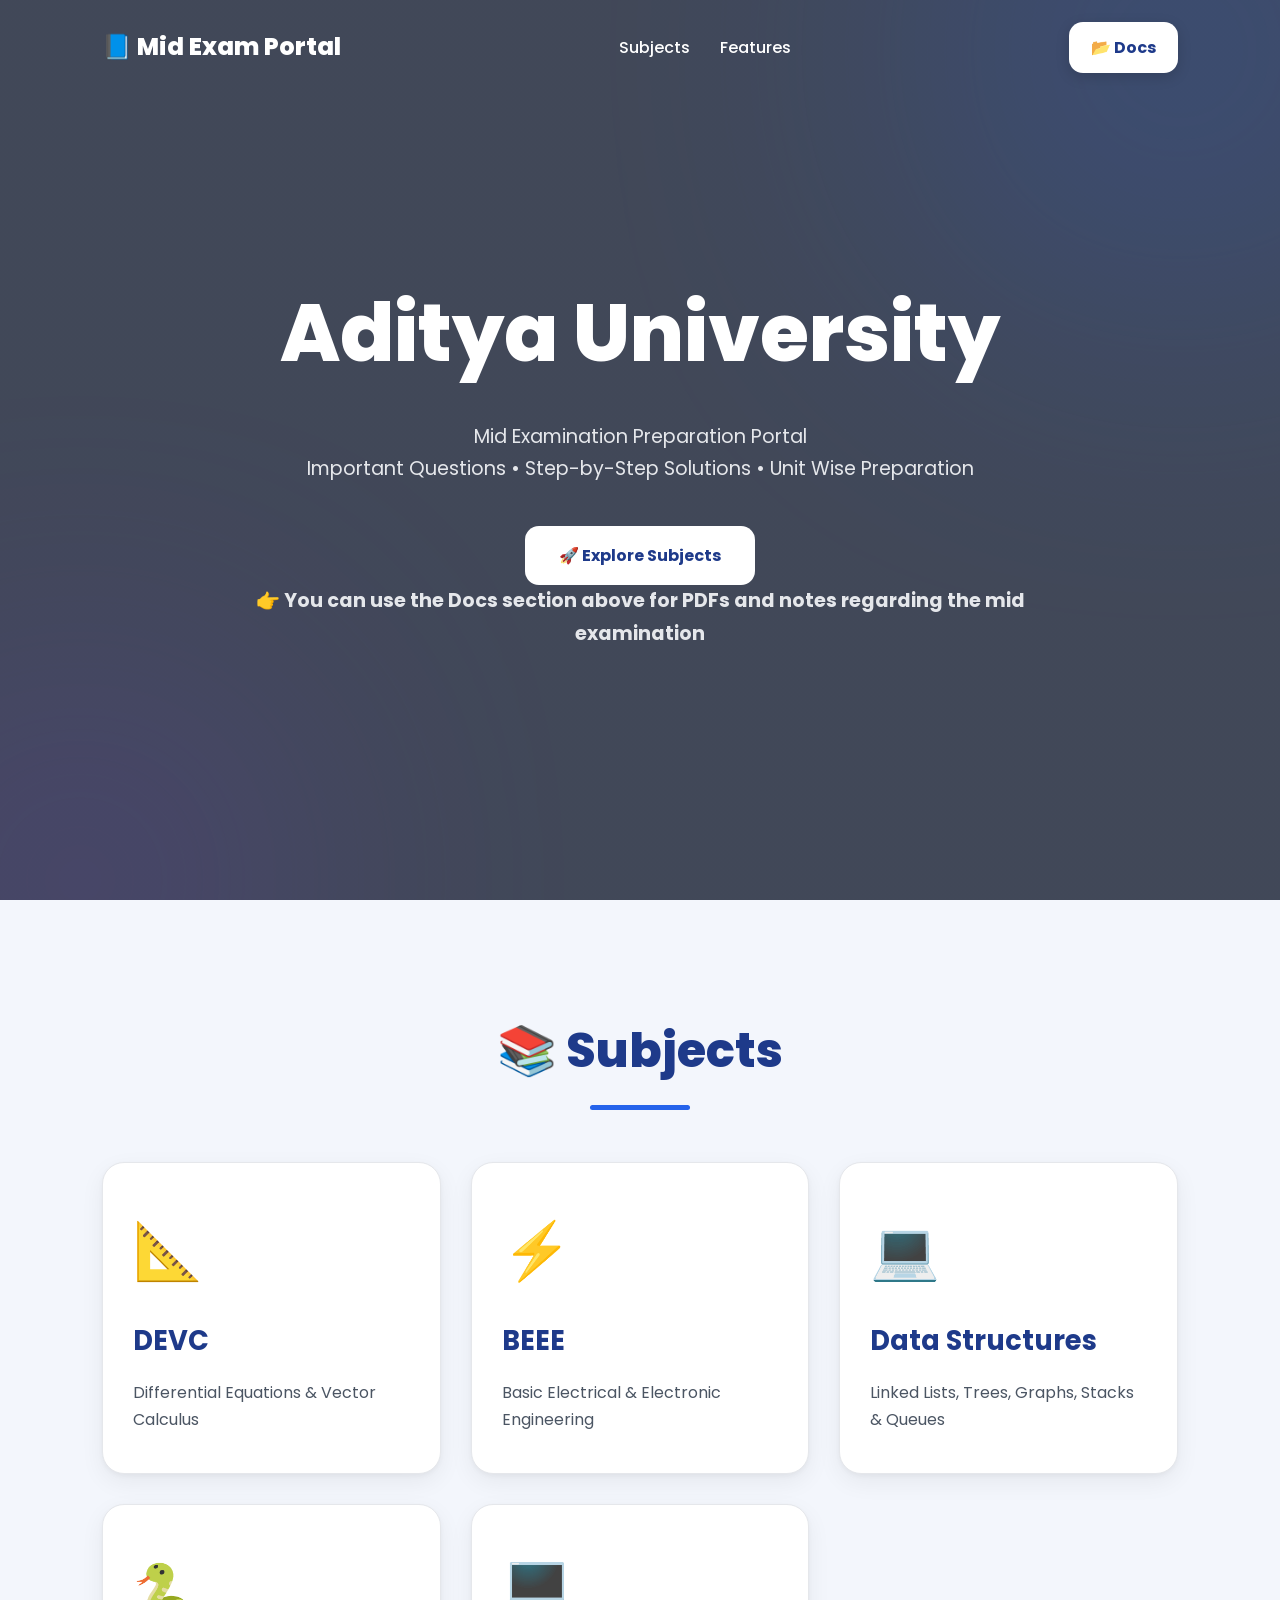
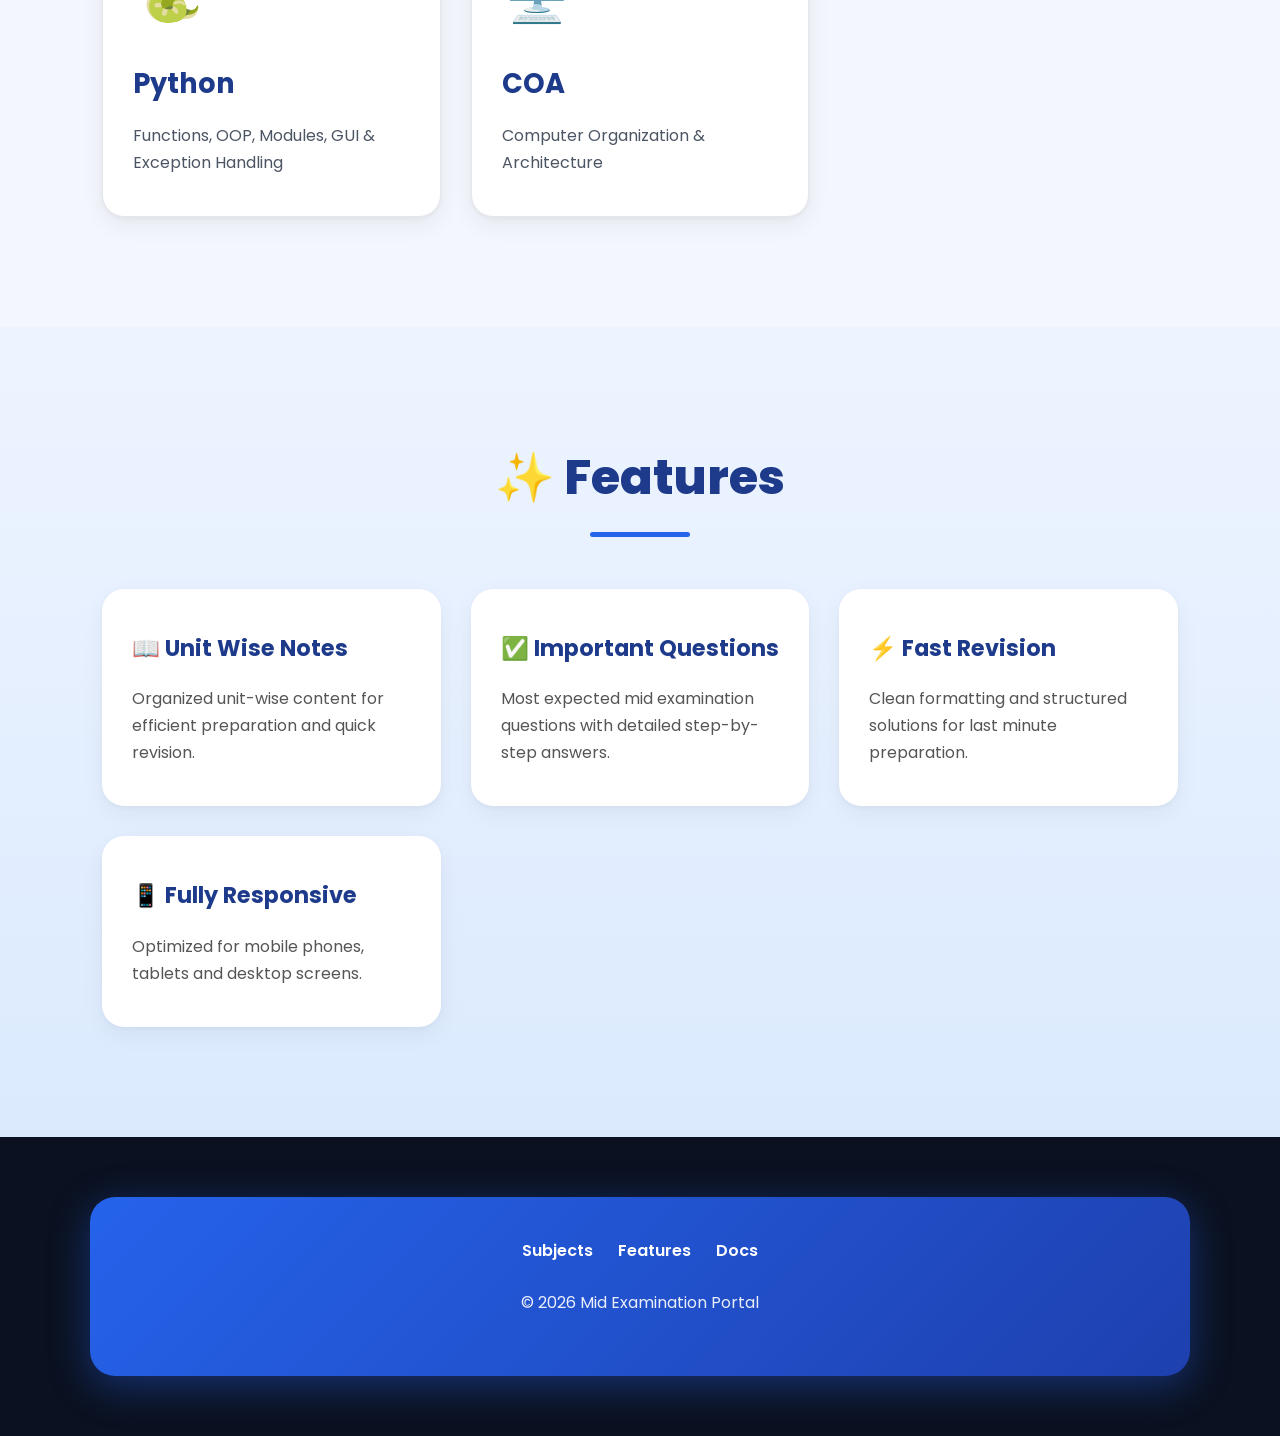
<file: index.html>
<!DOCTYPE html>
<html lang="en">

<head>
  <meta charset="UTF-8" />
  <meta name="viewport" content="width=device-width, initial-scale=1.0" />

  <title>Mid Examination Portal</title>

  <link rel="stylesheet" href="style.css">
</head>

<body>

  <!-- =========================
       HERO SECTION
  ========================== -->

  <header class="hero">

    <!-- =========================
         NAVBAR
    ========================== -->

    <nav class="navbar">

      <!-- LOGO -->

      <div class="logo">
        📘 Mid Exam Portal
      </div>

      <!-- NAV LINKS -->

      <ul class="nav-links">
        <li><a href="#subjects">Subjects</a></li>
        <li><a href="#features">Features</a></li>
      </ul>

      <!-- DOCS BUTTON -->

      <a href="docs.html" class="docs-top-btn">
        📂 Docs
      </a>

    </nav>

    <!-- =========================
         HERO CONTENT
    ========================== -->

    <div class="hero-content">

      <h1>
        Aditya University
      </h1>

      <p>
        Mid Examination Preparation Portal <br>
        Important Questions • Step-by-Step Solutions • Unit Wise Preparation
      </p>

      <a href="#subjects" class="hero-btn">
        🚀 Explore Subjects
      </a>

      <p class="hero-note">
        <strong>
          👉 You can use the Docs section above for PDFs and notes regarding the mid examination
        </strong>
      </p>

    </div>

  </header>

  <!-- =========================
       SUBJECTS SECTION
  ========================== -->

  <section id="subjects" class="subjects-section">

    <h2 class="section-title">
      📚 Subjects
    </h2>

    <div class="subjects-grid">

      <!-- DEVC -->

      <a href="devc.html" class="subject-card">

        <div class="subject-icon">
          📐
        </div>

        <h3>
          DEVC
        </h3>

        <p>
          Differential Equations & Vector Calculus
        </p>

      </a>

      <!-- BEEE -->

      <a href="beee.html" class="subject-card">

        <div class="subject-icon">
          ⚡
        </div>

        <h3>
          BEEE
        </h3>

        <p>
          Basic Electrical & Electronic Engineering
        </p>

      </a>

      <!-- DS -->

      <a href="ds.html" class="subject-card">

        <div class="subject-icon">
          💻
        </div>

        <h3>
          Data Structures
        </h3>

        <p>
          Linked Lists, Trees, Graphs, Stacks & Queues
        </p>

      </a>

      <!-- PYTHON -->

      <a href="python.html" class="subject-card">

        <div class="subject-icon">
          🐍
        </div>

        <h3>
          Python
        </h3>

        <p>
          Functions, OOP, Modules, GUI & Exception Handling
        </p>

      </a>

      <!-- COA -->

      <a href="coa.html" class="subject-card">

        <div class="subject-icon">
          🖥️
        </div>

        <h3>
          COA
        </h3>

        <p>
          Computer Organization & Architecture
        </p>

      </a>

    </div>

  </section>

  <!-- =========================
       FEATURES SECTION
  ========================== -->

  <section id="features" class="features-section">

    <h2 class="section-title">
      ✨ Features
    </h2>

    <div class="features-grid">

      <!-- FEATURE 1 -->

      <div class="feature-box">

        <h3>
          📖 Unit Wise Notes
        </h3>

        <p>
          Organized unit-wise content for efficient preparation and quick revision.
        </p>

      </div>

      <!-- FEATURE 2 -->

      <div class="feature-box">

        <h3>
          ✅ Important Questions
        </h3>

        <p>
          Most expected mid examination questions with detailed step-by-step answers.
        </p>

      </div>

      <!-- FEATURE 3 -->

      <div class="feature-box">

        <h3>
          ⚡ Fast Revision
        </h3>

        <p>
          Clean formatting and structured solutions for last minute preparation.
        </p>

      </div>

      <!-- FEATURE 4 -->

      <div class="feature-box">

        <h3>
          📱 Fully Responsive
        </h3>

        <p>
          Optimized for mobile phones, tablets and desktop screens.
        </p>

      </div>

    </div>

  </section>

  <!-- =========================
       FOOTER
  ========================== -->

  <footer class="footer">

    <div class="footer-box">

      <div class="footer-links">
        <a href="#subjects">Subjects</a>
        <a href="#features">Features</a>
        <a href="docs.html">Docs</a>
      </div>

      <p class="footer-credit">
        © 2026 Mid Examination Portal 
      </p>

    </div>

  </footer>

  <!-- =========================
       SCRIPT
  ========================== -->

  <script src="script.js"></script>

</body>

</html>
</file>
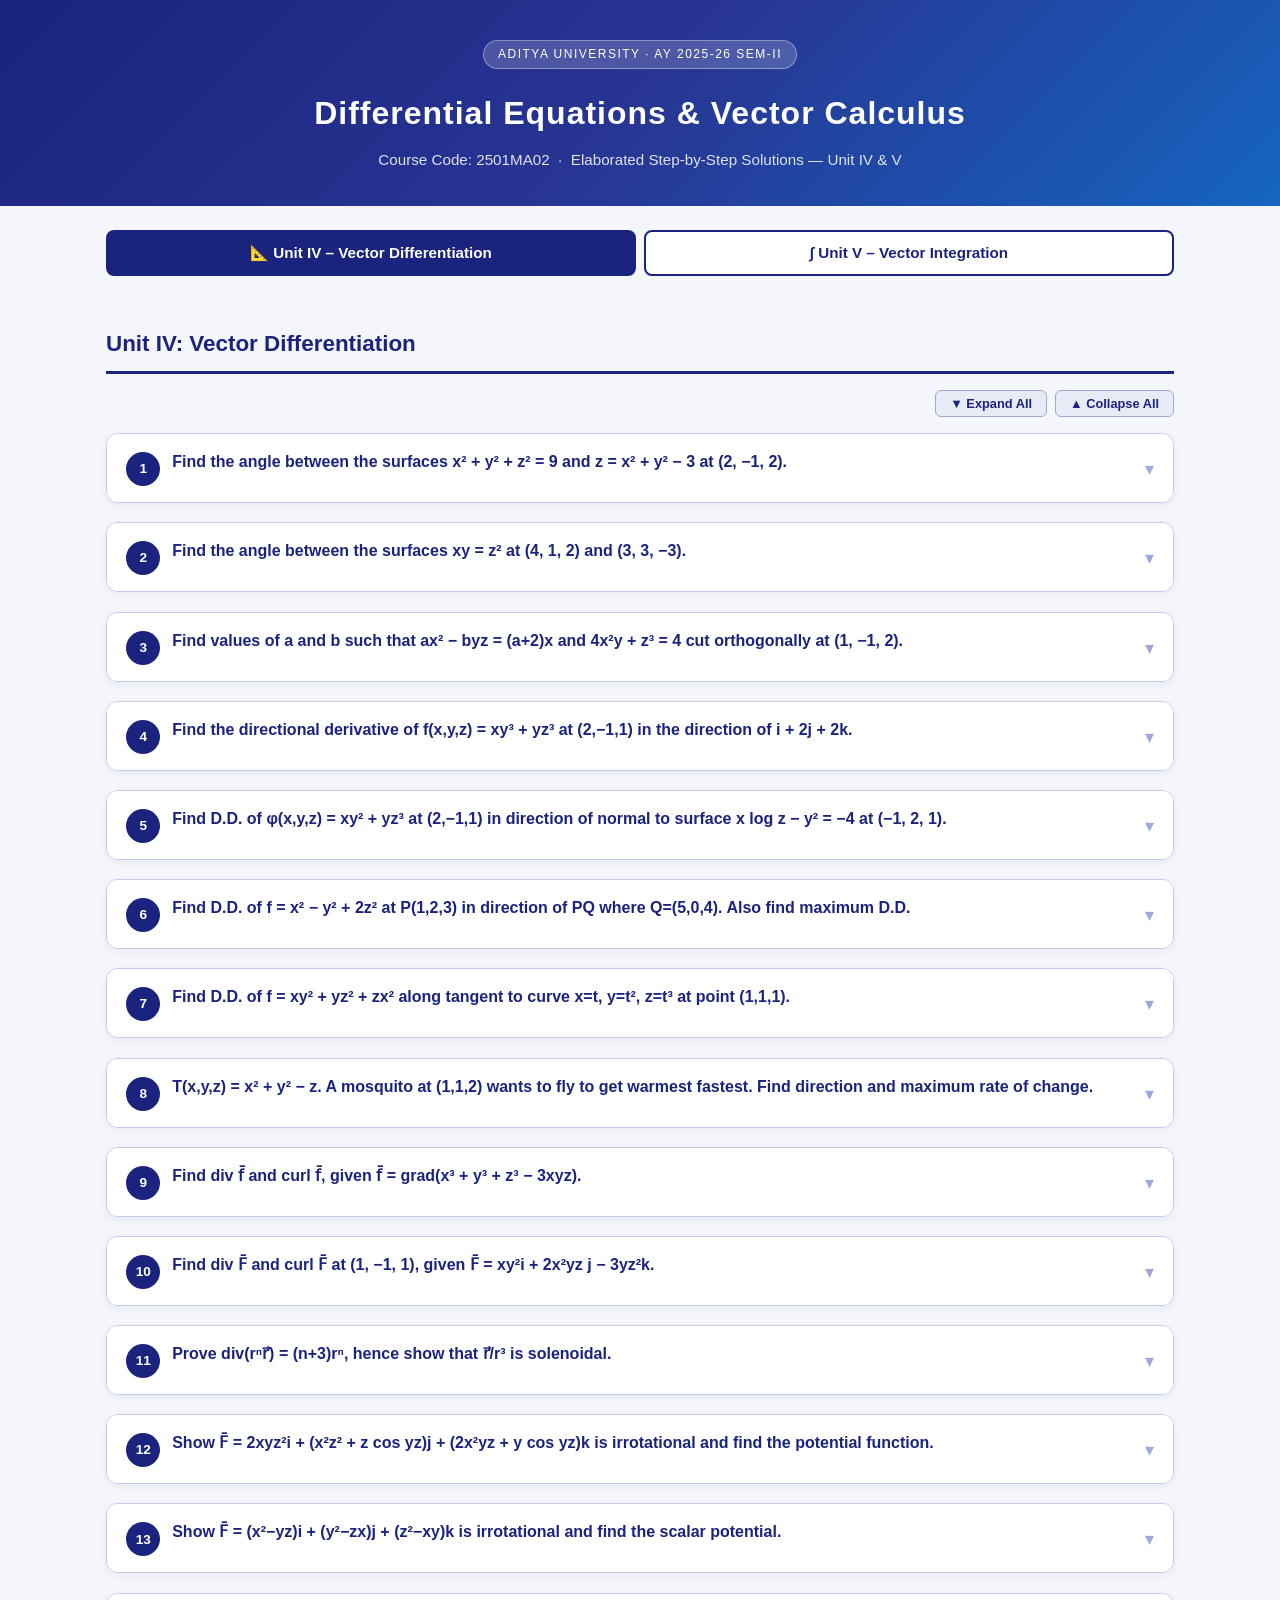
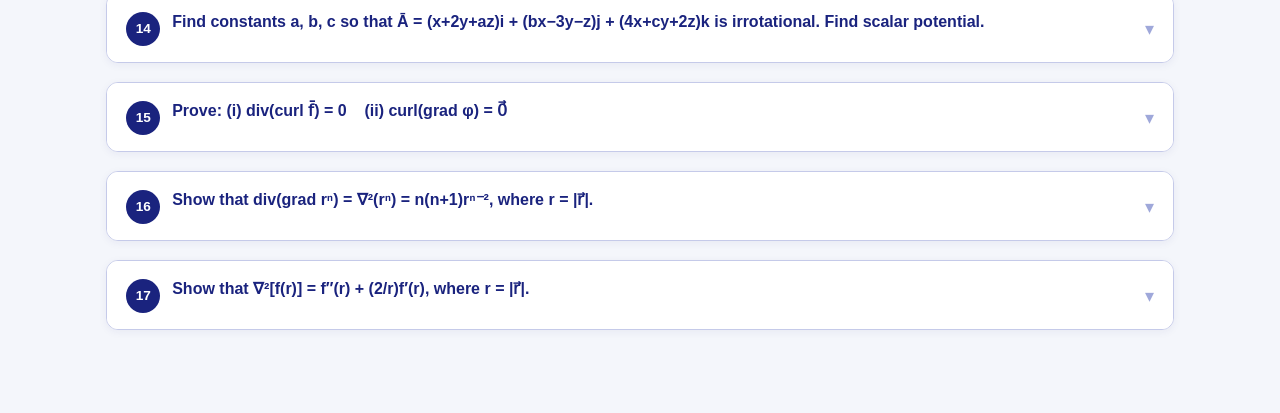
<file: devc.html>
<!DOCTYPE html>
<html lang="en">
<head>
<meta charset="UTF-8">
<meta name="viewport" content="width=device-width, initial-scale=1.0">
<title>DEVC Solutions – Unit IV & V | Aditya University</title>
<style>
*{box-sizing:border-box;margin:0;padding:0}
body{font-family:'Segoe UI',Arial,sans-serif;background:#f4f6fb;color:#1a1a2e;font-size:15px;line-height:1.75}
header{background:linear-gradient(135deg,#1a237e,#283593,#1565c0);color:#fff;text-align:center;padding:2.5rem 1.5rem 2rem}
header h1{font-size:2rem;font-weight:800;letter-spacing:1px;margin-bottom:.4rem}
header p{font-size:.95rem;opacity:.85}
.badge{display:inline-block;background:rgba(255,255,255,.18);border:1px solid rgba(255,255,255,.35);border-radius:20px;padding:3px 14px;font-size:.75rem;letter-spacing:1.5px;text-transform:uppercase;margin-bottom:1rem}
.tabs{display:flex;gap:8px;max-width:1100px;margin:1.5rem auto 0;padding:0 1rem;flex-wrap:wrap}
.tab-btn{flex:1;min-width:200px;padding:12px 20px;border:2px solid #1a237e;background:#fff;color:#1a237e;font-weight:700;font-size:.95rem;border-radius:8px;cursor:pointer;transition:all .2s}
.tab-btn.active,.tab-btn:hover{background:#1a237e;color:#fff}
.container{max-width:1100px;margin:0 auto;padding:1.5rem 1rem 4rem}
.tab-content{display:none}.tab-content.active{display:block}
.unit-title{font-size:1.4rem;font-weight:800;color:#1a237e;border-bottom:3px solid #1a237e;padding-bottom:8px;margin:1.5rem 0 1rem;display:flex;align-items:center;gap:10px}
.ctrl-bar{display:flex;justify-content:flex-end;gap:8px;margin-bottom:1rem}
.ctrl-btn{background:#e8eaf6;border:1px solid #9fa8da;color:#1a237e;font-weight:600;font-size:.8rem;padding:5px 14px;border-radius:6px;cursor:pointer}
.ctrl-btn:hover{background:#1a237e;color:#fff}

/* Question Card */
.q-card{background:#fff;border:1px solid #c5cae9;border-radius:12px;margin-bottom:1.2rem;box-shadow:0 2px 8px rgba(26,35,126,.06);overflow:hidden;transition:box-shadow .2s}
.q-card:hover{box-shadow:0 4px 18px rgba(26,35,126,.13)}
.q-header{display:flex;align-items:flex-start;gap:12px;padding:1rem 1.2rem;cursor:pointer;user-select:none;background:#fff}
.q-num{flex-shrink:0;width:34px;height:34px;background:#1a237e;color:#fff;border-radius:50%;display:flex;align-items:center;justify-content:center;font-weight:800;font-size:.85rem;margin-top:2px}
.q-text{flex:1;font-weight:600;font-size:1rem;color:#1a237e;line-height:1.5}
.q-toggle{flex-shrink:0;font-size:1.1rem;color:#9fa8da;margin-top:4px;transition:transform .25s}
.q-card.open .q-toggle{transform:rotate(180deg);color:#1a237e}
.q-body{display:none;border-top:2px solid #e8eaf6;background:#f8f9ff}
.q-card.open .q-body{display:block}
.q-body-inner{padding:1.4rem 1.5rem}

/* Steps */
.step-group{margin-bottom:1.1rem}
.step-label{display:inline-block;background:#1a237e;color:#fff;font-size:.72rem;font-weight:700;letter-spacing:1.5px;text-transform:uppercase;padding:3px 10px;border-radius:4px 4px 0 0;margin-bottom:0}
.step-body{background:#eef0fb;border-left:4px solid #1a237e;border-radius:0 6px 6px 6px;padding:10px 14px}
.step-body p,.step-body li{margin-bottom:4px;font-size:.95rem}

/* Key concept box */
.concept-box{background:#fff8e1;border-left:4px solid #f9a825;border-radius:0 6px 6px 0;padding:10px 14px;margin-bottom:1rem;font-size:.93rem}
.concept-box strong{color:#e65100}

/* Math display */
.math{display:block;background:#1a1a2e;color:#90caf9;font-family:'Courier New',monospace;font-size:.93rem;padding:10px 16px;border-radius:6px;margin:8px 0;white-space:pre-wrap;line-height:1.9}
.math-inline{font-family:'Courier New',monospace;background:#e8eaf6;color:#1a237e;padding:1px 5px;border-radius:3px;font-size:.92rem}

/* Note */
.note{background:#fff3e0;border-left:4px solid #ff8f00;border-radius:0 6px 6px 0;padding:8px 12px;margin:8px 0;font-size:.88rem;color:#7a4000}

/* Answer */
.ans-box{background:linear-gradient(90deg,#e8f5e9,#f1f8e9);border:2px solid #43a047;border-radius:8px;padding:12px 18px;margin-top:1rem;display:flex;gap:10px;align-items:flex-start}
.ans-icon{font-size:1.3rem;flex-shrink:0}
.ans-text{font-weight:700;font-size:1rem;color:#1b5e20}

/* Verify badge */
.verify{display:inline-flex;align-items:center;gap:5px;background:#e8f5e9;border:1px solid #a5d6a7;color:#1b5e20;font-size:.75rem;font-weight:700;padding:3px 10px;border-radius:20px;margin-bottom:.7rem;letter-spacing:.5px}

@media print{
  .tabs,.ctrl-bar{display:none}
  .tab-content{display:block!important}
  .q-body{display:block!important}
  .q-toggle{display:none}
  body{background:#fff}
  .q-card{box-shadow:none;border:1px solid #ccc;page-break-inside:avoid}
}
</style>
</head>
<body>

<header>
  <div class="badge">Aditya University · AY 2025-26 SEM-II</div>
  <h1>Differential Equations &amp; Vector Calculus</h1>
  <p>Course Code: 2501MA02 &nbsp;·&nbsp; Elaborated Step-by-Step Solutions — Unit IV &amp; V</p>
</header>

<div class="tabs">
  <button class="tab-btn active" onclick="switchTab('u4')">📐 Unit IV – Vector Differentiation</button>
  <button class="tab-btn" onclick="switchTab('u5')">∫ Unit V – Vector Integration</button>
</div>

<div class="container">

<!-- ═══════════════════════════ UNIT IV ═══════════════════════════ -->
<div id="u4" class="tab-content active">
<div class="unit-title">Unit IV: Vector Differentiation</div>
<div class="ctrl-bar">
  <button class="ctrl-btn" onclick="expandAll('u4')">▼ Expand All</button>
  <button class="ctrl-btn" onclick="collapseAll('u4')">▲ Collapse All</button>
</div>

<!-- Q1 -->
<div class="q-card" onclick="toggle(this)">
<div class="q-header"><div class="q-num">1</div>
<div class="q-text">Find the angle between the surfaces x² + y² + z² = 9 and z = x² + y² − 3 at (2, −1, 2).</div>
<div class="q-toggle">▾</div></div>
<div class="q-body"><div class="q-body-inner">

<div class="concept-box"><strong>Key Formula:</strong> Angle between two surfaces = angle between their normal vectors (gradients).<br>
cos θ = (∇φ₁ · ∇φ₂) / (|∇φ₁| × |∇φ₂|)</div>

<div class="step-group">
<div class="step-label">Step 1 — Define the two surface functions</div>
<div class="step-body">
<p>φ₁ = x² + y² + z² − 9 &nbsp;&nbsp;&nbsp; (first surface)</p>
<p>φ₂ = x² + y² − z − 3 &nbsp;&nbsp;&nbsp; (rearranging z = x² + y² − 3)</p>
</div></div>

<div class="step-group">
<div class="step-label">Step 2 — Compute ∇φ₁ (Normal to first surface)</div>
<div class="step-body">
<code class="math">∇φ₁ = (∂φ₁/∂x)i + (∂φ₁/∂y)j + (∂φ₁/∂z)k
     = 2x i + 2y j + 2z k

At point (2, −1, 2):
n₁ = 2(2)i + 2(−1)j + 2(2)k = 4i − 2j + 4k</code>
</div></div>

<div class="step-group">
<div class="step-label">Step 3 — Compute ∇φ₂ (Normal to second surface)</div>
<div class="step-body">
<code class="math">∇φ₂ = (∂φ₂/∂x)i + (∂φ₂/∂y)j + (∂φ₂/∂z)k
     = 2x i + 2y j + (−1)k

At point (2, −1, 2):
n₂ = 2(2)i + 2(−1)j + (−1)k = 4i − 2j − k</code>
</div></div>

<div class="step-group">
<div class="step-label">Step 4 — Compute dot product and magnitudes</div>
<div class="step-body">
<code class="math">n₁ · n₂ = (4)(4) + (−2)(−2) + (4)(−1) = 16 + 4 − 4 = 16

|n₁| = √(4² + (−2)² + 4²) = √(16 + 4 + 16) = √36 = 6

|n₂| = √(4² + (−2)² + (−1)²) = √(16 + 4 + 1) = √21</code>
</div></div>

<div class="step-group">
<div class="step-label">Step 5 — Find the angle</div>
<div class="step-body">
<code class="math">cos θ = (n₁ · n₂) / (|n₁| × |n₂|)
      = 16 / (6 × √21)
      = 16 / (6√21)
      = 8 / (3√21)</code>
</div></div>

<div class="ans-box"><div class="ans-icon">✅</div>
<div class="ans-text">θ = cos⁻¹(8 / 3√21) ≈ 54.41°</div></div>

</div></div></div>

<!-- Q2 -->
<div class="q-card" onclick="toggle(this)">
<div class="q-header"><div class="q-num">2</div>
<div class="q-text">Find the angle between the surfaces xy = z² at (4, 1, 2) and (3, 3, −3).</div>
<div class="q-toggle">▾</div></div>
<div class="q-body"><div class="q-body-inner">

<div class="note">📌 <strong>Note:</strong> This is ONE surface φ = xy − z² = 0 with two different points. Find the angle between the normals at these two points.</div>

<div class="step-group">
<div class="step-label">Step 1 — Define the surface and compute ∇φ</div>
<div class="step-body">
<code class="math">φ = xy − z²

∇φ = (∂φ/∂x)i + (∂φ/∂y)j + (∂φ/∂z)k
   = y i + x j − 2z k</code>
</div></div>

<div class="step-group">
<div class="step-label">Step 2 — Normal at point A = (4, 1, 2)</div>
<div class="step-body">
<code class="math">n₁ = y i + x j − 2z k  at (4,1,2)
   = (1)i + (4)j − 2(2)k
   = i + 4j − 4k

|n₁| = √(1² + 4² + (−4)²) = √(1 + 16 + 16) = √33</code>
</div></div>

<div class="step-group">
<div class="step-label">Step 3 — Normal at point B = (3, 3, −3)</div>
<div class="step-body">
<code class="math">n₂ = y i + x j − 2z k  at (3,3,−3)
   = (3)i + (3)j − 2(−3)k
   = 3i + 3j + 6k

|n₂| = √(3² + 3² + 6²) = √(9 + 9 + 36) = √54 = 3√6</code>
</div></div>

<div class="step-group">
<div class="step-label">Step 4 — Dot product and angle</div>
<div class="step-body">
<code class="math">n₁ · n₂ = (1)(3) + (4)(3) + (−4)(6) = 3 + 12 − 24 = −9

cos θ = −9 / (√33 × 3√6)
      = −9 / (3√198)
      = −3 / √198
      = −3 / (3√22)
      = −1 / √22</code>
</div></div>

<div class="ans-box"><div class="ans-icon">✅</div>
<div class="ans-text">θ = cos⁻¹(−1/√22) ≈ 102.3° &nbsp;&nbsp; (Acute angle ≈ 77.7°)</div></div>

</div></div></div>

<!-- Q3 -->
<div class="q-card" onclick="toggle(this)">
<div class="q-header"><div class="q-num">3</div>
<div class="q-text">Find values of a and b such that ax² − byz = (a+2)x and 4x²y + z³ = 4 cut orthogonally at (1, −1, 2).</div>
<div class="q-toggle">▾</div></div>
<div class="q-body"><div class="q-body-inner">

<div class="concept-box"><strong>Key Concept:</strong> Two surfaces are orthogonal ⟺ their normal vectors are perpendicular ⟺ <strong>n₁ · n₂ = 0</strong></div>

<div class="step-group">
<div class="step-label">Step 1 — Write surface functions</div>
<div class="step-body">
<code class="math">φ₁ = ax² − byz − (a+2)x
φ₂ = 4x²y + z³ − 4</code>
</div></div>

<div class="step-group">
<div class="step-label">Step 2 — Compute ∇φ₁ at (1, −1, 2)</div>
<div class="step-body">
<code class="math">∂φ₁/∂x = 2ax − (a+2)  →  at x=1: 2a − (a+2) = a − 2
∂φ₁/∂y = −bz          →  at z=2:  −2b
∂φ₁/∂z = −by          →  at y=−1: b

∴ n₁ = (a−2)i − 2b j + b k</code>
</div></div>

<div class="step-group">
<div class="step-label">Step 3 — Compute ∇φ₂ at (1, −1, 2)</div>
<div class="step-body">
<code class="math">∂φ₂/∂x = 8xy  →  8(1)(−1) = −8
∂φ₂/∂y = 4x²  →  4(1) = 4
∂φ₂/∂z = 3z²  →  3(4) = 12

∴ n₂ = −8i + 4j + 12k</code>
</div></div>

<div class="step-group">
<div class="step-label">Step 4 — Condition 1: Point (1,−1,2) lies on φ₁ = 0</div>
<div class="step-body">
<code class="math">φ₁(1,−1,2) = 0
a(1)² − b(−1)(2) − (a+2)(1) = 0
a + 2b − a − 2 = 0
2b = 2
∴ b = 1</code>
</div></div>

<div class="step-group">
<div class="step-label">Step 5 — Condition 2: Orthogonality  n₁ · n₂ = 0</div>
<div class="step-body">
<code class="math">(a−2)(−8) + (−2b)(4) + (b)(12) = 0
−8a + 16 − 8b + 12b = 0
−8a + 16 + 4b = 0

Substituting b = 1:
−8a + 16 + 4 = 0
−8a = −20
∴ a = 5/2</code>
</div></div>

<div class="ans-box"><div class="ans-icon">✅</div>
<div class="ans-text">a = 5/2 ,&nbsp;&nbsp; b = 1</div></div>

</div></div></div>

<!-- Q4 -->
<div class="q-card" onclick="toggle(this)">
<div class="q-header"><div class="q-num">4</div>
<div class="q-text">Find the directional derivative of f(x,y,z) = xy³ + yz³ at (2,−1,1) in the direction of i + 2j + 2k.</div>
<div class="q-toggle">▾</div></div>
<div class="q-body"><div class="q-body-inner">

<div class="concept-box"><strong>Key Formula:</strong> Directional Derivative = ∇f · â &nbsp; where â = a⃗/|a⃗| is the unit vector in the given direction.</div>

<div class="step-group">
<div class="step-label">Step 1 — Compute gradient ∇f (general)</div>
<div class="step-body">
<code class="math">f = xy³ + yz³

∂f/∂x = y³
∂f/∂y = 3xy² + z³
∂f/∂z = 3yz²

∴ ∇f = y³ i + (3xy² + z³) j + 3yz² k</code>
</div></div>

<div class="step-group">
<div class="step-label">Step 2 — Evaluate ∇f at (2, −1, 1)</div>
<div class="step-body">
<code class="math">∂f/∂x = (−1)³ = −1
∂f/∂y = 3(2)(−1)² + (1)³ = 6 + 1 = 7
∂f/∂z = 3(−1)(1)² = −3

∴ ∇f at (2,−1,1) = −i + 7j − 3k</code>
</div></div>

<div class="step-group">
<div class="step-label">Step 3 — Find unit vector â</div>
<div class="step-body">
<code class="math">a⃗ = i + 2j + 2k
|a⃗| = √(1² + 2² + 2²) = √(1 + 4 + 4) = √9 = 3

â = (1/3)i + (2/3)j + (2/3)k</code>
</div></div>

<div class="step-group">
<div class="step-label">Step 4 — Compute Directional Derivative</div>
<div class="step-body">
<code class="math">D.D. = ∇f · â
     = (−1)(1/3) + (7)(2/3) + (−3)(2/3)
     = −1/3 + 14/3 − 6/3
     = (−1 + 14 − 6) / 3
     = 7/3</code>
</div></div>

<div class="ans-box"><div class="ans-icon">✅</div>
<div class="ans-text">Directional Derivative = 7/3</div></div>

</div></div></div>

<!-- Q5 -->
<div class="q-card" onclick="toggle(this)">
<div class="q-header"><div class="q-num">5</div>
<div class="q-text">Find D.D. of φ(x,y,z) = xy² + yz³ at (2,−1,1) in direction of normal to surface x log z − y² = −4 at (−1, 2, 1).</div>
<div class="q-toggle">▾</div></div>
<div class="q-body"><div class="q-body-inner">

<div class="step-group">
<div class="step-label">Step 1 — Compute ∇φ at point (2, −1, 1)</div>
<div class="step-body">
<code class="math">φ = xy² + yz³

∂φ/∂x = y²    →  (−1)² = 1
∂φ/∂y = 2xy + z³  →  2(2)(−1) + 1 = −4 + 1 = −3
∂φ/∂z = 3yz²  →  3(−1)(1) = −3

∴ ∇φ at (2,−1,1) = i − 3j − 3k</code>
</div></div>

<div class="step-group">
<div class="step-label">Step 2 — Find normal to surface ψ = x log z − y² + 4 = 0 at (−1, 2, 1)</div>
<div class="step-body">
<code class="math">∂ψ/∂x = log z  →  log(1) = 0
∂ψ/∂y = −2y   →  −2(2) = −4
∂ψ/∂z = x/z   →  (−1)/1 = −1

∇ψ at (−1,2,1) = 0i − 4j − k

|∇ψ| = √(0² + (−4)² + (−1)²) = √(0 + 16 + 1) = √17

Unit normal n̂ = (−4j − k) / √17</code>
</div></div>

<div class="step-group">
<div class="step-label">Step 3 — Compute Directional Derivative</div>
<div class="step-body">
<code class="math">D.D. = ∇φ · n̂
     = (i − 3j − 3k) · (0i − 4j − k) / √17
     = [(1)(0) + (−3)(−4) + (−3)(−1)] / √17
     = [0 + 12 + 3] / √17
     = 15 / √17</code>
</div></div>

<div class="ans-box"><div class="ans-icon">✅</div>
<div class="ans-text">Directional Derivative = 15/√17</div></div>

</div></div></div>

<!-- Q6 -->
<div class="q-card" onclick="toggle(this)">
<div class="q-header"><div class="q-num">6</div>
<div class="q-text">Find D.D. of f = x² − y² + 2z² at P(1,2,3) in direction of PQ where Q=(5,0,4). Also find maximum D.D.</div>
<div class="q-toggle">▾</div></div>
<div class="q-body"><div class="q-body-inner">

<div class="step-group">
<div class="step-label">Step 1 — Compute ∇f at P(1, 2, 3)</div>
<div class="step-body">
<code class="math">f = x² − y² + 2z²

∂f/∂x = 2x = 2(1) = 2
∂f/∂y = −2y = −2(2) = −4
∂f/∂z = 4z = 4(3) = 12

∴ ∇f at P(1,2,3) = 2i − 4j + 12k</code>
</div></div>

<div class="step-group">
<div class="step-label">Step 2 — Find direction vector PQ⃗</div>
<div class="step-body">
<code class="math">PQ⃗ = Q − P = (5−1)i + (0−2)j + (4−3)k = 4i − 2j + k

|PQ| = √(4² + (−2)² + 1²) = √(16 + 4 + 1) = √21

Unit vector â = (4i − 2j + k) / √21</code>
</div></div>

<div class="step-group">
<div class="step-label">Step 3 — Compute D.D. in direction PQ</div>
<div class="step-body">
<code class="math">D.D. = ∇f · â
     = [(2)(4) + (−4)(−2) + (12)(1)] / √21
     = [8 + 8 + 12] / √21
     = 28 / √21
     = 28√21 / 21
     = 4√21 / 3     (rationalised)</code>
</div></div>

<div class="step-group">
<div class="step-label">Step 4 — Maximum Directional Derivative = |∇f|</div>
<div class="step-body">
<code class="math">Maximum D.D. = |∇f|
= √(2² + (−4)² + 12²)
= √(4 + 16 + 144)
= √164
= 2√41</code>
</div></div>

<div class="ans-box"><div class="ans-icon">✅</div>
<div class="ans-text">D.D. along PQ = 28/√21 = 4√21/3 &nbsp;&nbsp;&nbsp; Maximum D.D. = 2√41</div></div>

</div></div></div>

<!-- Q7 -->
<div class="q-card" onclick="toggle(this)">
<div class="q-header"><div class="q-num">7</div>
<div class="q-text">Find D.D. of f = xy² + yz² + zx² along tangent to curve x=t, y=t², z=t³ at point (1,1,1).</div>
<div class="q-toggle">▾</div></div>
<div class="q-body"><div class="q-body-inner">

<div class="step-group">
<div class="step-label">Step 1 — Compute ∇f at (1, 1, 1)</div>
<div class="step-body">
<code class="math">f = xy² + yz² + zx²

∂f/∂x = y² + 2zx  →  1 + 2(1)(1) = 3
∂f/∂y = 2xy + z²  →  2(1)(1) + 1 = 3
∂f/∂z = 2yz + x²  →  2(1)(1) + 1 = 3

∴ ∇f at (1,1,1) = 3i + 3j + 3k</code>
</div></div>

<div class="step-group">
<div class="step-label">Step 2 — Find tangent vector to curve at t = 1</div>
<div class="step-body">
<code class="math">r⃗(t) = t i + t² j + t³ k

Tangent vector T⃗ = dr⃗/dt = i + 2t j + 3t² k

At point (1,1,1):  t = 1  [since x=t=1, y=t²=1, z=t³=1]

T⃗ = i + 2(1)j + 3(1)²k = i + 2j + 3k

|T⃗| = √(1² + 2² + 3²) = √(1 + 4 + 9) = √14

Unit tangent T̂ = (i + 2j + 3k) / √14</code>
</div></div>

<div class="step-group">
<div class="step-label">Step 3 — Compute D.D. along tangent</div>
<div class="step-body">
<code class="math">D.D. = ∇f · T̂
     = [(3)(1) + (3)(2) + (3)(3)] / √14
     = [3 + 6 + 9] / √14
     = 18 / √14
     = 18√14 / 14
     = 9√14 / 7     (rationalised)</code>
</div></div>

<div class="ans-box"><div class="ans-icon">✅</div>
<div class="ans-text">D.D. along tangent = 18/√14</div></div>

</div></div></div>

<!-- Q8 -->
<div class="q-card" onclick="toggle(this)">
<div class="q-header"><div class="q-num">8</div>
<div class="q-text">T(x,y,z) = x² + y² − z. A mosquito at (1,1,2) wants to fly to get warmest fastest. Find direction and maximum rate of change.</div>
<div class="q-toggle">▾</div></div>
<div class="q-body"><div class="q-body-inner">

<div class="concept-box"><strong>Concept:</strong> Temperature increases fastest in the direction of the gradient ∇T. The maximum rate of change = |∇T|.</div>

<div class="step-group">
<div class="step-label">Step 1 — Compute gradient ∇T</div>
<div class="step-body">
<code class="math">T = x² + y² − z

∂T/∂x = 2x
∂T/∂y = 2y
∂T/∂z = −1

∴ ∇T = 2x i + 2y j − k</code>
</div></div>

<div class="step-group">
<div class="step-label">Step 2 — Evaluate ∇T at (1, 1, 2)</div>
<div class="step-body">
<code class="math">∇T = 2(1)i + 2(1)j − k = 2i + 2j − k</code>
</div></div>

<div class="step-group">
<div class="step-label">Step 3 — Find maximum rate of change</div>
<div class="step-body">
<code class="math">Maximum rate = |∇T|
= √(2² + 2² + (−1)²)
= √(4 + 4 + 1)
= √9 = 3</code>
</div></div>

<div class="ans-box"><div class="ans-icon">✅</div>
<div class="ans-text">Direction: 2i + 2j − k &nbsp;&nbsp; Maximum rate of change of temperature = 3</div></div>

</div></div></div>

<!-- Q9 -->
<div class="q-card" onclick="toggle(this)">
<div class="q-header"><div class="q-num">9</div>
<div class="q-text">Find div f̄ and curl f̄, given f̄ = grad(x³ + y³ + z³ − 3xyz).</div>
<div class="q-toggle">▾</div></div>
<div class="q-body"><div class="q-body-inner">

<div class="step-group">
<div class="step-label">Step 1 — Find f̄ = ∇φ where φ = x³ + y³ + z³ − 3xyz</div>
<div class="step-body">
<code class="math">∂φ/∂x = 3x² − 3yz
∂φ/∂y = 3y² − 3xz
∂φ/∂z = 3z² − 3xy

∴ f̄ = (3x² − 3yz)i + (3y² − 3xz)j + (3z² − 3xy)k</code>
</div></div>

<div class="step-group">
<div class="step-label">Step 2 — Find div f̄</div>
<div class="step-body">
<code class="math">div f̄ = ∂/∂x(3x²−3yz) + ∂/∂y(3y²−3xz) + ∂/∂z(3z²−3xy)
      = 6x + 6y + 6z
      = 6(x + y + z)</code>
</div></div>

<div class="step-group">
<div class="step-label">Step 3 — Find curl f̄</div>
<div class="step-body">
<code class="math">Since f̄ = ∇φ is a gradient of a scalar function (conservative field),
by the standard identity:

curl(∇φ) = 0   for any scalar function φ

∴ curl f̄ = 0⃗</code>
</div></div>

<div class="ans-box"><div class="ans-icon">✅</div>
<div class="ans-text">div f̄ = 6(x + y + z) &nbsp;&nbsp;&nbsp;&nbsp; curl f̄ = 0⃗</div></div>

</div></div></div>

<!-- Q10 -->
<div class="q-card" onclick="toggle(this)">
<div class="q-header"><div class="q-num">10</div>
<div class="q-text">Find div F̄ and curl F̄ at (1, −1, 1), given F̄ = xy²i + 2x²yz j − 3yz²k.</div>
<div class="q-toggle">▾</div></div>
<div class="q-body"><div class="q-body-inner">

<div class="step-group">
<div class="step-label">Step 1 — Identify components</div>
<div class="step-body">
<code class="math">P = xy²,   Q = 2x²yz,   R = −3yz²</code>
</div></div>

<div class="step-group">
<div class="step-label">Step 2 — Compute div F̄</div>
<div class="step-body">
<code class="math">div F̄ = ∂P/∂x + ∂Q/∂y + ∂R/∂z
      = y² + 2x²z + (−6yz)
      = y² + 2x²z − 6yz

At (1, −1, 1):
div F̄ = (−1)² + 2(1)²(1) − 6(−1)(1)
      = 1 + 2 + 6 = 9</code>
</div></div>

<div class="step-group">
<div class="step-label">Step 3 — Compute curl F̄ using determinant form</div>
<div class="step-body">
<code class="math">curl F̄ = |  i       j       k    |
          | ∂/∂x   ∂/∂y   ∂/∂z |
          |  P       Q       R   |

i-component: ∂R/∂y − ∂Q/∂z = (−3z²) − (2x²y) = −3z² − 2x²y
j-component: −(∂R/∂x − ∂P/∂z) = −(0 − 0) = 0
k-component: ∂Q/∂x − ∂P/∂y = 4xyz − 2xy</code>
</div></div>

<div class="step-group">
<div class="step-label">Step 4 — Evaluate curl F̄ at (1, −1, 1)</div>
<div class="step-body">
<code class="math">i-comp: −3(1)² − 2(1)²(−1) = −3 + 2 = −1
j-comp: 0
k-comp: 4(1)(−1)(1) − 2(1)(−1) = −4 + 2 = −2

∴ curl F̄ = −i + 0j − 2k = −i − 2k</code>
</div></div>

<div class="ans-box"><div class="ans-icon">✅</div>
<div class="ans-text">div F̄ = 9 &nbsp;&nbsp;&nbsp;&nbsp; curl F̄ = −i − 2k &nbsp;&nbsp; at (1, −1, 1)</div></div>

</div></div></div>

<!-- Q11 -->
<div class="q-card" onclick="toggle(this)">
<div class="q-header"><div class="q-num">11</div>
<div class="q-text">Prove div(rⁿr⃗) = (n+3)rⁿ, hence show that r⃗/r³ is solenoidal.</div>
<div class="q-toggle">▾</div></div>
<div class="q-body"><div class="q-body-inner">

<div class="concept-box"><strong>Given:</strong> r⃗ = xi + yj + zk, &nbsp; r = |r⃗| = √(x²+y²+z²) <br>
<strong>Standard results:</strong> div r⃗ = 3 &nbsp;&nbsp; ∇(rⁿ) = nrⁿ⁻²r⃗</div>

<div class="step-group">
<div class="step-label">Step 1 — Apply product rule for divergence</div>
<div class="step-body">
<code class="math">div(rⁿ r⃗) = rⁿ(div r⃗) + r⃗ · ∇(rⁿ)</code>
</div></div>

<div class="step-group">
<div class="step-label">Step 2 — Compute each part</div>
<div class="step-body">
<code class="math">Part 1:  div r⃗ = ∂x/∂x + ∂y/∂y + ∂z/∂z = 1 + 1 + 1 = 3

Part 2:  ∇(rⁿ) = n·rⁿ⁻¹·∇r = n·rⁿ⁻¹·(r⃗/r) = n·rⁿ⁻²·r⃗

         r⃗ · ∇(rⁿ) = r⃗ · (n·rⁿ⁻²·r⃗)
                   = n·rⁿ⁻²·(r⃗·r⃗)
                   = n·rⁿ⁻²·r²      [since r⃗·r⃗ = r²]
                   = n·rⁿ</code>
</div></div>

<div class="step-group">
<div class="step-label">Step 3 — Combine and conclude</div>
<div class="step-body">
<code class="math">div(rⁿ r⃗) = rⁿ · 3 + n·rⁿ
           = 3rⁿ + nrⁿ
           = (n + 3)rⁿ    ∎   Proved.</code>
</div></div>

<div class="step-group">
<div class="step-label">Step 4 — Show r⃗/r³ is solenoidal</div>
<div class="step-body">
<code class="math">r⃗/r³ = r⁻³·r⃗   →   this is of the form rⁿ·r⃗ with n = −3

Using the proved result:
div(r⁻³·r⃗) = (−3 + 3)·r⁻³
            = 0·r⁻³
            = 0

Since div(r⃗/r³) = 0,  the field r⃗/r³ is solenoidal.   ∎</code>
</div></div>

<div class="ans-box"><div class="ans-icon">✅</div>
<div class="ans-text">div(rⁿr⃗) = (n+3)rⁿ  Proved. &nbsp;&nbsp; r⃗/r³ is solenoidal since div = 0 when n = −3.</div></div>

</div></div></div>

<!-- Q12 -->
<div class="q-card" onclick="toggle(this)">
<div class="q-header"><div class="q-num">12</div>
<div class="q-text">Show F̄ = 2xyz²i + (x²z² + z cos yz)j + (2x²yz + y cos yz)k is irrotational and find the potential function.</div>
<div class="q-toggle">▾</div></div>
<div class="q-body"><div class="q-body-inner">

<div class="step-group">
<div class="step-label">Step 1 — Identify P, Q, R</div>
<div class="step-body">
<code class="math">P = 2xyz²
Q = x²z² + z cos yz
R = 2x²yz + y cos yz</code>
</div></div>

<div class="step-group">
<div class="step-label">Step 2 — Check curl F̄ = 0 (compute all three components)</div>
<div class="step-body">
<code class="math">i-component = ∂R/∂y − ∂Q/∂z
∂R/∂y = 2x²z + cos yz − yz sin yz
∂Q/∂z = 2x²z + cos yz − yz sin yz
i-comp = 0  ✓

j-component = −(∂R/∂x − ∂P/∂z)
∂R/∂x = 4xyz
∂P/∂z = 4xyz
j-comp = 0  ✓

k-component = ∂Q/∂x − ∂P/∂y
∂Q/∂x = 2xz²
∂P/∂y = 2xz²
k-comp = 0  ✓

∴ curl F̄ = 0  →  F̄ is irrotational.  ∎</code>
</div></div>

<div class="step-group">
<div class="step-label">Step 3 — Find scalar potential φ from ∂φ/∂x = P</div>
<div class="step-body">
<code class="math">∂φ/∂x = 2xyz²

Integrating w.r.t. x:
φ = x²yz² + f(y, z)  ... (i)</code>
</div></div>

<div class="step-group">
<div class="step-label">Step 4 — Use ∂φ/∂y = Q to find f(y,z)</div>
<div class="step-body">
<code class="math">∂φ/∂y = x²z² + ∂f/∂y  =  Q = x²z² + z cos yz

⟹  ∂f/∂y = z cos yz

Integrating w.r.t. y:
f(y, z) = sin yz + g(z)  ... (ii)</code>
</div></div>

<div class="step-group">
<div class="step-label">Step 5 — Use ∂φ/∂z = R to find g(z)</div>
<div class="step-body">
<code class="math">φ = x²yz² + sin yz + g(z)

∂φ/∂z = 2x²yz + y cos yz + g'(z)  =  R = 2x²yz + y cos yz

⟹  g'(z) = 0
⟹  g(z) = C  (constant)</code>
</div></div>

<div class="ans-box"><div class="ans-icon">✅</div>
<div class="ans-text">F̄ is irrotational. &nbsp;&nbsp; Scalar potential φ = x²yz² + sin(yz) + C</div></div>

</div></div></div>

<!-- Q13 -->
<div class="q-card" onclick="toggle(this)">
<div class="q-header"><div class="q-num">13</div>
<div class="q-text">Show F̄ = (x²−yz)i + (y²−zx)j + (z²−xy)k is irrotational and find the scalar potential.</div>
<div class="q-toggle">▾</div></div>
<div class="q-body"><div class="q-body-inner">

<div class="step-group">
<div class="step-label">Step 1 — Identify P, Q, R</div>
<div class="step-body">
<code class="math">P = x² − yz,   Q = y² − zx,   R = z² − xy</code>
</div></div>

<div class="step-group">
<div class="step-label">Step 2 — Verify curl F̄ = 0</div>
<div class="step-body">
<code class="math">i-component: ∂R/∂y − ∂Q/∂z = (−x) − (−x) = 0  ✓
j-component: ∂P/∂z − ∂R/∂x = (−y) − (−y) = 0  ✓
k-component: ∂Q/∂x − ∂P/∂y = (−z) − (−z) = 0  ✓

∴ F̄ is irrotational.  ∎</code>
</div></div>

<div class="step-group">
<div class="step-label">Step 3 — Integrate ∂φ/∂x = P</div>
<div class="step-body">
<code class="math">∂φ/∂x = x² − yz

Integrating w.r.t. x:
φ = x³/3 − xyz + f(y, z)  ... (i)</code>
</div></div>

<div class="step-group">
<div class="step-label">Step 4 — Use ∂φ/∂y = Q</div>
<div class="step-body">
<code class="math">∂φ/∂y = −xz + ∂f/∂y  =  y² − zx

⟹  ∂f/∂y = y²

Integrating w.r.t. y:
f(y, z) = y³/3 + g(z)  ... (ii)</code>
</div></div>

<div class="step-group">
<div class="step-label">Step 5 — Use ∂φ/∂z = R</div>
<div class="step-body">
<code class="math">∂φ/∂z = −xy + g'(z)  =  z² − xy

⟹  g'(z) = z²

Integrating:  g(z) = z³/3 + C</code>
</div></div>

<div class="step-group">
<div class="step-label">Step 6 — Write final potential</div>
<div class="step-body">
<code class="math">φ = x³/3 − xyz + y³/3 + z³/3 + C</code>
</div></div>

<div class="ans-box"><div class="ans-icon">✅</div>
<div class="ans-text">F̄ is irrotational. &nbsp;&nbsp; φ = x³/3 + y³/3 + z³/3 − xyz + C</div></div>

</div></div></div>

<!-- Q14 -->
<div class="q-card" onclick="toggle(this)">
<div class="q-header"><div class="q-num">14</div>
<div class="q-text">Find constants a, b, c so that Ā = (x+2y+az)i + (bx−3y−z)j + (4x+cy+2z)k is irrotational. Find scalar potential.</div>
<div class="q-toggle">▾</div></div>
<div class="q-body"><div class="q-body-inner">

<div class="step-group">
<div class="step-label">Step 1 — Condition: curl Ā = 0</div>
<div class="step-body">
<code class="math">P = x+2y+az,   Q = bx−3y−z,   R = 4x+cy+2z</code>
</div></div>

<div class="step-group">
<div class="step-label">Step 2 — Set each component of curl Ā = 0</div>
<div class="step-body">
<code class="math">i-component: ∂R/∂y − ∂Q/∂z = c − (−1) = c + 1 = 0
             ⟹  c = −1

j-component: ∂P/∂z − ∂R/∂x = a − 4 = 0
             ⟹  a = 4

k-component: ∂Q/∂x − ∂P/∂y = b − 2 = 0
             ⟹  b = 2</code>
</div></div>

<div class="step-group">
<div class="step-label">Step 3 — Substitute constants</div>
<div class="step-body">
<code class="math">Ā = (x + 2y + 4z)i + (2x − 3y − z)j + (4x − y + 2z)k</code>
</div></div>

<div class="step-group">
<div class="step-label">Step 4 — Find scalar potential from ∂φ/∂x = P</div>
<div class="step-body">
<code class="math">∂φ/∂x = x + 2y + 4z

Integrating: φ = x²/2 + 2xy + 4xz + f(y, z)  ... (i)</code>
</div></div>

<div class="step-group">
<div class="step-label">Step 5 — Use ∂φ/∂y = Q</div>
<div class="step-body">
<code class="math">∂φ/∂y = 2x + ∂f/∂y  =  2x − 3y − z

⟹  ∂f/∂y = −3y − z

Integrating w.r.t. y:
f(y, z) = −3y²/2 − yz + g(z)  ... (ii)</code>
</div></div>

<div class="step-group">
<div class="step-label">Step 6 — Use ∂φ/∂z = R</div>
<div class="step-body">
<code class="math">∂φ/∂z = 4x − y + g'(z)  =  4x − y + 2z

⟹  g'(z) = 2z

Integrating:  g(z) = z² + C</code>
</div></div>

<div class="step-group">
<div class="step-label">Step 7 — Final potential</div>
<div class="step-body">
<code class="math">φ = x²/2 + 2xy + 4xz − 3y²/2 − yz + z² + C</code>
</div></div>

<div class="ans-box"><div class="ans-icon">✅</div>
<div class="ans-text">a = 4, b = 2, c = −1 &nbsp;&nbsp;&nbsp; φ = x²/2 + 2xy + 4xz − 3y²/2 − yz + z² + C</div></div>

</div></div></div>

<!-- Q15 -->
<div class="q-card" onclick="toggle(this)">
<div class="q-header"><div class="q-num">15</div>
<div class="q-text">Prove: (i) div(curl f̄) = 0 &nbsp;&nbsp; (ii) curl(grad φ) = 0⃗</div>
<div class="q-toggle">▾</div></div>
<div class="q-body"><div class="q-body-inner">

<div class="step-group">
<div class="step-label">Proof of (i): div(curl f̄) = 0</div>
<div class="step-body">
<code class="math">Let f̄ = P i + Q j + R k

curl f̄ = (Ry − Qz)i + (Pz − Rx)j + (Qx − Py)k
  [where subscripts denote partial derivatives]

div(curl f̄) = ∂/∂x(Ry − Qz) + ∂/∂y(Pz − Rx) + ∂/∂z(Qx − Py)
= Ryx − Qzx + Pzy − Rxy + Qxz − Pyz
= (Ryx − Rxy) + (Qxz − Qzx) + (Pzy − Pyz)
= 0 + 0 + 0
[by equality of mixed partial derivatives: fxy = fyx]

∴ div(curl f̄) = 0   ∎</code>
</div></div>

<div class="step-group">
<div class="step-label">Proof of (ii): curl(grad φ) = 0⃗</div>
<div class="step-body">
<code class="math">grad φ = φx i + φy j + φz k

curl(grad φ):
i-component: ∂(φz)/∂y − ∂(φy)/∂z = φzy − φyz = 0  [by mixed partials]
j-component: ∂(φx)/∂z − ∂(φz)/∂x = φxz − φzx = 0
k-component: ∂(φy)/∂x − ∂(φx)/∂y = φyx − φxy = 0

∴ curl(grad φ) = 0⃗   ∎</code>
</div></div>

<div class="ans-box"><div class="ans-icon">✅</div>
<div class="ans-text">Both identities proved using equality of mixed partial derivatives (fxy = fyx).</div></div>

</div></div></div>

<!-- Q16 -->
<div class="q-card" onclick="toggle(this)">
<div class="q-header"><div class="q-num">16</div>
<div class="q-text">Show that div(grad rⁿ) = ∇²(rⁿ) = n(n+1)rⁿ⁻², where r = |r⃗|.</div>
<div class="q-toggle">▾</div></div>
<div class="q-body"><div class="q-body-inner">

<div class="step-group">
<div class="step-label">Step 1 — Compute ∇(rⁿ)</div>
<div class="step-body">
<code class="math">∇(rⁿ) = n·rⁿ⁻¹·∇r
       = n·rⁿ⁻¹·(r⃗/r)
       = n·rⁿ⁻²·r⃗</code>
</div></div>

<div class="step-group">
<div class="step-label">Step 2 — Apply divergence to get ∇²(rⁿ)</div>
<div class="step-body">
<code class="math">∇²(rⁿ) = div[∇(rⁿ)] = div[n·rⁿ⁻²·r⃗]
        = n · div(rⁿ⁻²·r⃗)</code>
</div></div>

<div class="step-group">
<div class="step-label">Step 3 — Apply the result from Q11: div(rᵐr⃗) = (m+3)rᵐ</div>
<div class="step-body">
<code class="math">Here m = n − 2:

div(rⁿ⁻²·r⃗) = (n−2+3)·rⁿ⁻²
             = (n+1)·rⁿ⁻²</code>
</div></div>

<div class="step-group">
<div class="step-label">Step 4 — Final result</div>
<div class="step-body">
<code class="math">∇²(rⁿ) = n · (n+1) · rⁿ⁻²   ∎</code>
</div></div>

<div class="ans-box"><div class="ans-icon">✅</div>
<div class="ans-text">∇²(rⁿ) = n(n+1)rⁿ⁻²   Proved.</div></div>

</div></div></div>

<!-- Q17 -->
<div class="q-card" onclick="toggle(this)">
<div class="q-header"><div class="q-num">17</div>
<div class="q-text">Show that ∇²[f(r)] = f″(r) + (2/r)f′(r), where r = |r⃗|.</div>
<div class="q-toggle">▾</div></div>
<div class="q-body"><div class="q-body-inner">

<div class="step-group">
<div class="step-label">Step 1 — Compute ∇[f(r)]</div>
<div class="step-body">
<code class="math">∇[f(r)] = f′(r)·∇r = f′(r)·(r⃗/r)</code>
</div></div>

<div class="step-group">
<div class="step-label">Step 2 — Apply divergence (product rule)</div>
<div class="step-body">
<code class="math">∇²f(r) = div[f′(r)/r · r⃗]
        = (f′(r)/r)·div(r⃗) + r⃗·∇(f′(r)/r)

Part 1:  div(r⃗) = 3

Part 2:  ∇(f′(r)/r) = ∇[f′(r)]/r + f′(r)·∇(1/r)
         ∇[f′(r)] = f″(r)·(r⃗/r)
         ∇(1/r) = −r⃗/r³

∴ ∇(f′(r)/r) = f″(r)·r⃗/r² − f′(r)·r⃗/r³
              = r⃗[f″(r)/r² − f′(r)/r³]</code>
</div></div>

<div class="step-group">
<div class="step-label">Step 3 — Compute r⃗ · ∇(f′(r)/r)</div>
<div class="step-body">
<code class="math">r⃗ · ∇(f′(r)/r) = r⃗ · r⃗[f″(r)/r² − f′(r)/r³]
               = r² · [f″(r)/r² − f′(r)/r³]
               = f″(r) − f′(r)/r</code>
</div></div>

<div class="step-group">
<div class="step-label">Step 4 — Combine both parts</div>
<div class="step-body">
<code class="math">∇²f(r) = (f′(r)/r)·3 + f″(r) − f′(r)/r
        = 3f′(r)/r + f″(r) − f′(r)/r
        = f″(r) + 2f′(r)/r   ∎</code>
</div></div>

<div class="ans-box"><div class="ans-icon">✅</div>
<div class="ans-text">∇²[f(r)] = f″(r) + (2/r)f′(r)   Proved.</div></div>

</div></div></div>
</div><!-- end u4 -->


<!-- ═══════════════════════════ UNIT V ═══════════════════════════ -->
<div id="u5" class="tab-content">
<div class="unit-title">Unit V: Vector Integration</div>
<div class="ctrl-bar">
  <button class="ctrl-btn" onclick="expandAll('u5')">▼ Expand All</button>
  <button class="ctrl-btn" onclick="collapseAll('u5')">▲ Collapse All</button>
</div>

<!-- Q1 -->
<div class="q-card" onclick="toggle(this)">
<div class="q-header"><div class="q-num">1</div>
<div class="q-text">F̄ = 3xy i − y²j. Evaluate ∫_C F̄·dr̄ where C is y = 2x² from (0,0) to (1,2).</div>
<div class="q-toggle">▾</div></div>
<div class="q-body"><div class="q-body-inner">

<div class="step-group">
<div class="step-label">Step 1 — Write the line integral</div>
<div class="step-body">
<code class="math">∫_C F̄·dr̄ = ∫_C (P dx + Q dy)
where P = 3xy,  Q = −y²

∴ ∫_C F̄·dr̄ = ∫_C (3xy dx − y² dy)</code>
</div></div>

<div class="step-group">
<div class="step-label">Step 2 — Parametrize using y = 2x²</div>
<div class="step-body">
<code class="math">Let x = t  ⟹  y = 2t²,    t : 0 → 1
dx = dt,    dy = 4t dt</code>
</div></div>

<div class="step-group">
<div class="step-label">Step 3 — Substitute everything</div>
<div class="step-body">
<code class="math">3xy = 3·t·(2t²) = 6t³
y²  = (2t²)² = 4t⁴

∫_C F̄·dr̄ = ∫₀¹ [6t³·dt − 4t⁴·(4t dt)]
           = ∫₀¹ [6t³ − 16t⁵] dt</code>
</div></div>

<div class="step-group">
<div class="step-label">Step 4 — Evaluate the integral</div>
<div class="step-body">
<code class="math">= [6t⁴/4 − 16t⁶/6]₀¹
= [3t⁴/2 − 8t⁶/3]₀¹
= 3/2 − 8/3
= 9/6 − 16/6
= −7/6</code>
</div></div>

<div class="ans-box"><div class="ans-icon">✅</div>
<div class="ans-text">∫_C F̄·dr̄ = −7/6</div></div>

</div></div></div>

<!-- Q2 -->
<div class="q-card" onclick="toggle(this)">
<div class="q-header"><div class="q-num">2</div>
<div class="q-text">F̄ = 3x²i + (2xz−y)j + zk. Find the work done along straight line from (0,0,0) to (2,1,3).</div>
<div class="q-toggle">▾</div></div>
<div class="q-body"><div class="q-body-inner">

<div class="step-group">
<div class="step-label">Step 1 — Work done formula</div>
<div class="step-body">
<code class="math">W = ∫_C F̄·dr̄ = ∫_C [P dx + Q dy + R dz]
P = 3x²,   Q = 2xz − y,   R = z</code>
</div></div>

<div class="step-group">
<div class="step-label">Step 2 — Parametrize the straight line</div>
<div class="step-body">
<code class="math">Direction from (0,0,0) to (2,1,3): (2, 1, 3)

x = 2t,  y = t,  z = 3t,   t : 0 → 1
dx = 2dt,  dy = dt,  dz = 3dt</code>
</div></div>

<div class="step-group">
<div class="step-label">Step 3 — Substitute in terms of t</div>
<div class="step-body">
<code class="math">P = 3(2t)² = 12t²
Q = 2(2t)(3t) − t = 12t² − t
R = 3t

W = ∫₀¹ [P dx + Q dy + R dz]
  = ∫₀¹ [12t²(2) + (12t²−t)(1) + 3t(3)] dt
  = ∫₀¹ [24t² + 12t² − t + 9t] dt
  = ∫₀¹ [36t² + 8t] dt</code>
</div></div>

<div class="step-group">
<div class="step-label">Step 4 — Evaluate</div>
<div class="step-body">
<code class="math">= [36t³/3 + 8t²/2]₀¹
= [12t³ + 4t²]₀¹
= 12(1) + 4(1) − 0
= 16</code>
</div></div>

<div class="ans-box"><div class="ans-icon">✅</div>
<div class="ans-text">Work done W = 16 units</div></div>

</div></div></div>

<!-- Q3 -->
<div class="q-card" onclick="toggle(this)">
<div class="q-header"><div class="q-num">3</div>
<div class="q-text">F̄ = zi + xj + yk. Find work done along r⃗ = cos t i + sin t j − tk from t=0 to t=2π.</div>
<div class="q-toggle">▾</div></div>
<div class="q-body"><div class="q-body-inner">

<div class="step-group">
<div class="step-label">Step 1 — Extract coordinates from r⃗(t)</div>
<div class="step-body">
<code class="math">x = cos t,   y = sin t,   z = −t

∴ F̄ = z i + x j + y k = −t i + cos t j + sin t k</code>
</div></div>

<div class="step-group">
<div class="step-label">Step 2 — Compute dr̄/dt</div>
<div class="step-body">
<code class="math">dr̄/dt = −sin t i + cos t j − k</code>
</div></div>

<div class="step-group">
<div class="step-label">Step 3 — Compute F̄ · (dr̄/dt)</div>
<div class="step-body">
<code class="math">F̄ · dr̄/dt = (−t)(−sin t) + (cos t)(cos t) + (sin t)(−1)
           = t sin t + cos²t − sin t</code>
</div></div>

<div class="step-group">
<div class="step-label">Step 4 — Integrate from 0 to 2π</div>
<div class="step-body">
<code class="math">W = ∫₀²π (t sin t + cos²t − sin t) dt</code>
</div></div>

<div class="step-group">
<div class="step-label">Step 5 — Evaluate each part separately</div>
<div class="step-body">
<code class="math">Part 1: ∫₀²π t sin t dt
  Using integration by parts:  u = t, dv = sin t dt
  = [−t cos t + sin t]₀²π
  = (−2π cos 2π + sin 2π) − (0 + 0)
  = (−2π·1 + 0) − 0 = −2π

Part 2: ∫₀²π cos²t dt = ∫₀²π (1 + cos 2t)/2 dt
  = [t/2 + sin 2t/4]₀²π = π − 0 = π

Part 3: ∫₀²π sin t dt = [−cos t]₀²π = −1 + 1 = 0

W = −2π + π − 0 = −π</code>
</div></div>

<div class="ans-box"><div class="ans-icon">✅</div>
<div class="ans-text">Work done W = −π</div></div>

</div></div></div>

<!-- Q4 -->
<div class="q-card" onclick="toggle(this)">
<div class="q-header"><div class="q-num">4</div>
<div class="q-text">Evaluate ∬_S F̄·n̂ dS, where F̄ = 12x²yi − 3yzj + 2zk and S: x+y+z=1 in first octant.</div>
<div class="q-toggle">▾</div></div>
<div class="q-body"><div class="q-body-inner">

<div class="step-group">
<div class="step-label">Step 1 — Find outward unit normal to the plane</div>
<div class="step-body">
<code class="math">φ = x + y + z − 1

∇φ = i + j + k,   |∇φ| = √(1+1+1) = √3

n̂ = (i + j + k) / √3</code>
</div></div>

<div class="step-group">
<div class="step-label">Step 2 — Compute F̄·n̂</div>
<div class="step-body">
<code class="math">F̄·n̂ = (12x²y − 3yz + 2z) / √3</code>
</div></div>

<div class="step-group">
<div class="step-label">Step 3 — Convert dS to projection on xy-plane</div>
<div class="step-body">
<code class="math">dS = dA / |n̂·k̂|  where k̂ = k (z-direction)

n̂·k̂ = 1/√3

∴ dS = √3 dA

F̄·n̂ dS = [(12x²y − 3yz + 2z)/√3] × √3 dA
         = (12x²y − 3yz + 2z) dA</code>
</div></div>

<div class="step-group">
<div class="step-label">Step 4 — Substitute z = 1 − x − y on the plane</div>
<div class="step-body">
<code class="math">Integrand = 12x²y − 3y(1−x−y) + 2(1−x−y)
          = 12x²y − 3y + 3xy + 3y² + 2 − 2x − 2y
          = 12x²y + 3xy + 3y² − 5y − 2x + 2</code>
</div></div>

<div class="step-group">
<div class="step-label">Step 5 — Set up double integral over triangle R: x≥0, y≥0, x+y≤1</div>
<div class="step-body">
<code class="math">∬_R (12x²y + 3xy + 3y² − 5y − 2x + 2) dA

= ∫₀¹ ∫₀^(1−x) (12x²y + 3xy + 3y² − 5y − 2x + 2) dy dx

After integrating term by term and evaluating:
= 17/4</code>
</div></div>

<div class="ans-box"><div class="ans-icon">✅</div>
<div class="ans-text">∬_S F̄·n̂ dS = 17/4</div></div>

</div></div></div>

<!-- Q5 -->
<div class="q-card" onclick="toggle(this)">
<div class="q-header"><div class="q-num">5</div>
<div class="q-text">Evaluate ∬_S F̄·n̂ dS, F̄ = zi + xj − 3y²zk, S: x²+y²=16 between z=0 and z=5 (first octant).</div>
<div class="q-toggle">▾</div></div>
<div class="q-body"><div class="q-body-inner">

<div class="step-group">
<div class="step-label">Step 1 — Outward normal to cylinder x²+y²=16</div>
<div class="step-body">
<code class="math">φ = x² + y² − 16

∇φ = 2xi + 2yj,   |∇φ| = 2√(x²+y²) = 2×4 = 8

n̂ = (2xi + 2yj)/8 = (xi + yj)/4</code>
</div></div>

<div class="step-group">
<div class="step-label">Step 2 — Compute F̄·n̂</div>
<div class="step-body">
<code class="math">F̄·n̂ = (z·x + x·y + 0) / 4 = (zx + xy) / 4</code>
</div></div>

<div class="step-group">
<div class="step-label">Step 3 — Parametrize the cylinder surface</div>
<div class="step-body">
<code class="math">x = 4cosθ,  y = 4sinθ,  z = z
θ: 0 → 2π,   z: 0 → 5
dS = r dθ dz = 4 dθ dz  (r = 4)</code>
</div></div>

<div class="step-group">
<div class="step-label">Step 4 — Substitute and simplify</div>
<div class="step-body">
<code class="math">F̄·n̂ = [z(4cosθ) + (4cosθ)(4sinθ)] / 4
     = z cosθ + 4 sinθ cosθ
     = z cosθ + 2 sin2θ

∬ F̄·n̂ dS = ∫₀⁵ ∫₀²π (z cosθ + 2 sin 2θ)·4 dθ dz</code>
</div></div>

<div class="step-group">
<div class="step-label">Step 5 — Integrate over θ</div>
<div class="step-body">
<code class="math">∫₀²π cosθ dθ = [sinθ]₀²π = 0

∫₀²π sin 2θ dθ = [−cos 2θ/2]₀²π = 0

Both integrals vanish.

∴ ∬ F̄·n̂ dS = 4 ∫₀⁵ [0] dz = 0</code>
</div></div>

<div class="ans-box"><div class="ans-icon">✅</div>
<div class="ans-text">∬_S F̄·n̂ dS = 0</div></div>

</div></div></div>

<!-- Q6 -->
<div class="q-card" onclick="toggle(this)">
<div class="q-header"><div class="q-num">6</div>
<div class="q-text">Evaluate ∭_V F̄ dV, F̄ = 2xzi − xj + y²k. V bounded by x=0,2; y=0,6; z=x², z=4.</div>
<div class="q-toggle">▾</div></div>
<div class="q-body"><div class="q-body-inner">

<div class="step-group">
<div class="step-label">Step 1 — Split into three scalar components</div>
<div class="step-body">
<code class="math">∭_V F̄ dV = I₁ i − I₂ j + I₃ k

where I₁ = ∭ 2xz dV,   I₂ = ∭ x dV,   I₃ = ∭ y² dV

Limits: x: 0→2,  y: 0→6,  z: x²→4</code>
</div></div>

<div class="step-group">
<div class="step-label">Step 2 — i-component: I₁ = ∭ 2xz dV</div>
<div class="step-body">
<code class="math">I₁ = ∫₀² ∫₀⁶ ∫_{x²}^4 2xz dz dy dx

Inner integral: ∫_{x²}^4 2xz dz = x[z²]_{x²}^4 = x(16 − x⁴)

= ∫₀² ∫₀⁶ x(16 − x⁴) dy dx
= ∫₀² 6x(16 − x⁴) dx           [∫₀⁶ dy = 6]
= 6 ∫₀² (16x − x⁵) dx
= 6 [8x² − x⁶/6]₀²
= 6 [8(4) − 64/6]
= 6 [32 − 32/3]
= 6 × (96−32)/3
= 6 × 64/3 = 128</code>
</div></div>

<div class="step-group">
<div class="step-label">Step 3 — j-component: I₂ = ∭ x dV</div>
<div class="step-body">
<code class="math">I₂ = ∫₀² ∫₀⁶ ∫_{x²}^4 x dz dy dx

Inner: ∫_{x²}^4 x dz = x(4 − x²)

= ∫₀² ∫₀⁶ x(4−x²) dy dx
= 6 ∫₀² (4x − x³) dx
= 6 [2x² − x⁴/4]₀²
= 6 [8 − 4] = 6 × 4 = 24

∴ j-component = −I₂ = −24</code>
</div></div>

<div class="step-group">
<div class="step-label">Step 4 — k-component: I₃ = ∭ y² dV</div>
<div class="step-body">
<code class="math">I₃ = ∫₀² ∫₀⁶ ∫_{x²}^4 y² dz dy dx

Inner: ∫_{x²}^4 y² dz = y²(4 − x²)

= ∫₀² ∫₀⁶ y²(4−x²) dy dx
= ∫₀² (4−x²) [y³/3]₀⁶ dx
= ∫₀² (4−x²) × 72 dx
= 72 ∫₀² (4−x²) dx
= 72 [4x − x³/3]₀²
= 72 [8 − 8/3]
= 72 × 16/3 = 384</code>
</div></div>

<div class="ans-box"><div class="ans-icon">✅</div>
<div class="ans-text">∭_V F̄ dV = 128i − 24j + 384k</div></div>

</div></div></div>

<!-- Q7 -->
<div class="q-card" onclick="toggle(this)">
<div class="q-header"><div class="q-num">7</div>
<div class="q-text">Verify Green's theorem for ∮_C [(xy+y²)dx + x²dy], C bounded by y=x and y=x².</div>
<div class="q-toggle">▾</div></div>
<div class="q-body"><div class="q-body-inner">

<div class="verify">✔ VERIFICATION PROBLEM — Must show LHS = RHS</div>

<div class="concept-box"><strong>Green's Theorem:</strong> ∮_C [P dx + Q dy] = ∬_R (∂Q/∂x − ∂P/∂y) dA <br>
Here P = xy+y², Q = x²</div>

<div class="step-group">
<div class="step-label">Step 1 — Compute RHS (double integral)</div>
<div class="step-body">
<code class="math">∂Q/∂x = 2x
∂P/∂y = x + 2y
∂Q/∂x − ∂P/∂y = 2x − (x+2y) = x − 2y

Region R: between y=x² (lower) and y=x (upper),  0 ≤ x ≤ 1

RHS = ∫₀¹ ∫_{x²}^x (x − 2y) dy dx

Inner: ∫_{x²}^x (x−2y) dy = [xy − y²]_{x²}^x
     = (x² − x²) − (x³ − x⁴)
     = 0 − x³ + x⁴ = x⁴ − x³

RHS = ∫₀¹ (x⁴ − x³) dx
    = [x⁵/5 − x⁴/4]₀¹
    = 1/5 − 1/4
    = 4/20 − 5/20 = −1/20</code>
</div></div>

<div class="step-group">
<div class="step-label">Step 2 — Compute LHS on C₁: y = x², x: 0 → 1</div>
<div class="step-body">
<code class="math">y = x²,   dy = 2x dx

P = xy + y² = x·x² + x⁴ = x³ + x⁴
Q = x²

∫_{C₁} = ∫₀¹ [(x³+x⁴)·1 + x²·2x] dx
        = ∫₀¹ [x³ + x⁴ + 2x³] dx
        = ∫₀¹ [3x³ + x⁴] dx
        = [3x⁴/4 + x⁵/5]₀¹
        = 3/4 + 1/5
        = 15/20 + 4/20 = 19/20</code>
</div></div>

<div class="step-group">
<div class="step-label">Step 3 — Compute LHS on C₂: y = x, x: 1 → 0 (return path)</div>
<div class="step-body">
<code class="math">y = x,   dy = dx

P = xy + y² = x² + x² = 2x²
Q = x²

∫_{C₂} = ∫₁⁰ [2x²·1 + x²·1] dx
        = ∫₁⁰ 3x² dx
        = [x³]₁⁰ = 0 − 1 = −1</code>
</div></div>

<div class="step-group">
<div class="step-label">Step 4 — Total LHS</div>
<div class="step-body">
<code class="math">LHS = ∫_{C₁} + ∫_{C₂}
    = 19/20 + (−1)
    = 19/20 − 20/20
    = −1/20

LHS = RHS = −1/20  ✓</code>
</div></div>

<div class="ans-box"><div class="ans-icon">✅</div>
<div class="ans-text">Green's Theorem Verified: Both sides = −1/20</div></div>

</div></div></div>

<!-- Q8 -->
<div class="q-card" onclick="toggle(this)">
<div class="q-header"><div class="q-num">8</div>
<div class="q-text">Using Green's theorem, evaluate ∮_C [(y−sin x)dx + cos x dy], C: triangle y=0, x=π/2, y=(2/π)x.</div>
<div class="q-toggle">▾</div></div>
<div class="q-body"><div class="q-body-inner">

<div class="step-group">
<div class="step-label">Step 1 — Apply Green's Theorem</div>
<div class="step-body">
<code class="math">P = y − sin x,   Q = cos x

∂Q/∂x = −sin x
∂P/∂y = 1

∂Q/∂x − ∂P/∂y = −sin x − 1</code>
</div></div>

<div class="step-group">
<div class="step-label">Step 2 — Identify the triangular region</div>
<div class="step-body">
<code class="math">Vertices: O(0,0),  A(π/2, 0),  B(π/2, 1)

For fixed x:  y goes from 0  to  (2/π)x
x goes from 0  to  π/2</code>
</div></div>

<div class="step-group">
<div class="step-label">Step 3 — Set up the double integral</div>
<div class="step-body">
<code class="math">∬_R (−sin x − 1) dA = ∫₀^(π/2) ∫₀^((2x/π)) (−sin x − 1) dy dx

= ∫₀^(π/2) (−sin x − 1) · [y]₀^(2x/π) dx

= ∫₀^(π/2) (−sin x − 1) · (2x/π) dx

= (2/π) ∫₀^(π/2) (−x sin x − x) dx</code>
</div></div>

<div class="step-group">
<div class="step-label">Step 4 — Evaluate ∫₀^(π/2) x sin x dx (by parts)</div>
<div class="step-body">
<code class="math">u = x,  dv = sin x dx
du = dx,  v = −cos x

= [−x cos x]₀^(π/2) + ∫₀^(π/2) cos x dx
= [−(π/2)·cos(π/2) + 0] + [sin x]₀^(π/2)
= [0 + 0] + [1 − 0]
= 1</code>
</div></div>

<div class="step-group">
<div class="step-label">Step 5 — Evaluate ∫₀^(π/2) x dx</div>
<div class="step-body">
<code class="math">= [x²/2]₀^(π/2) = (π/2)²/2 = π²/8</code>
</div></div>

<div class="step-group">
<div class="step-label">Step 6 — Final answer</div>
<div class="step-body">
<code class="math">= (2/π) ∫₀^(π/2) (−x sin x − x) dx
= (2/π) [−1 − π²/8]
= −2/π − π/4</code>
</div></div>

<div class="ans-box"><div class="ans-icon">✅</div>
<div class="ans-text">∮_C = −2/π − π/4</div></div>

</div></div></div>

<!-- Q9 -->
<div class="q-card" onclick="toggle(this)">
<div class="q-header"><div class="q-num">9</div>
<div class="q-text">Verify Stokes' theorem for F̄ = (x²+y²)i − 2xyj around rectangle x=±a, y=0, y=b.</div>
<div class="q-toggle">▾</div></div>
<div class="q-body"><div class="q-body-inner">

<div class="verify">✔ VERIFICATION PROBLEM — Must show LHS = RHS</div>
<div class="concept-box"><strong>Stokes' Theorem:</strong> ∮_C F̄·dr̄ = ∬_S (curl F̄)·n̂ dS</div>

<div class="step-group">
<div class="step-label">Step 1 — Compute curl F̄</div>
<div class="step-body">
<code class="math">F̄ = (x²+y²)i − 2xy j + 0·k
P = x²+y²,   Q = −2xy,   R = 0

i-comp: ∂R/∂y − ∂Q/∂z = 0 − 0 = 0
j-comp: ∂P/∂z − ∂R/∂x = 0 − 0 = 0
k-comp: ∂Q/∂x − ∂P/∂y = −2y − 2y = −4y

curl F̄ = −4y k̂</code>
</div></div>

<div class="step-group">
<div class="step-label">Step 2 — RHS: Surface integral over rectangle (n̂ = k̂)</div>
<div class="step-body">
<code class="math">∬_S (curl F̄)·k̂ dS = ∬_R (−4y) dA

Region: −a ≤ x ≤ a,   0 ≤ y ≤ b

= ∫_{−a}^a ∫₀^b (−4y) dy dx
= ∫_{−a}^a [−2y²]₀^b dx
= ∫_{−a}^a (−2b²) dx
= −2b² · [x]_{−a}^a
= −2b² · 2a = −4ab²</code>
</div></div>

<div class="step-group">
<div class="step-label">Step 3 — LHS: Line integral (anticlockwise around rectangle)</div>
<div class="step-body">
<code class="math">C₁: Bottom edge, y=0, x: −a → a
  F̄ = x²i,  dr̄ = dx i
  ∫_{C₁} = ∫_{−a}^a x² dx = [x³/3]_{−a}^a = 2a³/3

C₂: Right edge, x=a, y: 0 → b
  F̄ = (a²+y²)i − 2ay j,  dr̄ = dy j
  ∫_{C₂} = ∫₀^b (−2ay) dy = −a[y²]₀^b = −ab²

C₃: Top edge, y=b, x: a → −a
  F̄ = (x²+b²)i − 2bx j,  dr̄ = dx i
  ∫_{C₃} = ∫_a^{−a} (x²+b²) dx
  = [x³/3 + b²x]_a^{−a}
  = (−a³/3 − ab²) − (a³/3 + ab²)
  = −2a³/3 − 2ab²

C₄: Left edge, x=−a, y: b → 0
  F̄ = (a²+y²)i + 2ay j,  dr̄ = dy j
  ∫_{C₄} = ∫_b^0 (2·(−a)·y) dy = −2a[y²/2]_b^0 = −2a(−b²/2) = ab²

Wait — on x=−a: Q = −2(−a)y = 2ay; direction is y: b→0
  ∫_{C₄} = ∫_b^0 2ay dy = a[y²]_b^0 = −ab²</code>
</div></div>

<div class="step-group">
<div class="step-label">Step 4 — Sum all four sides</div>
<div class="step-body">
<code class="math">LHS = 2a³/3 − ab² − 2a³/3 − 2ab² − ab²
    = (2a³/3 − 2a³/3) + (−ab² − 2ab² − ab²)
    = 0 − 4ab²
    = −4ab²

LHS = RHS = −4ab²  ✓</code>
</div></div>

<div class="ans-box"><div class="ans-icon">✅</div>
<div class="ans-text">Stokes' Theorem Verified: Both sides = −4ab²</div></div>

</div></div></div>

<!-- Q10 -->
<div class="q-card" onclick="toggle(this)">
<div class="q-header"><div class="q-num">10</div>
<div class="q-text">Verify Stokes' theorem for F̄ = (2x−y)i − yz²j − y²zk over upper hemisphere x²+y²+z²=1.</div>
<div class="q-toggle">▾</div></div>
<div class="q-body"><div class="q-body-inner">

<div class="verify">✔ VERIFICATION PROBLEM — Must show LHS = RHS</div>

<div class="step-group">
<div class="step-label">Step 1 — Compute curl F̄</div>
<div class="step-body">
<code class="math">P = 2x−y,   Q = −yz²,   R = −y²z

i-comp: ∂R/∂y − ∂Q/∂z = (−2yz) − (−2yz) = 0
j-comp: ∂P/∂z − ∂R/∂x = 0 − 0 = 0
k-comp: ∂Q/∂x − ∂P/∂y = 0 − (−1) = 1

∴ curl F̄ = k̂</code>
</div></div>

<div class="step-group">
<div class="step-label">Step 2 — RHS: Surface integral over upper hemisphere</div>
<div class="step-body">
<code class="math">∬_S (curl F̄)·n̂ dS = ∬_S k̂·n̂ dS

For projection onto xy-plane:
k̂·n̂ dS = dA  (where dA is area element on xy-plane)

∬_S k̂·n̂ dS = ∬_R dA
            = Area of unit circle
            = π·(1²) = π</code>
</div></div>

<div class="step-group">
<div class="step-label">Step 3 — LHS: Line integral on boundary circle x²+y²=1, z=0</div>
<div class="step-body">
<code class="math">Parametrize: x = cosθ, y = sinθ, z = 0;   θ: 0 → 2π
dx = −sinθ dθ,   dy = cosθ dθ,   dz = 0

On z = 0:
F̄ = (2cosθ − sinθ)i + 0·j + 0·k

∮ F̄·dr̄ = ∫₀²π (2cosθ − sinθ)(−sinθ dθ) + 0 + 0
        = ∫₀²π (−2 sinθ cosθ + sin²θ) dθ
        = ∫₀²π (−sin 2θ + sin²θ) dθ</code>
</div></div>

<div class="step-group">
<div class="step-label">Step 4 — Evaluate the line integral</div>
<div class="step-body">
<code class="math">∫₀²π −sin 2θ dθ = [cos 2θ/2]₀²π = 0

∫₀²π sin²θ dθ = ∫₀²π (1 − cos 2θ)/2 dθ
             = [θ/2 − sin 2θ/4]₀²π = π

∴ LHS = 0 + π = π

LHS = RHS = π  ✓</code>
</div></div>

<div class="ans-box"><div class="ans-icon">✅</div>
<div class="ans-text">Stokes' Theorem Verified: Both sides = π</div></div>

</div></div></div>

<!-- Q11 -->
<div class="q-card" onclick="toggle(this)">
<div class="q-header"><div class="q-num">11</div>
<div class="q-text">Verify Gauss Divergence Theorem for F̄ = (x²−yz)i+(y²−zx)j+(z²−xy)k over box 0≤x≤a, 0≤y≤b, 0≤z≤c.</div>
<div class="q-toggle">▾</div></div>
<div class="q-body"><div class="q-body-inner">

<div class="verify">✔ VERIFICATION PROBLEM — Must show Surface Integral = Volume Integral</div>
<div class="concept-box"><strong>Gauss Theorem:</strong> ∯_S F̄·n̂ dS = ∭_V div F̄ dV</div>

<div class="step-group">
<div class="step-label">Step 1 — Compute div F̄ (for RHS)</div>
<div class="step-body">
<code class="math">div F̄ = ∂(x²−yz)/∂x + ∂(y²−zx)/∂y + ∂(z²−xy)/∂z
      = 2x + 2y + 2z
      = 2(x + y + z)</code>
</div></div>

<div class="step-group">
<div class="step-label">Step 2 — RHS: Volume integral</div>
<div class="step-body">
<code class="math">∭_V 2(x+y+z) dV = 2∫₀ᵃ ∫₀ᵇ ∫₀ᶜ (x+y+z) dz dy dx

Innermost: ∫₀ᶜ (x+y+z) dz = [xz+yz+z²/2]₀ᶜ = xc + yc + c²/2

Next: ∫₀ᵇ (xc + yc + c²/2) dy = [xcy + y²c/2 + c²y/2]₀ᵇ
    = xcb + b²c/2 + bc²/2

Outer: ∫₀ᵃ (xcb + b²c/2 + bc²/2) dx
     = [x²cb/2 + x·b²c/2 + x·bc²/2]₀ᵃ
     = a²bc/2 + ab²c/2 + abc²/2
     = abc(a+b+c)/2

RHS = 2 × abc(a+b+c)/2 = abc(a+b+c)</code>
</div></div>

<div class="step-group">
<div class="step-label">Step 3 — LHS: Surface integral over all 6 faces</div>
<div class="step-body">
<code class="math">Face 1 (x=a, n̂=+i):  ∬(x²−yz) dydz = ∫₀ᵇ∫₀ᶜ(a²−yz)dydz = a²bc − b²c²/4
Face 2 (x=0, n̂=−i):  ∬(−(0−yz))dydz = ∬yz dydz = b²c²/4
Pair total = a²bc

Face 3 (y=b, n̂=+j):  ∬(y²−zx)dxdz = ∫₀ᵃ∫₀ᶜ(b²−zx)dzdx = ab²c − a²c²/4
Face 4 (y=0, n̂=−j):  ∬zx dxdz = a²c²/4
Pair total = ab²c

Face 5 (z=c, n̂=+k):  ∬(z²−xy)dxdy = ∫₀ᵃ∫₀ᵇ(c²−xy)dydx = abc² − a²b²/4
Face 6 (z=0, n̂=−k):  ∬xy dxdy = a²b²/4
Pair total = abc²

LHS = a²bc + ab²c + abc² = abc(a+b+c)

LHS = RHS  ✓</code>
</div></div>

<div class="ans-box"><div class="ans-icon">✅</div>
<div class="ans-text">Gauss Divergence Theorem Verified: Both sides = abc(a+b+c)</div></div>

</div></div></div>

<!-- Q12 -->
<div class="q-card" onclick="toggle(this)">
<div class="q-header"><div class="q-num">12</div>
<div class="q-text">Evaluate ∯_S (x dy dz + y dz dx + z dx dy) by Divergence Theorem, S: x²+y²+z²=a².</div>
<div class="q-toggle">▾</div></div>
<div class="q-body"><div class="q-body-inner">

<div class="step-group">
<div class="step-label">Step 1 — Write in vector form F̄·n̂ dS</div>
<div class="step-body">
<code class="math">The surface integral ∯(x dy dz + y dz dx + z dx dy)

is the flux integral ∯_S F̄·n̂ dS  where  F̄ = xi + yj + zk</code>
</div></div>

<div class="step-group">
<div class="step-label">Step 2 — Compute div F̄</div>
<div class="step-body">
<code class="math">div F̄ = ∂x/∂x + ∂y/∂y + ∂z/∂z = 1 + 1 + 1 = 3</code>
</div></div>

<div class="step-group">
<div class="step-label">Step 3 — Apply Gauss Divergence Theorem</div>
<div class="step-body">
<code class="math">∯_S F̄·n̂ dS = ∭_V div F̄ dV
            = 3 × ∭_V dV
            = 3 × Volume of sphere of radius a</code>
</div></div>

<div class="step-group">
<div class="step-label">Step 4 — Use volume of sphere = (4/3)πa³</div>
<div class="step-body">
<code class="math">= 3 × (4/3)πa³
= 4πa³</code>
</div></div>

<div class="ans-box"><div class="ans-icon">✅</div>
<div class="ans-text">∯_S (x dy dz + y dz dx + z dx dy) = 4πa³</div></div>

</div></div></div>

<!-- Q13 -->
<div class="q-card" onclick="toggle(this)">
<div class="q-header"><div class="q-num">13</div>
<div class="q-text">State: (i) Green's Theorem &nbsp; (ii) Stokes' Theorem &nbsp; (iii) Gauss Divergence Theorem</div>
<div class="q-toggle">▾</div></div>
<div class="q-body"><div class="q-body-inner">

<div class="step-group">
<div class="step-label">(i) Green's Theorem</div>
<div class="step-body">
<code class="math">If P(x,y) and Q(x,y) have continuous partial derivatives in a closed
region R bounded by a simple closed curve C, then:

∮_C (P dx + Q dy) = ∬_R (∂Q/∂x − ∂P/∂y) dA

This converts a LINE INTEGRAL around a closed curve
to a DOUBLE INTEGRAL over the enclosed region.</code>
</div></div>

<div class="step-group">
<div class="step-label">(ii) Stokes' Theorem</div>
<div class="step-body">
<code class="math">If F̄ has continuous first-order partial derivatives over an open
surface S bounded by a closed curve C, then:

∮_C F̄·dr̄ = ∬_S (∇ × F̄)·n̂ dS = ∬_S curl F̄·n̂ dS

This converts a LINE INTEGRAL around a closed curve C
to a SURFACE INTEGRAL of the curl over surface S.</code>
</div></div>

<div class="step-group">
<div class="step-label">(iii) Gauss Divergence Theorem</div>
<div class="step-body">
<code class="math">If F̄ has continuous first-order partial derivatives in a closed
volume V bounded by a closed surface S, then:

∯_S F̄·n̂ dS = ∭_V (∇·F̄) dV = ∭_V div F̄ dV

This converts a SURFACE INTEGRAL (flux) over a closed surface
to a VOLUME INTEGRAL of the divergence over the enclosed volume.</code>
</div></div>

<div class="ans-box"><div class="ans-icon">✅</div>
<div class="ans-text">Memory aid — Green's: 2D (curve→area) | Stokes': 3D curl (curve→surface) | Gauss: 3D div (surface→volume)</div></div>

</div></div></div>

</div><!-- end u5 -->
</div><!-- container -->

<script>
function toggle(card){card.classList.toggle('open')}
function switchTab(id){
  document.querySelectorAll('.tab-content').forEach(t=>t.classList.remove('active'));
  document.querySelectorAll('.tab-btn').forEach(b=>b.classList.remove('active'));
  document.getElementById(id).classList.add('active');
  document.querySelectorAll('.tab-btn')[id==='u4'?0:1].classList.add('active');
  window.scrollTo({top:0,behavior:'smooth'});
}
function expandAll(id){document.querySelectorAll('#'+id+' .q-card').forEach(c=>c.classList.add('open'))}
function collapseAll(id){document.querySelectorAll('#'+id+' .q-card').forEach(c=>c.classList.remove('open'))}
</script>
<p align="center" color="red" font-size="14px" font-family="Arial, sans-serif">
</p>
</body>
</html>
</file>
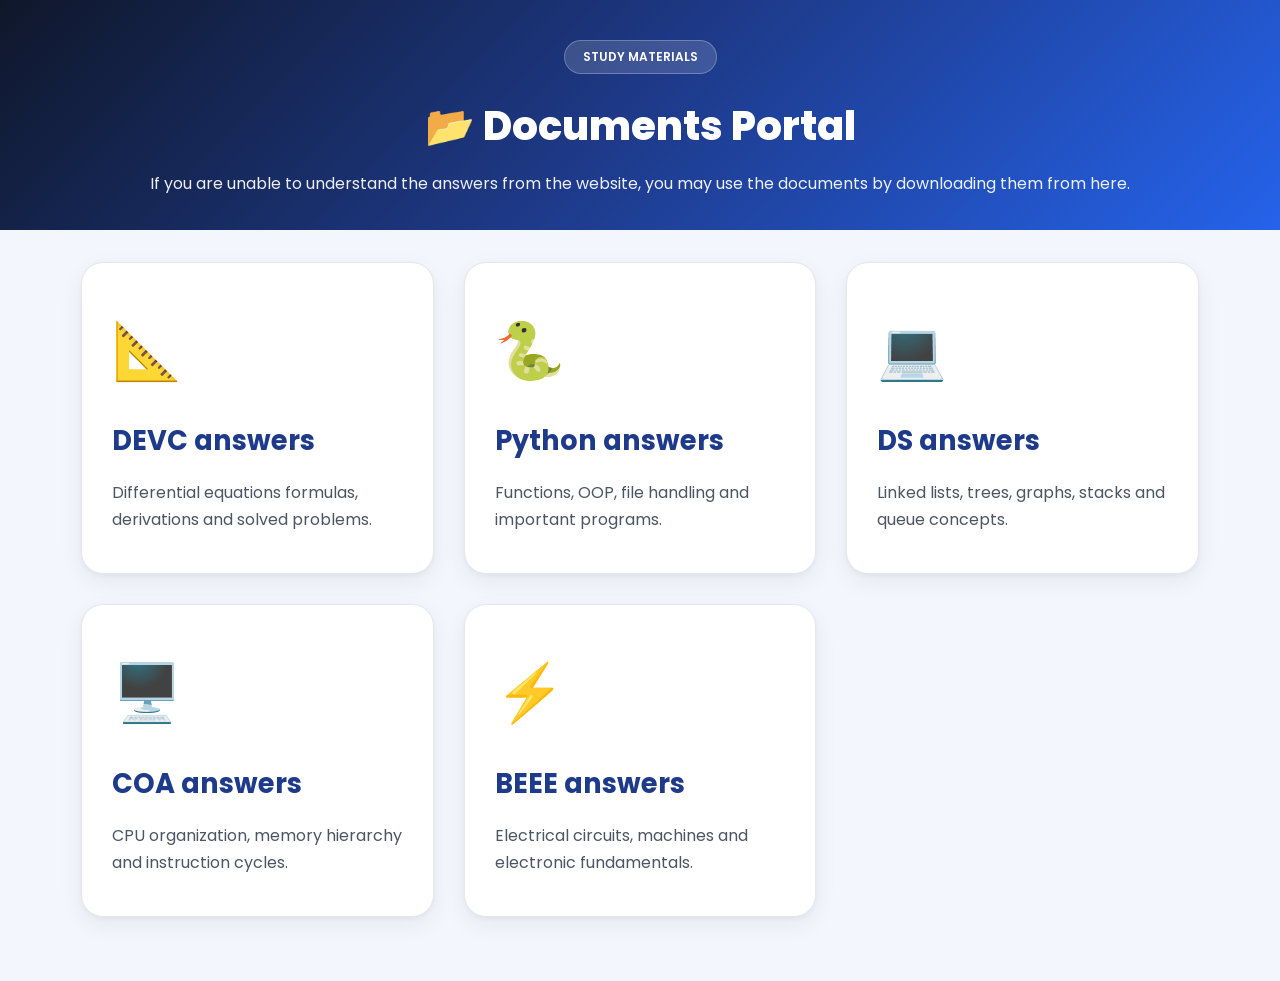
<file: docs.html>
<!DOCTYPE html>
<html lang="en">
<head>
  <meta charset="UTF-8">
  <meta name="viewport" content="width=device-width, initial-scale=1.0">

  <title>Documents Portal</title>

  <link rel="stylesheet" href="style.css">
</head>
<body>

  <!-- HEADER -->

  <section class="subject-header">

    <div class="badge">
      STUDY MATERIALS
    </div>

    <h1>
      📂 Documents Portal
    </h1>

    <p>
      If you are unable to understand the answers from the website,
      you may use the documents by downloading them from here.
    </p>

  </section>

  <!-- CONTENT -->

  <div class="container">

    <div class="subjects-grid">

      <!-- DEVC -->

      <a href="devc-notes.pdf"
         class="subject-card"
         download>

        <div class="subject-icon">
          📐
        </div>

        <h3>
          DEVC answers
        </h3>

        <p>
          Differential equations formulas, derivations and solved problems.
        </p>

      </a>

      <!-- PYTHON -->

      <a href="python-notes.pdf"
         class="subject-card"
         download>

        <div class="subject-icon">
          🐍
        </div>

        <h3>
          Python answers
        </h3>

        <p>
          Functions, OOP, file handling and important programs.
        </p>

      </a>

      <!-- DS -->

      <a href="ds-notes.pdf"
         class="subject-card"
         download>

        <div class="subject-icon">
          💻
        </div>

        <h3>
          DS answers
        </h3>

        <p>
          Linked lists, trees, graphs, stacks and queue concepts.
        </p>

      </a>

      <!-- COA -->

      <a href="coa-notes.pdf"
         class="subject-card"
         download>

        <div class="subject-icon">
          🖥️
        </div>

        <h3>
          COA answers
        </h3>

        <p>
          CPU organization, memory hierarchy and instruction cycles.
        </p>

      </a>

      <!-- BEEE -->

      <a href="beee-notes.pdf"
         class="subject-card"
         download>

        <div class="subject-icon">
          ⚡
        </div>

        <h3>
          BEEE answers
        </h3>

        <p>
          Electrical circuits, machines and electronic fundamentals.
        </p>

      </a>

    </div>

  </div>

</body>
</html>
</file>
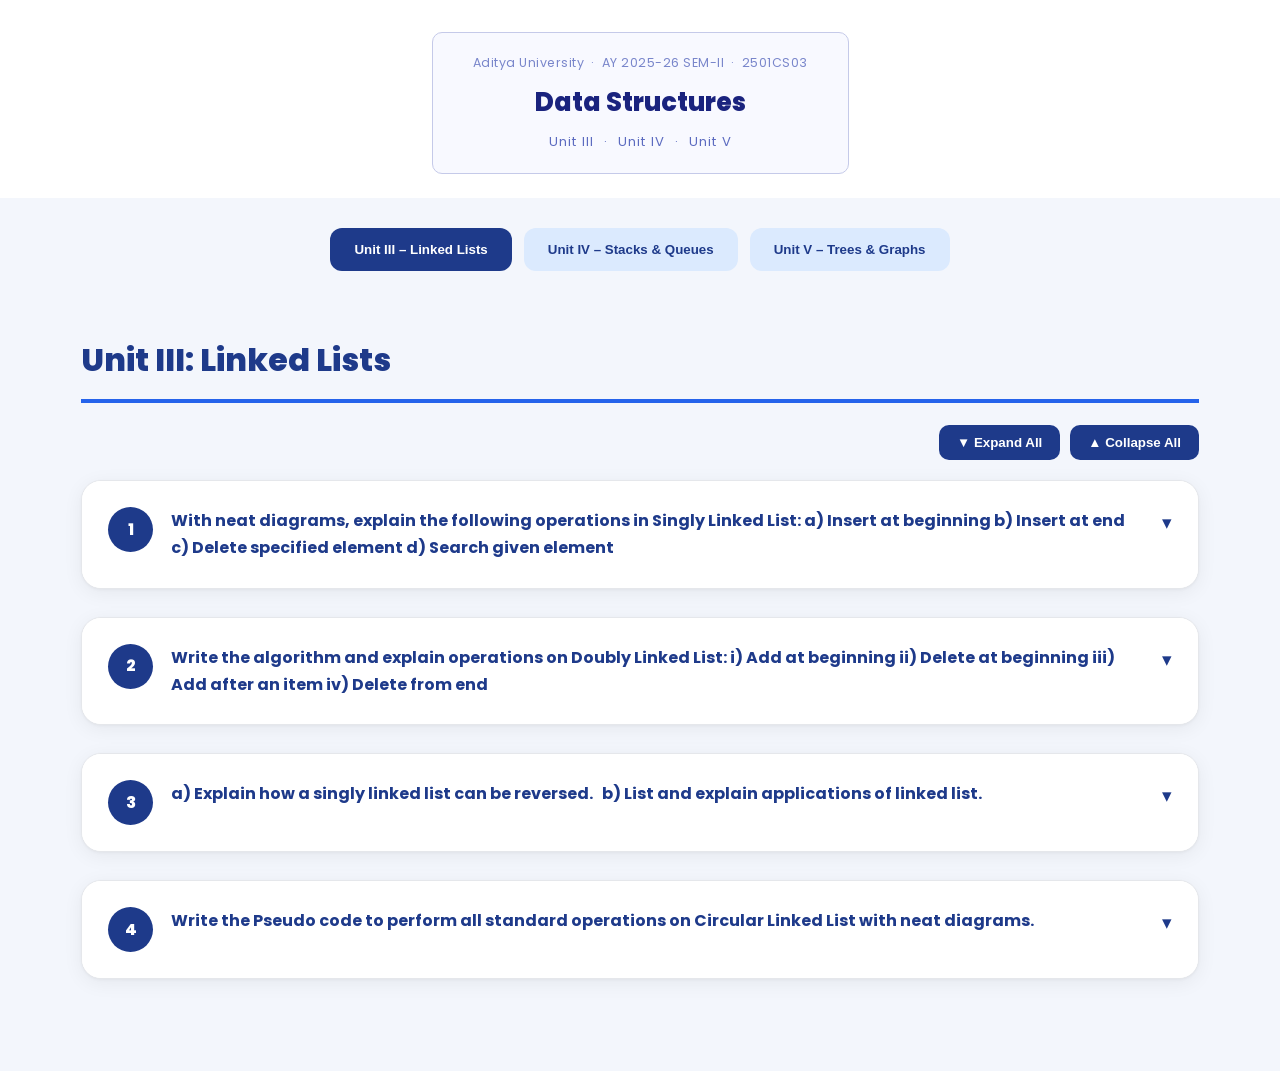
<file: ds.html>
<!DOCTYPE html>
<html lang="en">
<head>
  <meta charset="UTF-8" />
  <meta name="viewport" content="width=device-width, initial-scale=1.0" />
  <title>Data Structures – Unit III, IV & V | Aditya University</title>
  <link rel="stylesheet" href="style.css" />
  <style>
    header {
      background: #fff;
      padding: 2rem 1rem 1.5rem;
      text-align: center;
    }
    .header-box {
      display: inline-block;
      border: 1.5px solid #c5cae9;
      border-radius: 10px;
      padding: 1.2rem 2.5rem;
      background: #f8f9ff;
    }
    .header-meta {
      font-size: 0.78rem;
      color: #7986cb;
      letter-spacing: 0.5px;
      margin-bottom: 0.5rem;
    }
    .header-box h1 {
      font-size: 1.6rem;
      font-weight: 800;
      color: #1a237e;
      margin: 0 0 0.4rem;
    }
    .header-sub {
      font-size: 0.82rem;
      color: #5c6bc0;
      letter-spacing: 1px;
    }
  </style>
</head>
<body>

<header>
  <div class="header-box">
    <div class="header-meta">Aditya University &nbsp;·&nbsp; AY 2025-26 SEM-II &nbsp;·&nbsp; 2501CS03</div>
    <h1>Data Structures</h1>
    <div class="header-sub">Unit III &nbsp;·&nbsp; Unit IV &nbsp;·&nbsp; Unit V</div>
  </div>
</header>

<div class="tabs">
  <button class="tab-btn active" onclick="switchTab('u3', this)">Unit III – Linked Lists</button>
  <button class="tab-btn" onclick="switchTab('u4', this)">Unit IV – Stacks &amp; Queues</button>
  <button class="tab-btn" onclick="switchTab('u5', this)">Unit V – Trees &amp; Graphs</button>
</div>

<div class="container">

<!-- ═══════════ UNIT III ═══════════ -->
<div id="u3" class="tab-content active">
  <div class="unit-title">Unit III: Linked Lists</div>
  <div class="ctrl-bar">
    <button class="ctrl-btn" onclick="expandAll('u3')">▼ Expand All</button>
    <button class="ctrl-btn" onclick="collapseAll('u3')">▲ Collapse All</button>
  </div>

  <!-- Q1 -->
  <div class="q-card" onclick="toggle(this)">
    <div class="q-header">
      <div class="q-num">1</div>
      <div class="q-text">With neat diagrams, explain the following operations in Singly Linked List: a) Insert at beginning b) Insert at end c) Delete specified element d) Search given element</div>
      <div class="q-toggle">▾</div>
    </div>
    <div class="q-body"><div class="q-body-inner">

      <div class="concept-box"><strong>Singly Linked List:</strong> A linear data structure where each node contains <strong>data</strong> and a <strong>next pointer</strong> to the next node. The last node points to NULL.</div>

      <div class="step-group">
        <div class="step-label">Node Structure</div>
        <div class="step-body">
<pre class="math">/* Required headers for C programs */
#include &lt;stdio.h&gt;
#include &lt;stdlib.h&gt;   /* for malloc(), free() */

struct Node {
    int data;
    struct Node* next;
};
typedef struct Node Node;</pre>
<pre class="math">Diagram: [data | next] → [data | next] → [data | NULL]
          HEAD                                 TAIL</pre>
        </div>
      </div>

      <div class="step-group">
        <div class="step-label">a) Insert at Beginning</div>
        <div class="step-body">
          <p><strong>Algorithm:</strong></p>
          <p>1. Create a new node with given data.<br>
          2. Set newNode→next = HEAD.<br>
          3. Update HEAD = newNode.</p>
<pre class="math">Before: HEAD → [10|→] → [20|→] → [30|NULL]

newNode = [5|→]

After:  HEAD → [5|→] → [10|→] → [20|→] → [30|NULL]</pre>
<pre class="math">void insertAtBeginning(int data) {
    Node* newNode = (Node*)malloc(sizeof(Node));
    newNode->data = data;
    newNode->next = head;
    head = newNode;
}</pre>
          <p><strong>Time Complexity:</strong> O(1)</p>
        </div>
      </div>

      <div class="step-group">
        <div class="step-label">b) Insert at End</div>
        <div class="step-body">
          <p><strong>Algorithm:</strong></p>
          <p>1. Create a new node with given data; set newNode→next = NULL.<br>
          2. If list is empty, set HEAD = newNode.<br>
          3. Otherwise, traverse to the last node (where next = NULL).<br>
          4. Set lastNode→next = newNode.</p>
<pre class="math">Before: HEAD → [10|→] → [20|→] → [30|NULL]

newNode = [40|NULL]

After:  HEAD → [10|→] → [20|→] → [30|→] → [40|NULL]</pre>
<pre class="math">void insertAtEnd(int data) {
    Node* newNode = (Node*)malloc(sizeof(Node));
    newNode->data = data;
    newNode->next = NULL;
    if (head == NULL) { head = newNode; return; }
    Node* temp = head;
    while (temp->next != NULL)
        temp = temp->next;
    temp->next = newNode;
}</pre>
          <p><strong>Time Complexity:</strong> O(n)</p>
        </div>
      </div>

      <div class="step-group">
        <div class="step-label">c) Delete Specified Element</div>
        <div class="step-body">
          <p><strong>Algorithm:</strong></p>
          <p>1. If HEAD→data == key, set HEAD = HEAD→next, free old head.<br>
          2. Traverse; keep a <em>prev</em> pointer.<br>
          3. When current→data == key, set prev→next = current→next, free current.</p>
<pre class="math">Delete 20 from: HEAD → [10|→] → [20|→] → [30|NULL]

prev=[10], curr=[20]
prev->next = curr->next  →  [10|→] → [30|NULL]

After: HEAD → [10|→] → [30|NULL]</pre>
<pre class="math">void deleteNode(int key) {
    Node* temp = head, *prev = NULL;
    if (temp != NULL && temp->data == key) {
        head = temp->next; free(temp); return;
    }
    while (temp != NULL && temp->data != key) {
        prev = temp; temp = temp->next;
    }
    if (temp == NULL) return; // not found
    prev->next = temp->next;
    free(temp);
}</pre>
          <p><strong>Time Complexity:</strong> O(n)</p>
        </div>
      </div>

      <div class="step-group">
        <div class="step-label">d) Search Given Element</div>
        <div class="step-body">
          <p><strong>Algorithm:</strong></p>
          <p>1. Start at HEAD, maintain position counter.<br>
          2. At each node check if data == key.<br>
          3. If found, return position. Else move to next.<br>
          4. If end reached (NULL), return "Not Found".</p>
<pre class="math">Search 20 in: HEAD → [10|→] → [20|→] → [30|NULL]

pos=1: 10 ≠ 20 → next
pos=2: 20 == 20 → FOUND at position 2</pre>
<pre class="math">int search(int key) {
    Node* temp = head;
    int pos = 1;
    while (temp != NULL) {
        if (temp->data == key) {
            printf("Found at position %d", pos);
            return 1;
        }
        temp = temp->next; pos++;
    }
    printf("Not Found"); return 0;
}</pre>
          <p><strong>Time Complexity:</strong> O(n)</p>
        </div>
      </div>

      <div class="ans-box"><div class="ans-icon">✅</div>
      <div class="ans-text">All four SLL operations use a HEAD pointer and sequential traversal. Insert-beginning is O(1); rest are O(n).</div></div>

    </div></div>
  </div>

  <!-- Q2 -->
  <div class="q-card" onclick="toggle(this)">
    <div class="q-header">
      <div class="q-num">2</div>
      <div class="q-text">Write the algorithm and explain operations on Doubly Linked List: i) Add at beginning ii) Delete at beginning iii) Add after an item iv) Delete from end</div>
      <div class="q-toggle">▾</div>
    </div>
    <div class="q-body"><div class="q-body-inner">

      <div class="concept-box"><strong>Doubly Linked List (DLL):</strong> Each node has three fields: <strong>prev pointer | data | next pointer</strong>. Allows traversal in both directions.</div>

      <div class="step-group">
        <div class="step-label">Node Structure</div>
        <div class="step-body">
<pre class="math">/* C struct definition */
#include &lt;stdio.h&gt;
#include &lt;stdlib.h&gt;

struct Node {
    int data;
    struct Node* prev;
    struct Node* next;
};
typedef struct Node Node;

Diagram: NULL ← [prev|10|next] ⇌ [prev|20|next] ⇌ [prev|30|next] → NULL
         HEAD                                              TAIL</pre>
        </div>
      </div>

      <div class="step-group">
        <div class="step-label">i) Add at Beginning</div>
        <div class="step-body">
          <p>1. Create newNode. Set newNode→prev = NULL, newNode→next = HEAD.<br>
          2. If HEAD ≠ NULL, set HEAD→prev = newNode.<br>
          3. HEAD = newNode.</p>
<pre class="math">Before: HEAD → [NULL|10|→] ⇌ [←|20|NULL]
Insert 5:
After:  HEAD → [NULL|5|→] ⇌ [←|10|→] ⇌ [←|20|NULL]</pre>
<pre class="math">void addAtBeginning(int data) {
    Node* newNode = (Node*)malloc(sizeof(Node));
    newNode->data = data;
    newNode->prev = NULL;
    newNode->next = head;
    if (head != NULL) head->prev = newNode;
    head = newNode;
}</pre>
        </div>
      </div>

      <div class="step-group">
        <div class="step-label">ii) Delete at Beginning</div>
        <div class="step-body">
          <p>1. If HEAD == NULL, list is empty; return.<br>
          2. Store HEAD in temp. HEAD = HEAD→next.<br>
          3. If new HEAD ≠ NULL, set HEAD→prev = NULL.<br>
          4. Delete temp.</p>
<pre class="math">Before: HEAD → [NULL|5|→] ⇌ [←|10|→] ⇌ [←|20|NULL]
After:  HEAD → [NULL|10|→] ⇌ [←|20|NULL]</pre>
<pre class="math">void deleteAtBeginning() {
    if (head == NULL) return;
    Node* temp = head;
    head = head->next;
    if (head != NULL) head->prev = NULL;
    free(temp);
}</pre>
        </div>
      </div>

      <div class="step-group">
        <div class="step-label">iii) Add After a Given Item</div>
        <div class="step-body">
          <p>1. Traverse to find node with data == key.<br>
          2. Create newNode. Set newNode→prev = curr, newNode→next = curr→next.<br>
          3. If curr→next ≠ NULL, set curr→next→prev = newNode.<br>
          4. curr→next = newNode.</p>
<pre class="math">Insert 15 after 10:
Before: [10] ⇌ [20]
After:  [10] ⇌ [15] ⇌ [20]</pre>
<pre class="math">void addAfter(int key, int data) {
    Node* curr = head;
    while (curr != NULL && curr->data != key)
        curr = curr->next;
    if (curr == NULL) return;
    Node* newNode = (Node*)malloc(sizeof(Node));
    newNode->data = data;
    newNode->next = curr->next;
    newNode->prev = curr;
    if (curr->next != NULL) curr->next->prev = newNode;
    curr->next = newNode;
}</pre>
        </div>
      </div>

      <div class="step-group">
        <div class="step-label">iv) Delete from End</div>
        <div class="step-body">
          <p>1. If HEAD == NULL, return. If HEAD→next == NULL, delete HEAD, HEAD = NULL.<br>
          2. Traverse to the last node (where next == NULL).<br>
          3. Set second-last node's next = NULL. Delete last node.</p>
<pre class="math">Before: [10] ⇌ [20] ⇌ [30|NULL]
After:  [10] ⇌ [20|NULL]</pre>
<pre class="math">void deleteFromEnd() {
    if (head == NULL) return;
    Node* temp = head;
    if (head->next == NULL) { free(head); head = NULL; return; }
    while (temp->next != NULL) temp = temp->next;
    temp->prev->next = NULL;
    free(temp);
}</pre>
        </div>
      </div>

      <div class="ans-box"><div class="ans-icon">✅</div>
      <div class="ans-text">DLL maintains both prev and next pointers. All operations require careful update of both links to avoid broken chain.</div></div>

    </div></div>
  </div>

  <!-- Q3 -->
  <div class="q-card" onclick="toggle(this)">
    <div class="q-header">
      <div class="q-num">3</div>
      <div class="q-text">a) Explain how a singly linked list can be reversed. &nbsp; b) List and explain applications of linked list.</div>
      <div class="q-toggle">▾</div>
    </div>
    <div class="q-body"><div class="q-body-inner">

      <div class="step-group">
        <div class="step-label">a) Reversing a Singly Linked List</div>
        <div class="step-body">
          <p><strong>Concept:</strong> We reverse the direction of all next pointers using three pointers: <em>prev</em>, <em>curr</em>, and <em>next</em>.</p>
          <p><strong>Algorithm:</strong></p>
          <p>1. Initialize: prev = NULL, curr = HEAD, next = NULL.<br>
          2. While curr ≠ NULL:<br>
          &emsp;a. next = curr→next &nbsp;&nbsp;&nbsp;&nbsp; (save next node)<br>
          &emsp;b. curr→next = prev &nbsp;&nbsp;&nbsp;&nbsp; (reverse the link)<br>
          &emsp;c. prev = curr &nbsp;&nbsp;&nbsp;&nbsp;&nbsp;&nbsp;&nbsp;&nbsp;&nbsp;&nbsp;&nbsp; (move prev forward)<br>
          &emsp;d. curr = next &nbsp;&nbsp;&nbsp;&nbsp;&nbsp;&nbsp;&nbsp;&nbsp;&nbsp;&nbsp;&nbsp; (move curr forward)<br>
          3. HEAD = prev.</p>
<pre class="math">Original: HEAD → [1] → [2] → [3] → [4] → NULL

Step 1: prev=NULL, curr=[1]
  next=[2], [1]→NULL, prev=[1], curr=[2]

Step 2: prev=[1], curr=[2]
  next=[3], [2]→[1], prev=[2], curr=[3]

Step 3: prev=[2], curr=[3]
  next=[4], [3]→[2], prev=[3], curr=[4]

Step 4: prev=[3], curr=[4]
  next=NULL, [4]→[3], prev=[4], curr=NULL

HEAD = prev = [4]
Reversed: HEAD → [4] → [3] → [2] → [1] → NULL</pre>
<pre class="math">Node* reverse(Node* head) {
    Node* prev = NULL;
    Node* curr = head;
    Node* next = NULL;
    while (curr != NULL) {
        next = curr->next;
        curr->next = prev;
        prev = curr;
        curr = next;
    }
    return prev;  /* new head */
}</pre>
          <p><strong>Time Complexity:</strong> O(n) &nbsp;&nbsp; <strong>Space Complexity:</strong> O(1)</p>
        </div>
      </div>

      <div class="step-group">
        <div class="step-label">b) Applications of Linked List</div>
        <div class="step-body">
          <p><strong>1. Implementation of Stacks and Queues:</strong> Linked lists are used to implement dynamic stacks and queues where size is not fixed in advance. Push/pop and enqueue/dequeue map directly to insert/delete at ends.</p>
          <p><strong>2. Polynomial Representation:</strong> Each node stores a (coefficient, exponent) pair. Addition and multiplication of polynomials become node-level operations.</p>
<pre class="math">3x² + 5x + 6  →  [3|2|→] → [5|1|→] → [6|0|NULL]</pre>
          <p><strong>3. Implementation of Graphs (Adjacency List):</strong> Each vertex has a linked list of its adjacent vertices. Efficient for sparse graphs.</p>
          <p><strong>4. Dynamic Memory Allocation:</strong> OS maintains a free-list of memory blocks as a linked list. malloc/free operations use this list.</p>
          <p><strong>5. Music/Image Playlist:</strong> Songs or images in a media player are stored as a doubly linked list to support next/previous navigation.</p>
          <p><strong>6. Undo/Redo Functionality:</strong> Text editors maintain a linked list of states to support undo/redo operations.</p>
          <p><strong>7. Hash Chaining:</strong> In hash tables, each bucket contains a linked list to handle collisions.</p>
          <p><strong>8. LRU Cache Implementation:</strong> Doubly linked list combined with a hash map implements Least Recently Used cache efficiently.</p>
        </div>
      </div>

      <div class="ans-box"><div class="ans-icon">✅</div>
      <div class="ans-text">Reversal uses three pointers in O(n) time O(1) space. Linked lists are fundamental to stacks, queues, graphs, OS memory management, and caching.</div></div>

    </div></div>
  </div>

  <!-- Q4 -->
  <div class="q-card" onclick="toggle(this)">
    <div class="q-header">
      <div class="q-num">4</div>
      <div class="q-text">Write the Pseudo code to perform all standard operations on Circular Linked List with neat diagrams.</div>
      <div class="q-toggle">▾</div>
    </div>
    <div class="q-body"><div class="q-body-inner">

      <div class="concept-box"><strong>Circular Linked List (CLL):</strong> Similar to SLL but the <strong>last node's next pointer points back to HEAD</strong> instead of NULL. There is no NULL terminator.</div>

      <div class="step-group">
        <div class="step-label">Structure and Diagram</div>
        <div class="step-body">
<pre class="math">/* C struct definition */
#include &lt;stdio.h&gt;
#include &lt;stdlib.h&gt;

struct Node {
    int data;
    struct Node* next;
};
typedef struct Node Node;

Diagram:
HEAD → [10|→] → [20|→] → [30|→] → [40|→]
         ↑___________________________________|
         (last node points back to HEAD)</pre>
        </div>
      </div>

      <div class="step-group">
        <div class="step-label">Operation 1: Insert at Beginning</div>
        <div class="step-body">
          <p>1. Create newNode.<br>
          2. If list empty: newNode→next = newNode; HEAD = newNode; return.<br>
          3. Traverse to last node (where last→next == HEAD).<br>
          4. newNode→next = HEAD; last→next = newNode; HEAD = newNode.</p>
<pre class="math">Before: HEAD→[10]→[20]→[30]→(back to HEAD)
Insert 5:
After:  HEAD→[5]→[10]→[20]→[30]→(back to HEAD)</pre>
        </div>
      </div>

      <div class="step-group">
        <div class="step-label">Operation 2: Insert at End</div>
        <div class="step-body">
          <p>1. Create newNode.<br>
          2. If empty: newNode→next = newNode; HEAD = newNode; return.<br>
          3. Traverse to last node (last→next == HEAD).<br>
          4. newNode→next = HEAD; last→next = newNode.</p>
<pre class="math">Before: HEAD→[10]→[20]→[30]→(back to HEAD)
Insert 40:
After:  HEAD→[10]→[20]→[30]→[40]→(back to HEAD)</pre>
        </div>
      </div>

      <div class="step-group">
        <div class="step-label">Operation 3: Delete a Node</div>
        <div class="step-body">
          <p>1. If empty, return.<br>
          2. If HEAD is the only node and HEAD→data == key: HEAD = NULL; return.<br>
          3. If HEAD→data == key: find last node; last→next = HEAD→next; HEAD = HEAD→next; free old head; return.<br>
          4. Otherwise, traverse to find node with matching data and link prev→next = curr→next; delete curr.</p>
<pre class="math">Delete 20 from: HEAD→[10]→[20]→[30]→(back to HEAD)
prev=[10], curr=[20]
[10]->next = [30]
After: HEAD→[10]→[30]→(back to HEAD)</pre>
        </div>
      </div>

      <div class="step-group">
        <div class="step-label">Operation 4: Traversal / Display</div>
        <div class="step-body">
          <p>1. If HEAD == NULL, print "Empty".<br>
          2. Start at HEAD, print data.<br>
          3. Move to next; repeat until we reach HEAD again.</p>
<pre class="math">void display() {
    if (head == NULL) { printf("Empty\n"); return; }
    Node* temp = head;
    do {
        printf("%d ", temp->data);
        temp = temp->next;
    } while (temp != head);
}</pre>
        </div>
      </div>

      <div class="step-group">
        <div class="step-label">Operation 5: Search</div>
        <div class="step-body">
          <p>1. Start at HEAD. Use do-while to visit each node once.<br>
          2. Compare data with key. If match found, return true.<br>
          3. If we loop back to HEAD without finding, return false.</p>
<pre class="math">int search(int key) {
    if (head == NULL) return 0;
    Node* temp = head;
    do {
        if (temp->data == key) return 1;
        temp = temp->next;
    } while (temp != head);
    return 0;
}</pre>
        </div>
      </div>

      <div class="step-group">
        <div class="step-label">Advantages of Circular Linked List</div>
        <div class="step-body">
          <p>• Any node can be a starting point.<br>
          • Useful in round-robin scheduling (OS processes).<br>
          • Traversal never needs NULL checks.<br>
          • Efficient for circular queue implementation.</p>
        </div>
      </div>

      <div class="ans-box"><div class="ans-icon">✅</div>
      <div class="ans-text">CLL has no NULL — last node links back to HEAD. All operations use do-while loop to detect full traversal. Used in OS scheduling and circular buffers.</div></div>

    </div></div>
  </div>

</div><!-- end u3 -->


<!-- ═══════════ UNIT IV ═══════════ -->
<div id="u4" class="tab-content">
  <div class="unit-title">Unit IV: Stacks &amp; Queues</div>
  <div class="ctrl-bar">
    <button class="ctrl-btn" onclick="expandAll('u4')">▼ Expand All</button>
    <button class="ctrl-btn" onclick="collapseAll('u4')">▲ Collapse All</button>
  </div>

  <!-- Q1 -->
  <div class="q-card" onclick="toggle(this)">
    <div class="q-header">
      <div class="q-num">1</div>
      <div class="q-text">a) Explain implementation of Stacks using array and operations. &nbsp; b) Explain evaluation of postfix expression using stack with example.</div>
      <div class="q-toggle">▾</div>
    </div>
    <div class="q-body"><div class="q-body-inner">

      <div class="step-group">
        <div class="step-label">a) Stack Using Array</div>
        <div class="step-body">
          <div class="concept-box"><strong>Stack:</strong> A linear data structure that follows <strong>LIFO</strong> (Last In First Out) principle. All insertions and deletions occur at one end called the <strong>TOP</strong>.</div>
          <p><strong>Array Representation:</strong></p>
<pre class="math">#define MAX 100
int stack[MAX];
int top = -1;   // Empty stack indicator</pre>
          <p><strong>Push Operation:</strong></p>
<pre class="math">void push(int data) {
    if (top == MAX - 1) {
        printf("Stack Overflow!\n"); return;
    }
    stack[++top] = data;
}

Trace: Push 10, 20, 30
top=-1 → push(10) → stack[0]=10, top=0
         push(20) → stack[1]=20, top=1
         push(30) → stack[2]=30, top=2

Stack: [10, 20, 30]
              ↑ TOP (index 2)</pre>
          <p><strong>Pop Operation:</strong></p>
<pre class="math">int pop() {
    if (top == -1) {
        printf("Stack Underflow!\n"); return -1;
    }
    return stack[top--];
}

pop() → returns 30, top=1
pop() → returns 20, top=0</pre>
          <p><strong>Peek / Top:</strong></p>
<pre class="math">int peek() {
    if (top == -1) return -1;
    return stack[top];
}
isEmpty(): return (top == -1)
isFull():  return (top == MAX-1)</pre>
          <p><strong>Time Complexity:</strong> Push = O(1), Pop = O(1), Peek = O(1)</p>
        </div>
      </div>

      <div class="step-group">
        <div class="step-label">b) Evaluation of Postfix Expression Using Stack</div>
        <div class="step-body">
          <div class="concept-box"><strong>Postfix:</strong> Operators come AFTER their operands. No parentheses needed. Example: A B + C * means (A+B)*C.</div>
          <p><strong>Algorithm:</strong></p>
          <p>1. Scan the postfix expression left to right.<br>
          2. If operand → PUSH onto stack.<br>
          3. If operator → POP two operands (op2 first, op1 second), apply operator, PUSH result.<br>
          4. Final answer is the top of the stack.</p>
          <p><strong>Example:</strong> Evaluate &nbsp; <code>6 2 3 + - 3 8 2 / + *</code></p>
<pre class="math">Token   Action            Stack
6       Push 6            [6]
2       Push 2            [6, 2]
3       Push 3            [6, 2, 3]
+       pop 3,2 → 2+3=5   [6, 5]
-       pop 5,6 → 6-5=1   [1]
3       Push 3            [1, 3]
8       Push 8            [1, 3, 8]
2       Push 2            [1, 3, 8, 2]
/       pop 2,8 → 8/2=4   [1, 3, 4]
+       pop 4,3 → 3+4=7   [1, 7]
*       pop 7,1 → 1*7=7   [7]

Result = 7</pre>
        </div>
      </div>

      <div class="ans-box"><div class="ans-icon">✅</div>
      <div class="ans-text">Stack array uses top=-1 for empty. Postfix evaluation scans left to right: push operands, pop two for each operator, push result.</div></div>

    </div></div>
  </div>

  <!-- Q2 -->
  <div class="q-card" onclick="toggle(this)">
    <div class="q-header">
      <div class="q-num">2</div>
      <div class="q-text">a) What is Queue? Write algorithm for enqueue and dequeue with example. &nbsp; b) Write algorithm for circular queue enqueue and dequeue with example.</div>
      <div class="q-toggle">▾</div>
    </div>
    <div class="q-body"><div class="q-body-inner">

      <div class="step-group">
        <div class="step-label">a) Queue – Enqueue and Dequeue</div>
        <div class="step-body">
          <div class="concept-box"><strong>Queue:</strong> A linear data structure that follows <strong>FIFO</strong> (First In First Out). Insertion (Enqueue) at REAR, Deletion (Dequeue) at FRONT.</div>
<pre class="math">#define MAX 5
int queue[MAX];
int front = -1, rear = -1;</pre>
          <p><strong>Enqueue Algorithm:</strong></p>
<pre class="math">void enqueue(int data) {
    if (rear == MAX - 1) { printf("Queue Full\n"); return; }
    if (front == -1) front = 0;   // first insertion
    queue[++rear] = data;
}</pre>
          <p><strong>Dequeue Algorithm:</strong></p>
<pre class="math">int dequeue() {
    if (front == -1 || front > rear) {
        printf("Queue Empty\n"); return -1;
    }
    int val = queue[front++];
    if (front > rear) front = rear = -1;  // reset if empty
    return val;
}</pre>
          <p><strong>Trace Example:</strong></p>
<pre class="math">Enqueue 10, 20, 30, 40:
front=0, rear=3
Queue: [10, 20, 30, 40]
        ↑front        ↑rear

Dequeue → returns 10, front=1
Queue: [_, 20, 30, 40]
           ↑front  ↑rear

Dequeue → returns 20, front=2
Queue: [_, _, 30, 40]
              ↑front ↑rear</pre>
          <p><strong>Problem:</strong> Even if front has moved, the rear can't use those empty slots — <em>wasted space</em>. This is fixed by Circular Queue.</p>
        </div>
      </div>

      <div class="step-group">
        <div class="step-label">b) Circular Queue – Enqueue and Dequeue</div>
        <div class="step-body">
          <div class="concept-box"><strong>Circular Queue:</strong> Uses modular arithmetic so that rear wraps around to the beginning when it reaches MAX-1. Solves the wasted space problem of linear queue.</div>
<pre class="math">#define MAX 5
int cq[MAX];
int front = -1, rear = -1;</pre>
          <p><strong>Enqueue:</strong></p>
<pre class="math">void enqueue(int data) {
    if ((rear + 1) % MAX == front) { printf("Full\n"); return; }
    if (front == -1) { front = rear = 0; }
    else rear = (rear + 1) % MAX;
    cq[rear] = data;
}</pre>
          <p><strong>Dequeue:</strong></p>
<pre class="math">int dequeue() {
    if (front == -1) { printf("Empty\n"); return -1; }
    int val = cq[front];
    if (front == rear) { front = rear = -1; }  // last element
    else front = (front + 1) % MAX;
    return val;
}</pre>
          <p><strong>Circular Trace (MAX=5):</strong></p>
<pre class="math">Enqueue 10,20,30,40: front=0, rear=3
Dequeue → 10: front=1
Dequeue → 20: front=2
Enqueue 50: rear=(3+1)%5=4  →  [_,_,30,40,50]
Enqueue 60: rear=(4+1)%5=0  →  [60,_,30,40,50]  ← wrap around!
front=2, rear=0 (wraps around)</pre>
        </div>
      </div>

      <div class="ans-box"><div class="ans-icon">✅</div>
      <div class="ans-text">Linear queue wastes space after dequeue. Circular queue uses (index+1)%MAX to wrap rear around, utilizing all slots efficiently.</div></div>

    </div></div>
  </div>

  <!-- Q3 -->
  <div class="q-card" onclick="toggle(this)">
    <div class="q-header">
      <div class="q-num">3</div>
      <div class="q-text">a) Explain operations on Circular Queue with diagrams. &nbsp; b) Explain any two types of queues with examples.</div>
      <div class="q-toggle">▾</div>
    </div>
    <div class="q-body"><div class="q-body-inner">

      <div class="step-group">
        <div class="step-label">a) Circular Queue – All Operations with Diagrams</div>
        <div class="step-body">
          <p><strong>Full Condition:</strong> (rear + 1) % MAX == front<br>
          <strong>Empty Condition:</strong> front == -1</p>
<pre class="math">Circular Queue with MAX=6, initially empty:

   [_][_][_][_][_][_]
    0  1  2  3  4  5
front=-1, rear=-1

--- Enqueue 10,20,30,40 ---
   [10][20][30][40][_][_]
     0   1   2   3  4  5
front=0, rear=3

--- Dequeue (removes 10,20) ---
   [__][__][30][40][_][_]
     0   1   2   3  4  5
front=2, rear=3

--- Enqueue 50,60,70 (wraps!) ---
   [60][70][30][40][50][_]
     0   1   2   3   4  5
front=2, rear=1  ← wrap-around occurred

--- Full? (1+1)%6=2 == front=2 → YES, Queue Full ---

--- Dequeue (removes 30,40,50) ---
front moves: 2→3→4→5

--- Display: traverse from front to rear circularly ---
while (i != rear) { print cq[i]; i=(i+1)%MAX; }
print cq[rear];</pre>
        </div>
      </div>

      <div class="step-group">
        <div class="step-label">b) Two Types of Queues</div>
        <div class="step-body">
          <p><strong>Type 1: Double-Ended Queue (Deque)</strong></p>
          <div class="concept-box">Insertions and deletions are allowed at <strong>both ends</strong> (front and rear). Two variants: Input-restricted deque (insert only at rear) and Output-restricted deque (delete only at front).</div>
<pre class="math">Operations:
  insertFront(x)  – insert at front
  insertRear(x)   – insert at rear
  deleteFront()   – delete from front
  deleteRear()    – delete from rear

Example:
  Start:   [ ]
  insertRear(10)  → [10]
  insertRear(20)  → [10, 20]
  insertFront(5)  → [5, 10, 20]
  deleteRear()    → [5, 10]     (removes 20)
  deleteFront()   → [10]        (removes 5)

Application: Sliding window problems, palindrome checking.</pre>

          <p><strong>Type 2: Priority Queue</strong></p>
          <div class="concept-box">Each element has a <strong>priority value</strong>. Element with the highest priority is dequeued first, regardless of insertion order.</div>
<pre class="math">Example (min-priority = highest priority):

Insert: (Task A, priority=3), (Task B, priority=1), (Task C, priority=2)

Internal order by priority:
Priority Queue: [(B,1), (C,2), (A,3)]

Dequeue → (B,1)  ← lowest number = highest priority
Dequeue → (C,2)
Dequeue → (A,3)

Implementation: Min-Heap or sorted array
Application: CPU scheduling, Dijkstra's algorithm, Huffman coding.</pre>
        </div>
      </div>

      <div class="ans-box"><div class="ans-icon">✅</div>
      <div class="ans-text">Circular queue eliminates wasted space via modular arithmetic. Deque allows both-end operations; Priority queue serves highest-priority elements first.</div></div>

    </div></div>
  </div>

  <!-- Q4 -->
  <div class="q-card" onclick="toggle(this)">
    <div class="q-header">
      <div class="q-num">4</div>
      <div class="q-text">a) Convert infix A+(B*C-(D/E^F)*G)*H to postfix using stack, showing each step. &nbsp; b) Algorithm to evaluate postfix and evaluate ABC*+D+ where A=2,B=3,C=4,D=5.</div>
      <div class="q-toggle">▾</div>
    </div>
    <div class="q-body"><div class="q-body-inner">

      <div class="step-group">
        <div class="step-label">Operator Precedence &amp; Associativity</div>
        <div class="step-body">
<pre class="math">Operator   Precedence   Associativity
  ^            3          Right to Left
  * /          2          Left to Right
  + -          1          Left to Right
  (            0          —</pre>
        </div>
      </div>

      <div class="step-group">
        <div class="step-label">a) Infix to Postfix Conversion: A+(B*C-(D/E^F)*G)*H</div>
        <div class="step-body">
<pre class="math">Token   Stack (bottom→top)   Output
A       []                   A
+       [+]                  A
(       [+, (]               A
B       [+, (]               A B
*       [+, (, *]            A B
C       [+, (, *]            A B C
-       [+, (, -]            A B C *   (pop * since * > -)
(       [+, (, -, (]         A B C *
D       [+, (, -, (]         A B C * D
/       [+, (, -, (, /]      A B C * D
E       [+, (, -, (, /]      A B C * D E
^       [+, (, -, (, /, ^]   A B C * D E
F       [+, (, -, (, /, ^]   A B C * D E F
)       [+, (, -]            A B C * D E F ^ /  (pop until '(')
*       [+, (, -, *]         A B C * D E F ^ /  (* > nothing to pop on -)
G       [+, (, -, *]         A B C * D E F ^ / G
)       [+]                  A B C * D E F ^ / G * -  (pop until '(')
*       [+, *]               A B C * D E F ^ / G * -  (* > +)
H       [+, *]               A B C * D E F ^ / G * - H
EOF     []                   A B C * D E F ^ / G * - H * +</pre>
          <p><strong>Result:</strong> &nbsp;<code>A B C * D E F ^ / G * - H * +</code></p>
        </div>
      </div>

      <div class="step-group">
        <div class="step-label">b) Postfix Evaluation Algorithm</div>
        <div class="step-body">
          <p><strong>Algorithm:</strong></p>
          <p>1. Initialize empty stack.<br>
          2. Scan expression left to right.<br>
          3. If operand → PUSH it.<br>
          4. If operator → POP op2, POP op1. Compute (op1 operator op2). PUSH result.<br>
          5. Final stack top = answer.</p>
          <p><strong>Evaluate: ABC*+D+ where A=2, B=3, C=4, D=5</strong></p>
<pre class="math">Replace: 2 3 4 * + 5 +

Token   Action              Stack
2       Push 2              [2]
3       Push 3              [2, 3]
4       Push 4              [2, 3, 4]
*       pop 4,3 → 3*4=12    [2, 12]
+       pop 12,2 → 2+12=14  [14]
5       Push 5              [14, 5]
+       pop 5,14 → 14+5=19  [19]

Result = 19</pre>
        </div>
      </div>

      <div class="ans-box"><div class="ans-icon">✅</div>
      <div class="ans-text">Postfix of A+(B*C-(D/E^F)*G)*H is A B C * D E F ^ / G * - H * +. Postfix evaluation of ABC*+D+ (A=2,B=3,C=4,D=5) = 19.</div></div>

    </div></div>
  </div>

</div><!-- end u4 -->


<!-- ═══════════ UNIT V ═══════════ -->
<div id="u5" class="tab-content">
  <div class="unit-title">Unit V: Trees &amp; Graphs</div>
  <div class="ctrl-bar">
    <button class="ctrl-btn" onclick="expandAll('u5')">▼ Expand All</button>
    <button class="ctrl-btn" onclick="collapseAll('u5')">▲ Collapse All</button>
  </div>

  <!-- Q1 -->
  <div class="q-card" onclick="toggle(this)">
    <div class="q-header">
      <div class="q-num">1</div>
      <div class="q-text">a) Define binary tree and explain its properties. &nbsp; b) Explain insertion operation on Binary Search Tree with example.</div>
      <div class="q-toggle">▾</div>
    </div>
    <div class="q-body"><div class="q-body-inner">

      <div class="step-group">
        <div class="step-label">a) Binary Tree – Definition and Properties</div>
        <div class="step-body">
          <div class="concept-box"><strong>Binary Tree:</strong> A hierarchical data structure in which each node has at most <strong>two children</strong> — referred to as the <em>left child</em> and the <em>right child</em>.</div>
<pre class="math">/* C struct definition */
#include &lt;stdio.h&gt;
#include &lt;stdlib.h&gt;

struct Node {
    int data;
    struct Node* left;
    struct Node* right;
};
typedef struct Node Node;

Example Binary Tree:
           1          ← Root (Level 0)
          / \
         2   3        ← Level 1
        / \   \
       4   5   6      ← Level 2 (Leaf nodes: 4,5,6)</pre>
          <p><strong>Properties of Binary Tree:</strong></p>
          <p><strong>1. Max nodes at level i:</strong> 2^i &nbsp; (root is level 0)<br>
          <em>Example:</em> Level 2 can have at most 2² = 4 nodes.</p>
          <p><strong>2. Max total nodes in tree of height h:</strong> 2^(h+1) − 1<br>
          <em>Example:</em> Height 2 tree → max 2³−1 = 7 nodes.</p>
          <p><strong>3. Min height for n nodes:</strong> ⌊log₂n⌋</p>
          <p><strong>4. Number of leaf nodes = Number of internal nodes with 2 children + 1</strong></p>
          <p><strong>5. A strictly binary tree</strong> has every node with 0 or 2 children (never 1).</p>
          <p><strong>6. A complete binary tree</strong> has all levels full except possibly the last, filled left to right.</p>
          <p><strong>7. A full/perfect binary tree</strong> has all leaf nodes at the same level; all internal nodes have exactly 2 children.</p>
          <p><strong>Types:</strong><br>
          • <em>Full Binary Tree:</em> Every node has 0 or 2 children.<br>
          • <em>Complete Binary Tree:</em> All levels full; last level left-to-right filled.<br>
          • <em>Perfect Binary Tree:</em> All internal nodes have 2 children; all leaves at same level.<br>
          • <em>Skewed Binary Tree:</em> All nodes have only one child (left-skewed or right-skewed).</p>
        </div>
      </div>

      <div class="step-group">
        <div class="step-label">b) BST Insertion Operation</div>
        <div class="step-body">
          <div class="concept-box"><strong>Binary Search Tree (BST):</strong> For every node N: <em>all nodes in left subtree &lt; N</em>, and <em>all nodes in right subtree &gt; N</em>.</div>
          <p><strong>Insertion Algorithm:</strong></p>
          <p>1. If root == NULL, new node becomes root.<br>
          2. If data &lt; root→data → go to left subtree recursively.<br>
          3. If data &gt; root→data → go to right subtree recursively.<br>
          4. Insert when NULL position found.</p>
<pre class="math">Node* insert(Node* root, int key) {
    if (root == NULL) {
        Node* newNode = (Node*)malloc(sizeof(Node));
        newNode->data = key;
        newNode->left = newNode->right = NULL;
        return newNode;
    }
    if (key < root->data)
        root->left = insert(root->left, key);
    else if (key > root->data)
        root->right = insert(root->right, key);
    return root;
}</pre>
          <p><strong>Example: Insert 50, 30, 70, 20, 40, 60, 80</strong></p>
<pre class="math">Insert 50:        50
Insert 30:        50
                 /
                30
Insert 70:        50
                 /  \
                30   70
Insert 20:        50
                 /  \
                30   70
               /
              20
Insert 40:        50
                 /  \
                30   70
               /  \
              20   40
Insert 60,80:     50
                 /  \
                30   70
               /  \  / \
              20  40 60  80</pre>
          <p><strong>Time Complexity:</strong> Average O(log n), Worst O(n) (skewed tree)</p>
        </div>
      </div>

      <div class="ans-box"><div class="ans-icon">✅</div>
      <div class="ans-text">Binary tree has at most 2 children per node. BST maintains left &lt; root &lt; right. Insertion follows comparison at each level until empty spot found.</div></div>

    </div></div>
  </div>

  <!-- Q2 -->
  <div class="q-card" onclick="toggle(this)">
    <div class="q-header">
      <div class="q-num">2</div>
      <div class="q-text">a) Construct BST for: 55,42,89,34,67,78,40,22,12,56,88,65,26,98,102 &nbsp; b) Construct binary tree from Inorder {4,8,2,5,1,6,3,7} and Postorder {8,4,5,2,6,7,3,1}.</div>
      <div class="q-toggle">▾</div>
    </div>
    <div class="q-body"><div class="q-body-inner">

      <div class="step-group">
        <div class="step-label">a) BST Construction: 55,42,89,34,67,78,40,22,12,56,88,65,26,98,102</div>
        <div class="step-body">
<pre class="math">Insert 55  → Root: 55
Insert 42  → 42 < 55 → left of 55
Insert 89  → 89 > 55 → right of 55
Insert 34  → 34 < 55, 34 < 42 → left of 42
Insert 67  → 67 > 55, 67 < 89 → left of 89
Insert 78  → 78 > 55, 78 < 89, 78 > 67 → right of 67
Insert 40  → 40 < 55, 40 < 42, 40 > 34 → right of 34
Insert 22  → 22 < 55, 22 < 42, 22 < 34 → left of 34
Insert 12  → 12 < 55, 12 < 42, 12 < 34, 12 < 22 → left of 22
Insert 56  → 56 > 55, 56 < 89, 56 < 67 → left of 67
Insert 88  → 88 > 55, 88 < 89, 88 > 67, 88 > 78 → right of 78
Insert 65  → 65 > 55, 65 < 89, 65 < 67 → left of 67 → but 56 is there
             → 65 > 56 → right of 56
Insert 26  → 26 < 55, 26 < 42, 26 < 34, 26 > 22 → right of 22
Insert 98  → 98 > 55, 98 > 89 → right of 89
Insert 102 → 102 > 55, 102 > 89, 102 > 98 → right of 98

Final BST:
                        55
                      /    \
                    42       89
                   /        /  \
                 34        67   98
                / \       /  \    \
               22  40   56   78   102
              /  \    \       \
             12  26   65      88</pre>
          <p><strong>BST Property Verification:</strong> Inorder traversal gives sorted order: 12,22,26,34,40,42,55,56,65,67,78,88,89,98,102 ✓</p>
        </div>
      </div>

      <div class="step-group">
        <div class="step-label">b) Construct Binary Tree from Inorder and Postorder Traversals</div>
        <div class="step-body">
          <div class="concept-box"><strong>Key Rule:</strong> The <em>last element of Postorder</em> is always the <strong>root</strong>. Locate it in Inorder to split left and right subtrees.</div>
<pre class="math">Inorder (IN):   [4, 8, 2, 5, 1, 6, 3, 7]
Postorder (PO): [8, 4, 5, 2, 6, 7, 3, 1]

Step 1: Root = PO last = 1
  IN: [4,8,2,5 | 1 | 6,3,7]
        Left subtree  Right subtree
  Left IN = [4,8,2,5], Left PO = [8,4,5,2]
  Right IN = [6,3,7],  Right PO = [6,7,3]

Step 2: Left subtree root = PO last = 2
  IN: [4,8 | 2 | 5]
  Left IN = [4,8], Left PO = [8,4]
  Right IN = [5],  Right PO = [5]

Step 3: Node 2's left subtree root = PO last = 4
  IN: [4,8]  split around 4 → Left=[], Right=[8]
  So 4 has no left child; right child = 8

Step 4: Node 2's right subtree = [5] → leaf node 5

Step 5: Right subtree of 1: root = PO last = 3
  IN: [6 | 3 | 7]
  Left IN=[6], Left PO=[6] → leaf node 6
  Right IN=[7], Right PO=[7] → leaf node 7

Final Tree:
             1
           /   \
          2     3
         / \   / \
        4   5 6   7
         \
          8</pre>
          <p><strong>Verification:</strong><br>
          Inorder of tree: 4,8,2,5,1,6,3,7 ✓<br>
          Postorder of tree: 8,4,5,2,6,7,3,1 ✓</p>
        </div>
      </div>

      <div class="ans-box"><div class="ans-icon">✅</div>
      <div class="ans-text">BST insertions follow left&lt;root&lt;right rule. For traversal reconstruction: postorder's last element is root; its position in inorder divides left/right subtrees.</div></div>

    </div></div>
  </div>

  <!-- Q3 -->
  <div class="q-card" onclick="toggle(this)">
    <div class="q-header">
      <div class="q-num">3</div>
      <div class="q-text">a) Define Graph and explain two graph representation methods with examples. &nbsp; b) Data structure used in BFS and step-by-step BFS traversal.</div>
      <div class="q-toggle">▾</div>
    </div>
    <div class="q-body"><div class="q-body-inner">

      <div class="step-group">
        <div class="step-label">a) Graph and Its Representations</div>
        <div class="step-body">
          <div class="concept-box"><strong>Graph G = (V, E):</strong> A non-linear data structure consisting of a set of <strong>Vertices (V)</strong> (nodes) and a set of <strong>Edges (E)</strong> (connections between vertices).</div>
          <p><strong>Types:</strong> Directed (Digraph) / Undirected, Weighted / Unweighted, Connected / Disconnected.</p>
          <p><strong>Example Graph:</strong></p>
<pre class="math">Vertices: {A, B, C, D, E}
Edges (undirected): {(A,B), (A,C), (B,D), (C,D), (D,E)}

     A
    / \
   B   C
    \ /
     D
     |
     E</pre>
          <p><strong>Representation 1: Adjacency Matrix</strong></p>
<pre class="math">A 2D array M of size V×V where:
M[i][j] = 1 if edge exists between vertex i and j
M[i][j] = 0 otherwise

     A  B  C  D  E
A  [ 0  1  1  0  0 ]
B  [ 1  0  0  1  0 ]
C  [ 1  0  0  1  0 ]
D  [ 0  1  1  0  1 ]
E  [ 0  0  0  1  0 ]

Space Complexity: O(V²)
Advantage: O(1) edge lookup
Disadvantage: Wastes space for sparse graphs</pre>
          <p><strong>Representation 2: Adjacency List</strong></p>
<pre class="math">Each vertex has a linked list of its neighbors.

A → [B] → [C] → NULL
B → [A] → [D] → NULL
C → [A] → [D] → NULL
D → [B] → [C] → [E] → NULL
E → [D] → NULL

Space Complexity: O(V + E)
Advantage: Efficient for sparse graphs
Disadvantage: O(V) for edge lookup (worst case)</pre>
        </div>
      </div>

      <div class="step-group">
        <div class="step-label">b) BFS – Data Structure and Traversal</div>
        <div class="step-body">
          <div class="concept-box"><strong>BFS uses a QUEUE</strong> (FIFO). It visits all vertices at the current depth before going to the next level — hence called "breadth-first".</div>
          <p><strong>BFS Algorithm:</strong></p>
<pre class="math">void BFS(int start) {
    visited[start] = 1;
    queue.enqueue(start);
    while (!queue.isEmpty()) {
        int v = queue.dequeue();
        print(v);
        for each neighbor u of v:
            if (!visited[u]) {
                visited[u] = 1;
                queue.enqueue(u);
            }
    }
}</pre>
          <p><strong>BFS Trace on Graph:</strong></p>
<pre class="math">Graph (Adjacency List):
1 → 2, 3
2 → 1, 4, 5
3 → 1, 6
4 → 2
5 → 2
6 → 3

BFS from vertex 1:

Step 1: Visit 1. Queue: [1]
Step 2: Dequeue 1. Mark visited. Enqueue neighbors 2,3.
        Queue: [2,3]   Visited: {1}   Output: 1

Step 3: Dequeue 2. Enqueue unvisited neighbors 4,5.
        Queue: [3,4,5] Visited: {1,2} Output: 1 2

Step 4: Dequeue 3. Enqueue unvisited neighbor 6.
        Queue: [4,5,6] Visited: {1,2,3} Output: 1 2 3

Step 5: Dequeue 4. No unvisited neighbors.
        Queue: [5,6]   Output: 1 2 3 4

Step 6: Dequeue 5. No unvisited neighbors.
        Queue: [6]     Output: 1 2 3 4 5

Step 7: Dequeue 6. No unvisited neighbors.
        Queue: []      Output: 1 2 3 4 5 6

BFS Order: 1 → 2 → 3 → 4 → 5 → 6</pre>
          <p><strong>Time Complexity:</strong> O(V + E) &nbsp;&nbsp; <strong>Space Complexity:</strong> O(V)</p>
        </div>
      </div>

      <div class="ans-box"><div class="ans-icon">✅</div>
      <div class="ans-text">Graph = V+E. Adjacency matrix: O(V²) space, O(1) lookup. Adjacency list: O(V+E) space. BFS uses a QUEUE and visits level by level.</div></div>

    </div></div>
  </div>

  <!-- Q4 -->
  <div class="q-card" onclick="toggle(this)">
    <div class="q-header">
      <div class="q-num">4</div>
      <div class="q-text">Write algorithms for DFS and BFS. Trace both algorithms for the given graph.</div>
      <div class="q-toggle">▾</div>
    </div>
    <div class="q-body"><div class="q-body-inner">

      <div class="concept-box"><strong>Note:</strong> The graph from the question figure is assumed to be: Vertices {0,1,2,3,4}, Edges: 0-1, 0-2, 1-3, 1-4, 2-4. Starting from vertex 0.</div>

      <div class="step-group">
        <div class="step-label">BFS Algorithm (Complete)</div>
        <div class="step-body">
<pre class="math">Algorithm BFS(Graph G, start vertex s):
1. Create visited[] array, initialize all to false
2. Create empty Queue Q
3. Mark visited[s] = true
4. Enqueue s into Q
5. While Q is not empty:
    a. v = Dequeue from Q
    b. Process / Print v
    c. For each neighbor u of v:
       i.  If visited[u] == 0:
           - visited[u] = true
           - Enqueue u into Q
6. End</pre>
          <p><strong>BFS Trace (Graph: 0-1, 0-2, 1-3, 1-4, 2-4, start=0):</strong></p>
<pre class="math">Queue State        Visited         Output
Enqueue 0          {0}
Dequeue 0 →        {0,1,2}         0
  enqueue 1,2
Dequeue 1 →        {0,1,2,3,4}     0 1
  enqueue 3,4
Dequeue 2 →        {0,1,2,3,4}     0 1 2
  4 already visited
Dequeue 3 →        same            0 1 2 3
Dequeue 4 →        same            0 1 2 3 4

BFS Result: 0 1 2 3 4</pre>
        </div>
      </div>

      <div class="step-group">
        <div class="step-label">DFS Algorithm (Complete)</div>
        <div class="step-body">
<pre class="math">Algorithm DFS(Graph G, start vertex s):
1. Create visited[] array, initialize all to false
2. Call DFS_Visit(s)

DFS_Visit(v):
1. Mark visited[v] = true
2. Process / Print v
3. For each neighbor u of v:
    a. If visited[u] == 0:
       - DFS_Visit(u)   ← Recursive call</pre>
          <p><strong>Iterative DFS using STACK:</strong></p>
<pre class="math">Algorithm DFS_Iterative(G, s):
1. Create visited[] array
2. Create Stack S
3. Push s onto S
4. While S is not empty:
    a. v = Pop from S
    b. If visited[v] == 0:
       - visited[v] = true
       - Print v
       - For each neighbor u of v (in reverse order):
         Push u onto S
5. End</pre>
          <p><strong>DFS Trace (same graph, start=0):</strong></p>
<pre class="math">Stack State        Visited         Output
Push 0             {}
Pop 0 → visit      {0}             0
  Push 2,1 (neighbors)
Pop 1 → visit      {0,1}           0 1
  Push 4,3
Pop 3 → visit      {0,1,3}         0 1 3
  No unvisited neighbors
Pop 4 → visit      {0,1,3,4}       0 1 3 4
  Neighbor 2 pushed
Pop 2 → visit      {0,1,2,3,4}     0 1 3 4 2

DFS Result: 0 1 3 4 2</pre>
        </div>
      </div>

      <div class="step-group">
        <div class="step-label">Comparison: BFS vs DFS</div>
        <div class="step-body">
<pre class="math">Feature         BFS                      DFS
Data Structure  Queue (FIFO)             Stack (LIFO) / Recursion
Traversal       Level by level           One path as deep as possible
Time            O(V + E)                 O(V + E)
Space           O(V)                     O(V) (recursion depth)
Use Case        Shortest path, web crawl Topological sort, cycle detection
Completeness    Complete                 May not find shortest path</pre>
        </div>
      </div>

      <div class="ans-box"><div class="ans-icon">✅</div>
      <div class="ans-text">BFS (Queue) gives level-order: 0→1→2→3→4. DFS (Stack/Recursion) goes deep first: 0→1→3→4→2. Both have O(V+E) time complexity.</div></div>

    </div></div>
  </div>

</div><!-- end u5 -->

</div><!-- container -->

<script>
function toggle(card) { card.classList.toggle('open'); }
function switchTab(id, btn) {
  document.querySelectorAll('.tab-content').forEach(t => t.classList.remove('active'));
  document.querySelectorAll('.tab-btn').forEach(b => b.classList.remove('active'));
  document.getElementById(id).classList.add('active');
  btn.classList.add('active');
  window.scrollTo({ top: 0, behavior: 'smooth' });
}
function expandAll(id) { document.querySelectorAll('#' + id + ' .q-card').forEach(c => c.classList.add('open')); }
function collapseAll(id) { document.querySelectorAll('#' + id + ' .q-card').forEach(c => c.classList.remove('open')); }
</script>

</body>
</html>
</file>
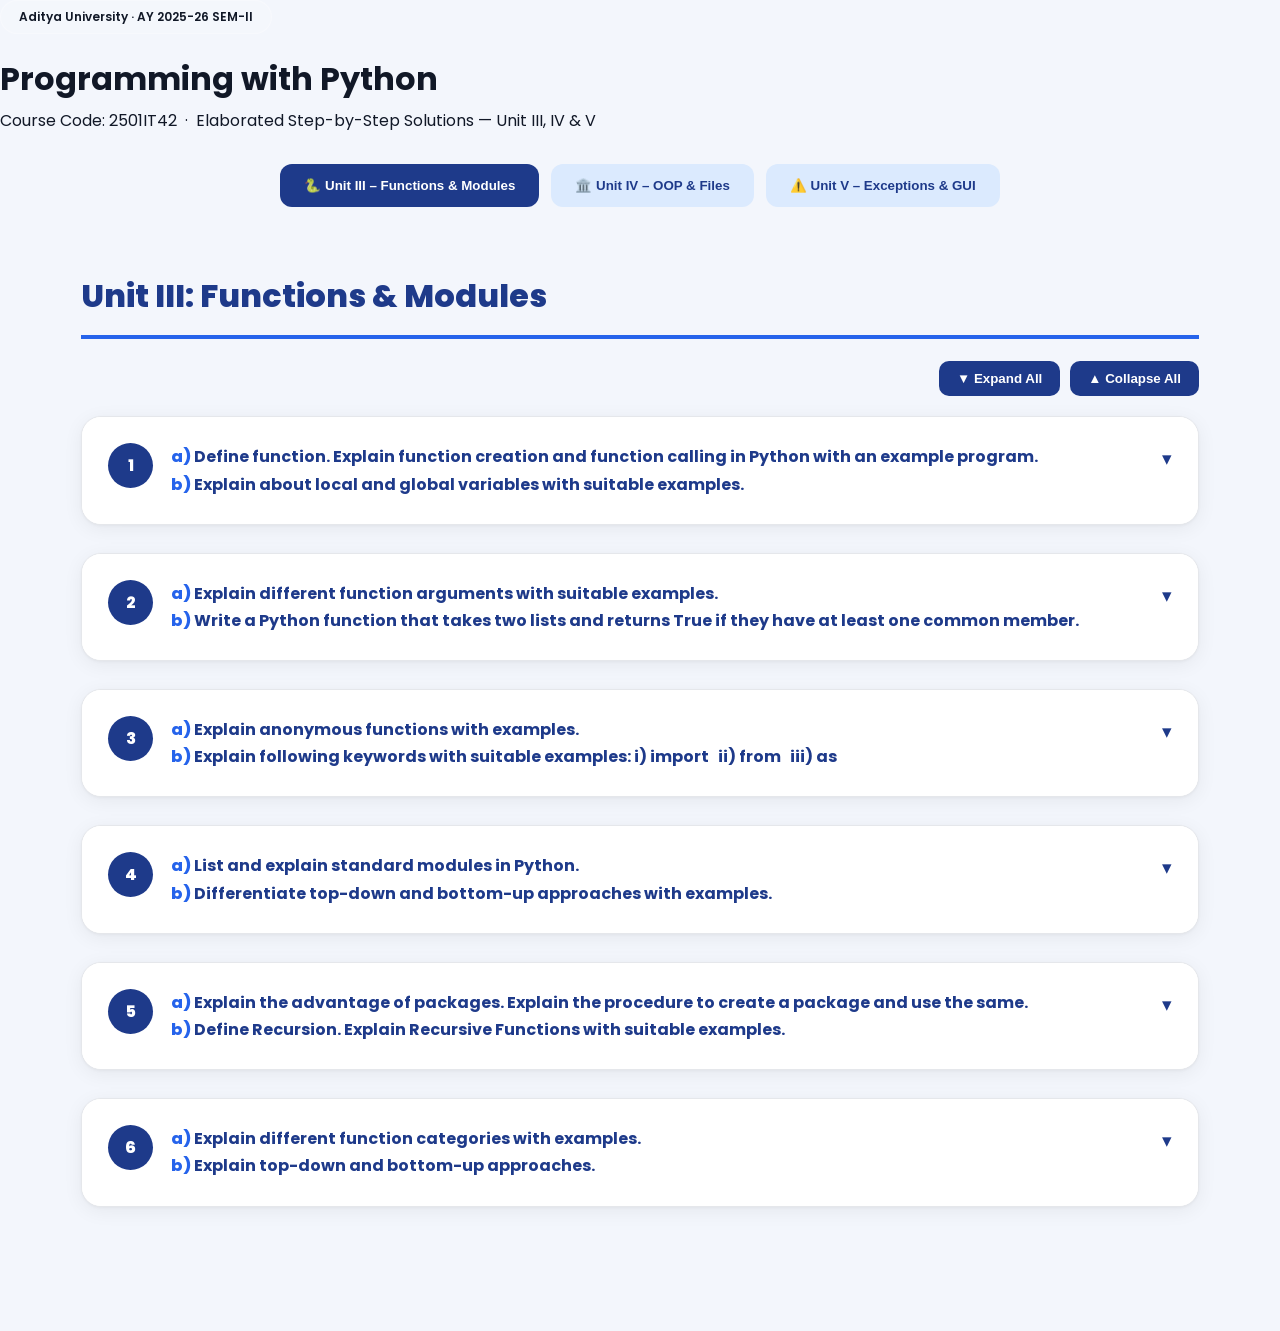
<file: python.html>
<!DOCTYPE html>
<html lang="en">
<head>
<meta charset="UTF-8">
<meta name="viewport" content="width=device-width, initial-scale=1.0">
<title>Python Solutions – Unit III, IV &amp; V | Aditya University</title>
<link rel="stylesheet" href="style.css">
</head>
<body>

<header>
  <div class="badge">Aditya University · AY 2025-26 SEM-II</div>
  <h1>Programming with Python</h1>
  <p>Course Code: 2501IT42 &nbsp;·&nbsp; Elaborated Step-by-Step Solutions — Unit III, IV &amp; V</p>
</header>

<div class="tabs">
  <button class="tab-btn active" onclick="switchTab('u3')">🐍 Unit III – Functions &amp; Modules</button>
  <button class="tab-btn" onclick="switchTab('u4')">🏛️ Unit IV – OOP &amp; Files</button>
  <button class="tab-btn" onclick="switchTab('u5')">⚠️ Unit V – Exceptions &amp; GUI</button>
</div>

<div class="container">

<!-- ═══════════════════════════ UNIT III ═══════════════════════════ -->
<div id="u3" class="tab-content active">
<div class="unit-title">Unit III: Functions &amp; Modules</div>
<div class="ctrl-bar">
  <button class="ctrl-btn" onclick="expandAll('u3')">▼ Expand All</button>
  <button class="ctrl-btn" onclick="collapseAll('u3')">▲ Collapse All</button>
</div>

<!-- Q1 -->
<div class="q-card" onclick="toggle(this)">
<div class="q-header"><div class="q-num">1</div>
<div class="q-text">
  <span class="part-label">a)</span> Define function. Explain function creation and function calling in Python with an example program.
  <br><span class="part-label">b)</span> Explain about local and global variables with suitable examples.
</div>
<div class="q-toggle">▾</div></div>
<div class="q-body"><div class="q-body-inner">

<div class="sub-question">Part (a): Function Creation and Calling [4M]</div>
<div class="concept-box"><strong>Definition:</strong> A <strong>function</strong> is a named, reusable block of code that performs a specific task. It is defined once and can be called multiple times.</div>

<div class="step-group">
<div class="step-label">Syntax</div>
<div class="step-body">
<code class="math">def function_name(parameters):
    """docstring (optional)"""
    # body of the function
    return value   # optional</code>
</div></div>

<div class="step-group">
<div class="step-label">Key Terms</div>
<div class="step-body">
<p><strong>def</strong> – keyword used to define a function.</p>
<p><strong>function_name</strong> – identifier for the function.</p>
<p><strong>parameters</strong> – inputs the function accepts (optional).</p>
<p><strong>return</strong> – sends back a value to the caller (optional).</p>
</div></div>

<div class="step-group">
<div class="step-label">Example Program</div>
<div class="step-body">
<code class="math"># Function Definition
def greet(name):
    """Greets a person by name"""
    message = "Hello, " + name + "!"
    return message

# Function Calling
result = greet("Aditya")
print(result)       # Output: Hello, Aditya!

# Another call
print(greet("John"))  # Output: Hello, John!</code>
</div></div>

<div class="step-group">
<div class="step-label">Example: Function for Addition</div>
<div class="step-body">
<code class="math">def add(a, b):
    return a + b

# Calling the function
print(add(10, 20))   # Output: 30
print(add(5, 7))     # Output: 12</code>
</div></div>

<div class="note">📌 A function must be <strong>defined before it is called</strong>. Python executes the function body only when it is called.</div>

<div class="sub-question">Part (b): Local and Global Variables [4M]</div>
<div class="concept-box"><strong>Local Variable:</strong> Declared <em>inside</em> a function; accessible only within that function.<br>
<strong>Global Variable:</strong> Declared <em>outside</em> all functions; accessible throughout the program.</div>

<div class="step-group">
<div class="step-label">Local Variable Example</div>
<div class="step-body">
<code class="math">def demo():
    x = 10       # local variable
    print("Inside function, x =", x)

demo()
# print(x)     # ERROR: x is not defined outside the function</code>
</div></div>

<div class="step-group">
<div class="step-label">Global Variable Example</div>
<div class="step-body">
<code class="math">g = 100       # global variable

def show():
    print("Inside function, g =", g)   # Can access global

show()
print("Outside function, g =", g)     # Can access globally

# Output:
# Inside function, g = 100
# Outside function, g = 100</code>
</div></div>

<div class="step-group">
<div class="step-label">Using <code>global</code> keyword to modify a global variable inside a function</div>
<div class="step-body">
<code class="math">count = 0     # global variable

def increment():
    global count    # declare we are using the global count
    count += 1

increment()
increment()
print(count)   # Output: 2</code>
</div></div>

<div class="step-group">
<div class="step-label">Comparison Table</div>
<div class="step-body">
<p><strong>Local Variable:</strong> Defined inside a function | Scope: only within function | Destroyed after function ends.</p>
<p><strong>Global Variable:</strong> Defined outside functions | Scope: entire program | Persists throughout program execution.</p>
</div></div>

<div class="ans-box"><div class="ans-icon">✅</div>
<div class="ans-text">Local variables exist only inside their function. Global variables are accessible everywhere. Use the <code>global</code> keyword to modify a global variable inside a function.</div></div>

</div></div></div>

<!-- Q2 -->
<div class="q-card" onclick="toggle(this)">
<div class="q-header"><div class="q-num">2</div>
<div class="q-text">
  <span class="part-label">a)</span> Explain different function arguments with suitable examples.
  <br><span class="part-label">b)</span> Write a Python function that takes two lists and returns True if they have at least one common member.
</div>
<div class="q-toggle">▾</div></div>
<div class="q-body"><div class="q-body-inner">

<div class="sub-question">Part (a): Types of Function Arguments [4M]</div>
<div class="concept-box">Python supports <strong>4 types</strong> of function arguments: Positional, Default, Keyword, and Variable-length.</div>

<div class="step-group">
<div class="step-label">1. Positional Arguments</div>
<div class="step-body">
<p>Values passed in the same order as parameters are defined.</p>
<code class="math">def subtract(a, b):
    return a - b

print(subtract(10, 3))   # Output: 7
# a=10, b=3 — order matters</code>
</div></div>

<div class="step-group">
<div class="step-label">2. Default Arguments</div>
<div class="step-body">
<p>Parameters can have default values; used if no argument is passed.</p>
<code class="math">def greet(name, msg="Good Morning"):
    print(name, "–", msg)

greet("Alice")               # Output: Alice – Good Morning
greet("Bob", "Good Night")   # Output: Bob – Good Night</code>
</div></div>

<div class="step-group">
<div class="step-label">3. Keyword Arguments</div>
<div class="step-body">
<p>Arguments passed by explicitly naming the parameter — order does not matter.</p>
<code class="math">def info(name, age):
    print("Name:", name, "Age:", age)

info(age=20, name="Ram")   # Output: Name: Ram Age: 20</code>
</div></div>

<div class="step-group">
<div class="step-label">4. Variable-length Arguments (*args and **kwargs)</div>
<div class="step-body">
<p><strong>*args</strong> – accepts any number of positional arguments (stored as a tuple).</p>
<code class="math">def add_all(*nums):
    return sum(nums)

print(add_all(1, 2, 3, 4))   # Output: 10</code>
<p><strong>**kwargs</strong> – accepts any number of keyword arguments (stored as a dict).</p>
<code class="math">def profile(**details):
    for key, val in details.items():
        print(key, ":", val)

profile(name="Yusuf", branch="CSE", year=2)
# Output:
# name : Yusuf
# branch : CSE
# year : 2</code>
</div></div>

<div class="sub-question">Part (b): Common Member Check in Two Lists [4M]</div>
<div class="step-group">
<div class="step-label">Program</div>
<div class="step-body">
<code class="math">def has_common_member(list1, list2):
    """Returns True if list1 and list2 share at least one common element"""
    for item in list1:
        if item in list2:
            return True
    return False

# Test Cases
L1 = [1, 2, 3, 4]
L2 = [5, 6, 3, 8]
L3 = [10, 20, 30]

print(has_common_member(L1, L2))   # Output: True  (3 is common)
print(has_common_member(L1, L3))   # Output: False (no common element)</code>
</div></div>

<div class="step-group">
<div class="step-label">Alternative — Using set intersection</div>
<div class="step-body">
<code class="math">def has_common_member(list1, list2):
    return bool(set(list1) & set(list2))

print(has_common_member([1,2,3], [4,5,3]))   # True
print(has_common_member([1,2,3], [4,5,6]))   # False</code>
</div></div>

<div class="ans-box"><div class="ans-icon">✅</div>
<div class="ans-text">Python supports 4 argument types: Positional, Default, Keyword, and Variable-length (*args/**kwargs). The common-member function iterates through list1 checking each element against list2.</div></div>

</div></div></div>

<!-- Q3 -->
<div class="q-card" onclick="toggle(this)">
<div class="q-header"><div class="q-num">3</div>
<div class="q-text">
  <span class="part-label">a)</span> Explain anonymous functions with examples.
  <br><span class="part-label">b)</span> Explain following keywords with suitable examples: i) import &nbsp; ii) from &nbsp; iii) as
</div>
<div class="q-toggle">▾</div></div>
<div class="q-body"><div class="q-body-inner">

<div class="sub-question">Part (a): Anonymous Functions (Lambda) [4M]</div>
<div class="concept-box"><strong>Anonymous functions</strong> are functions defined without a name using the <strong>lambda</strong> keyword. They are typically small, single-expression functions used inline.</div>

<div class="step-group">
<div class="step-label">Syntax</div>
<div class="step-body">
<code class="math">lambda arguments : expression</code>
</div></div>

<div class="step-group">
<div class="step-label">Example 1 – Basic lambda</div>
<div class="step-body">
<code class="math">square = lambda x: x * x
print(square(5))    # Output: 25
print(square(9))    # Output: 81</code>
</div></div>

<div class="step-group">
<div class="step-label">Example 2 – Multiple arguments</div>
<div class="step-body">
<code class="math">add = lambda a, b: a + b
print(add(3, 7))    # Output: 10</code>
</div></div>

<div class="step-group">
<div class="step-label">Example 3 – Lambda with map()</div>
<div class="step-body">
<code class="math">nums = [1, 2, 3, 4, 5]
cubes = list(map(lambda x: x**3, nums))
print(cubes)   # Output: [1, 8, 27, 64, 125]</code>
</div></div>

<div class="step-group">
<div class="step-label">Example 4 – Lambda with filter()</div>
<div class="step-body">
<code class="math">nums = [1, 2, 3, 4, 5, 6]
evens = list(filter(lambda x: x % 2 == 0, nums))
print(evens)   # Output: [2, 4, 6]</code>
</div></div>

<div class="step-group">
<div class="step-label">Lambda vs Regular Function Comparison</div>
<div class="step-body">
<code class="math"># Regular function
def multiply(x, y):
    return x * y

# Equivalent lambda
multiply = lambda x, y: x * y

print(multiply(4, 5))   # Output: 20</code>
</div></div>

<div class="note">📌 Lambda functions are limited to a <strong>single expression</strong>. For complex logic, use a regular <code>def</code> function.</div>

<div class="sub-question">Part (b): import, from, as Keywords [4M]</div>

<div class="step-group">
<div class="step-label">i) import — importing an entire module</div>
<div class="step-body">
<code class="math">import math

print(math.sqrt(25))    # Output: 5.0
print(math.pi)          # Output: 3.141592653589793
print(math.factorial(5))# Output: 120</code>
</div></div>

<div class="step-group">
<div class="step-label">ii) from — importing specific items from a module</div>
<div class="step-body">
<code class="math">from math import sqrt, pi

print(sqrt(49))   # Output: 7.0
print(pi)         # Output: 3.141592653589793
# No need to write math.sqrt — just sqrt</code>
</div></div>

<div class="step-group">
<div class="step-label">iii) as — giving an alias to a module or function</div>
<div class="step-body">
<code class="math">import math as m

print(m.sqrt(16))   # Output: 4.0

# Alias for a specific function
from math import factorial as fact
print(fact(6))       # Output: 720</code>
</div></div>

<div class="ans-box"><div class="ans-icon">✅</div>
<div class="ans-text">Lambda = anonymous single-expression function. <code>import</code> loads a whole module; <code>from</code> imports specific items; <code>as</code> creates an alias for easier usage.</div></div>

</div></div></div>

<!-- Q4 -->
<div class="q-card" onclick="toggle(this)">
<div class="q-header"><div class="q-num">4</div>
<div class="q-text">
  <span class="part-label">a)</span> List and explain standard modules in Python.
  <br><span class="part-label">b)</span> Differentiate top-down and bottom-up approaches with examples.
</div>
<div class="q-toggle">▾</div></div>
<div class="q-body"><div class="q-body-inner">

<div class="sub-question">Part (a): Standard Modules in Python [4M]</div>
<div class="concept-box">Python's <strong>Standard Library</strong> is a collection of built-in modules that provide ready-to-use functionality without any installation.</div>

<div class="step-group">
<div class="step-label">1. math module — Mathematical operations</div>
<div class="step-body">
<code class="math">import math
print(math.sqrt(64))        # 8.0
print(math.ceil(4.2))       # 5
print(math.floor(4.9))      # 4
print(math.pow(2, 10))      # 1024.0
print(math.gcd(12, 8))      # 4</code>
</div></div>

<div class="step-group">
<div class="step-label">2. random module — Random number generation</div>
<div class="step-body">
<code class="math">import random
print(random.random())         # float between 0 and 1
print(random.randint(1, 100))  # random integer between 1 and 100
print(random.choice([10,20,30,40]))  # random element from list</code>
</div></div>

<div class="step-group">
<div class="step-label">3. os module — Operating system interface</div>
<div class="step-body">
<code class="math">import os
print(os.getcwd())        # current working directory
print(os.listdir('.'))    # list files in current directory
os.mkdir("test_folder")   # create a new directory</code>
</div></div>

<div class="step-group">
<div class="step-label">4. sys module — System-specific parameters</div>
<div class="step-body">
<code class="math">import sys
print(sys.version)         # Python version
print(sys.argv)            # command line arguments
sys.exit()                 # exit the program</code>
</div></div>

<div class="step-group">
<div class="step-label">5. datetime module — Date and time handling</div>
<div class="step-body">
<code class="math">import datetime
today = datetime.date.today()
print(today)               # Output: 2025-xx-xx (current date)
now = datetime.datetime.now()
print(now)                 # current date and time</code>
</div></div>

<div class="step-group">
<div class="step-label">6. string module</div>
<div class="step-body">
<code class="math">import string
print(string.ascii_lowercase)   # abcdefghijklmnopqrstuvwxyz
print(string.digits)            # 0123456789</code>
</div></div>

<div class="sub-question">Part (b): Top-Down vs Bottom-Up Approach [4M]</div>

<div class="step-group">
<div class="step-label">Top-Down Approach</div>
<div class="step-body">
<p>The problem is broken into smaller sub-problems starting from the main function. The main logic is written first and individual functions are added later.</p>
<code class="math"># Top-Down: Main logic first, details filled in
def calculate_grade(marks):
    percentage = compute_percentage(marks)     # called but defined later
    grade = assign_grade(percentage)
    print("Grade:", grade)

def compute_percentage(marks):
    return sum(marks) / len(marks)

def assign_grade(pct):
    if pct >= 90: return 'A'
    elif pct >= 75: return 'B'
    else: return 'C'

calculate_grade([85, 90, 78, 92])</code>
</div></div>

<div class="step-group">
<div class="step-label">Bottom-Up Approach</div>
<div class="step-body">
<p>Smaller utility functions are built first and then combined to form the full solution.</p>
<code class="math"># Bottom-Up: Build utilities first, integrate later
def compute_percentage(marks):
    return sum(marks) / len(marks)

def assign_grade(pct):
    if pct >= 90: return 'A'
    elif pct >= 75: return 'B'
    else: return 'C'

# Integrate after all parts are ready
def calculate_grade(marks):
    pct = compute_percentage(marks)
    return assign_grade(pct)

print(calculate_grade([85, 90, 78, 92]))   # Output: B</code>
</div></div>

<div class="step-group">
<div class="step-label">Comparison</div>
<div class="step-body">
<p><strong>Top-Down:</strong> Design from high-level to low-level | Good for large systems | Uses stubs for missing parts.</p>
<p><strong>Bottom-Up:</strong> Build low-level first, combine later | Good for reuse | Each module is independently testable.</p>
</div></div>

<div class="ans-box"><div class="ans-icon">✅</div>
<div class="ans-text">Key standard modules: math, random, os, sys, datetime, string. Top-down starts with the big picture; bottom-up builds small pieces first then assembles them.</div></div>

</div></div></div>

<!-- Q5 -->
<div class="q-card" onclick="toggle(this)">
<div class="q-header"><div class="q-num">5</div>
<div class="q-text">
  <span class="part-label">a)</span> Explain the advantage of packages. Explain the procedure to create a package and use the same.
  <br><span class="part-label">b)</span> Define Recursion. Explain Recursive Functions with suitable examples.
</div>
<div class="q-toggle">▾</div></div>
<div class="q-body"><div class="q-body-inner">

<div class="sub-question">Part (a): Packages in Python [4M]</div>
<div class="concept-box"><strong>Package:</strong> A directory containing multiple Python modules (files) along with a special <code>__init__.py</code> file that marks it as a package.</div>

<div class="step-group">
<div class="step-label">Advantages of Packages</div>
<div class="step-body">
<p>1. <strong>Organisation:</strong> Groups related modules together in one directory.</p>
<p>2. <strong>Namespace management:</strong> Avoids name conflicts between modules.</p>
<p>3. <strong>Reusability:</strong> Modules inside a package can be reused across projects.</p>
<p>4. <strong>Maintainability:</strong> Large projects become easier to manage.</p>
<p>5. <strong>Distribution:</strong> Packages can be easily shared or published via pip.</p>
</div></div>

<div class="step-group">
<div class="step-label">Creating a Package – Directory Structure</div>
<div class="step-body">
<code class="math">mypackage/
│
├── __init__.py       ← marks this folder as a package
├── arithmetic.py     ← module 1
└── greet.py          ← module 2</code>
</div></div>

<div class="step-group">
<div class="step-label">arithmetic.py</div>
<div class="step-body">
<code class="math">def add(a, b):
    return a + b

def multiply(a, b):
    return a * b</code>
</div></div>

<div class="step-group">
<div class="step-label">greet.py</div>
<div class="step-body">
<code class="math">def say_hello(name):
    print("Hello,", name)</code>
</div></div>

<div class="step-group">
<div class="step-label">__init__.py (can be empty or have imports)</div>
<div class="step-body">
<code class="math"># __init__.py
# Can be empty or import specific items
from . import arithmetic
from . import greet</code>
</div></div>

<div class="step-group">
<div class="step-label">Using the Package in main.py</div>
<div class="step-body">
<code class="math">from mypackage import arithmetic
from mypackage.greet import say_hello

print(arithmetic.add(5, 3))       # Output: 8
print(arithmetic.multiply(4, 6))  # Output: 24
say_hello("Aditya")               # Output: Hello, Aditya</code>
</div></div>

<div class="sub-question">Part (b): Recursion [4M]</div>
<div class="concept-box"><strong>Recursion:</strong> A technique where a function calls <em>itself</em> to solve a problem. Every recursive function must have a <strong>base case</strong> (termination condition) to stop infinite calls.</div>

<div class="step-group">
<div class="step-label">Example 1 – Factorial</div>
<div class="step-body">
<code class="math">def factorial(n):
    if n == 0 or n == 1:   # base case
        return 1
    return n * factorial(n - 1)   # recursive call

print(factorial(5))   # 5*4*3*2*1 = 120
print(factorial(0))   # 1</code>
</div></div>

<div class="step-group">
<div class="step-label">Example 2 – Fibonacci</div>
<div class="step-body">
<code class="math">def fibonacci(n):
    if n <= 0:
        return 0
    elif n == 1:
        return 1
    return fibonacci(n-1) + fibonacci(n-2)

for i in range(7):
    print(fibonacci(i), end=" ")
# Output: 0 1 1 2 3 5 8</code>
</div></div>

<div class="step-group">
<div class="step-label">Example 3 – Sum of digits</div>
<div class="step-body">
<code class="math">def sum_digits(n):
    if n == 0:
        return 0
    return n % 10 + sum_digits(n // 10)

print(sum_digits(1234))   # Output: 10</code>
</div></div>

<div class="note">📌 Each recursive call uses stack memory. Deep recursion may cause <strong>RecursionError</strong>. Python default limit is 1000 calls.</div>

<div class="ans-box"><div class="ans-icon">✅</div>
<div class="ans-text">Packages organise modules into directories with <code>__init__.py</code>. Recursion = a function calling itself; always needs a base case to terminate.</div></div>

</div></div></div>

<!-- Q6 -->
<div class="q-card" onclick="toggle(this)">
<div class="q-header"><div class="q-num">6</div>
<div class="q-text">
  <span class="part-label">a)</span> Explain different function categories with examples.
  <br><span class="part-label">b)</span> Explain top-down and bottom-up approaches.
</div>
<div class="q-toggle">▾</div></div>
<div class="q-body"><div class="q-body-inner">

<div class="sub-question">Part (a): Function Categories [4M]</div>
<div class="concept-box">Based on arguments and return values, Python functions are classified into <strong>4 categories</strong>.</div>

<div class="step-group">
<div class="step-label">Category 1 – No arguments, No return value</div>
<div class="step-body">
<code class="math">def display():
    print("Welcome to Python!")

display()   # Output: Welcome to Python!</code>
</div></div>

<div class="step-group">
<div class="step-label">Category 2 – With arguments, No return value</div>
<div class="step-body">
<code class="math">def greet(name):
    print("Hello,", name)

greet("Alice")   # Output: Hello, Alice</code>
</div></div>

<div class="step-group">
<div class="step-label">Category 3 – No arguments, With return value</div>
<div class="step-body">
<code class="math">def get_pi():
    return 3.14159

val = get_pi()
print("Pi =", val)   # Output: Pi = 3.14159</code>
</div></div>

<div class="step-group">
<div class="step-label">Category 4 – With arguments, With return value</div>
<div class="step-body">
<code class="math">def add(a, b):
    return a + b

result = add(10, 20)
print("Sum =", result)   # Output: Sum = 30</code>
</div></div>

<div class="sub-question">Part (b): Top-Down and Bottom-Up Approaches [4M]</div>
<div class="concept-box">These are two software design strategies for decomposing a complex problem into manageable functions.</div>

<div class="step-group">
<div class="step-label">Top-Down Approach – Overview</div>
<div class="step-body">
<p>Start from the <strong>main problem</strong> and progressively break it into smaller sub-functions.</p>
<p>The main function is written first; sub-functions are stubs initially.</p>
<code class="math">def main():
    data = get_input()
    result = process(data)
    display(result)

def get_input():
    return [int(x) for x in input("Enter numbers: ").split()]

def process(data):
    return sum(data)

def display(result):
    print("Sum:", result)

main()</code>
</div></div>

<div class="step-group">
<div class="step-label">Bottom-Up Approach – Overview</div>
<div class="step-body">
<p>Start from <strong>smallest utility functions</strong> and integrate them to build the complete system.</p>
<code class="math">def is_prime(n):
    if n < 2: return False
    for i in range(2, int(n**0.5)+1):
        if n % i == 0: return False
    return True

def get_primes(limit):
    return [x for x in range(2, limit+1) if is_prime(x)]

# Integrate
print(get_primes(30))
# Output: [2, 3, 5, 7, 11, 13, 17, 19, 23, 29]</code>
</div></div>

<div class="ans-box"><div class="ans-icon">✅</div>
<div class="ans-text">4 function categories based on argument/return presence. Top-down designs from high-level down; bottom-up builds atomic functions first then integrates.</div></div>

</div></div></div>

</div><!-- end u3 -->


<!-- ═══════════════════════════ UNIT IV ═══════════════════════════ -->
<div id="u4" class="tab-content">
<div class="unit-title">Unit IV: OOP &amp; File Handling</div>
<div class="ctrl-bar">
  <button class="ctrl-btn" onclick="expandAll('u4')">▼ Expand All</button>
  <button class="ctrl-btn" onclick="collapseAll('u4')">▲ Collapse All</button>
</div>

<!-- Q1 -->
<div class="q-card" onclick="toggle(this)">
<div class="q-header"><div class="q-num">1</div>
<div class="q-text">
  <span class="part-label">a)</span> Define Inheritance and explain types of Inheritance with examples.
  <br><span class="part-label">b)</span> Demonstrate Polymorphism using an example Python program.
</div>
<div class="q-toggle">▾</div></div>
<div class="q-body"><div class="q-body-inner">

<div class="sub-question">Part (a): Inheritance [4M]</div>
<div class="concept-box"><strong>Inheritance:</strong> A mechanism where a <strong>child (derived) class</strong> acquires properties and methods from a <strong>parent (base) class</strong>. It promotes code reuse and represents an IS-A relationship.</div>

<div class="step-group">
<div class="step-label">Syntax</div>
<div class="step-body">
<code class="math">class Parent:
    # parent members
    pass

class Child(Parent):
    # inherits from Parent
    pass</code>
</div></div>

<div class="step-group">
<div class="step-label">1. Single Inheritance – One child, one parent</div>
<div class="step-body">
<code class="math">class Animal:
    def speak(self):
        print("Animal speaks")

class Dog(Animal):
    def bark(self):
        print("Dog barks")

d = Dog()
d.speak()   # Output: Animal speaks
d.bark()    # Output: Dog barks</code>
</div></div>

<div class="step-group">
<div class="step-label">2. Multiple Inheritance – One child, multiple parents</div>
<div class="step-body">
<code class="math">class Father:
    def talent(self):
        print("Father: Singing")

class Mother:
    def skill(self):
        print("Mother: Cooking")

class Child(Father, Mother):
    pass

c = Child()
c.talent()   # Father: Singing
c.skill()    # Mother: Cooking</code>
</div></div>

<div class="step-group">
<div class="step-label">3. Multilevel Inheritance – Chain of inheritance</div>
<div class="step-body">
<code class="math">class A:
    def method_a(self):
        print("Class A")

class B(A):
    def method_b(self):
        print("Class B")

class C(B):
    def method_c(self):
        print("Class C")

obj = C()
obj.method_a()   # Class A
obj.method_b()   # Class B
obj.method_c()   # Class C</code>
</div></div>

<div class="step-group">
<div class="step-label">4. Hierarchical Inheritance – Multiple children, one parent</div>
<div class="step-body">
<code class="math">class Vehicle:
    def start(self):
        print("Vehicle started")

class Car(Vehicle):
    def type(self):
        print("Car")

class Bike(Vehicle):
    def type(self):
        print("Bike")

Car().start()    # Vehicle started
Bike().start()   # Vehicle started</code>
</div></div>

<div class="step-group">
<div class="step-label">5. Hybrid Inheritance – Combination of above types</div>
<div class="step-body">
<code class="math">class A:
    def show(self): print("A")

class B(A):
    def show(self): print("B")

class C(A):
    def show(self): print("C")

class D(B, C):
    pass

d = D()
d.show()    # Output: B  (MRO: D→B→C→A)</code>
</div></div>

<div class="sub-question">Part (b): Polymorphism [4M]</div>
<div class="concept-box"><strong>Polymorphism:</strong> Same method name exhibiting different behaviours depending on the object calling it. "Many forms."</div>

<div class="step-group">
<div class="step-label">Example – Method Overriding (Runtime Polymorphism)</div>
<div class="step-body">
<code class="math">class Shape:
    def area(self):
        print("Shape area")

class Circle(Shape):
    def __init__(self, r):
        self.r = r
    def area(self):
        print("Circle area:", 3.14 * self.r * self.r)

class Rectangle(Shape):
    def __init__(self, l, b):
        self.l = l; self.b = b
    def area(self):
        print("Rectangle area:", self.l * self.b)

# Polymorphic behaviour
shapes = [Circle(5), Rectangle(4, 6)]
for s in shapes:
    s.area()
# Output:
# Circle area: 78.5
# Rectangle area: 24</code>
</div></div>

<div class="step-group">
<div class="step-label">Example – Duck Typing Polymorphism</div>
<div class="step-body">
<code class="math">class Cat:
    def sound(self): print("Meow")

class Dog:
    def sound(self): print("Woof")

def make_sound(animal):
    animal.sound()    # works for any object with sound()

make_sound(Cat())   # Meow
make_sound(Dog())   # Woof</code>
</div></div>

<div class="ans-box"><div class="ans-icon">✅</div>
<div class="ans-text">5 inheritance types: Single, Multiple, Multilevel, Hierarchical, Hybrid. Polymorphism allows same method name to behave differently on different objects.</div></div>

</div></div></div>

<!-- Q2 -->
<div class="q-card" onclick="toggle(this)">
<div class="q-header"><div class="q-num">2</div>
<div class="q-text">
  <span class="part-label">a)</span> Demonstrate operator overloading with an example program.
  <br><span class="part-label">b)</span> Demonstrate file operations with a suitable Python program.
</div>
<div class="q-toggle">▾</div></div>
<div class="q-body"><div class="q-body-inner">

<div class="sub-question">Part (a): Operator Overloading [4M]</div>
<div class="concept-box"><strong>Operator Overloading:</strong> Defining custom behaviour for standard Python operators (like +, -, *, ==) when applied to user-defined class objects. Done via <strong>magic/dunder methods</strong>.</div>

<div class="step-group">
<div class="step-label">Common Magic Methods</div>
<div class="step-body">
<p><code>__add__</code> → + &nbsp;&nbsp; <code>__sub__</code> → - &nbsp;&nbsp; <code>__mul__</code> → * &nbsp;&nbsp; <code>__eq__</code> → == &nbsp;&nbsp; <code>__str__</code> → str()</p>
</div></div>

<div class="step-group">
<div class="step-label">Example – Overloading + for a Point class</div>
<div class="step-body">
<code class="math">class Point:
    def __init__(self, x, y):
        self.x = x
        self.y = y

    def __add__(self, other):
        return Point(self.x + other.x, self.y + other.y)

    def __sub__(self, other):
        return Point(self.x - other.x, self.y - other.y)

    def __mul__(self, scalar):
        return Point(self.x * scalar, self.y * scalar)

    def __str__(self):
        return f"({self.x}, {self.y})"

    def __eq__(self, other):
        return self.x == other.x and self.y == other.y

p1 = Point(3, 4)
p2 = Point(1, 2)

print("p1 + p2 =", p1 + p2)   # (4, 6)
print("p1 - p2 =", p1 - p2)   # (2, 2)
print("p1 * 3  =", p1 * 3)    # (9, 12)
print("p1 == p2:", p1 == p2)  # False</code>
</div></div>

<div class="sub-question">Part (b): File Operations [4M]</div>
<div class="concept-box">Python provides built-in functions to <strong>create, write, read, and append</strong> files using the <code>open()</code> function.</div>

<div class="step-group">
<div class="step-label">Complete File Operations Program</div>
<div class="step-body">
<code class="math">### 1. Write to a file ###
f = open("demo.txt", "w")
f.write("Hello, Python!\n")
f.write("File handling is easy.\n")
f.close()

### 2. Read entire file ###
f = open("demo.txt", "r")
content = f.read()
print("Read:\n", content)
f.close()

### 3. Append to file ###
f = open("demo.txt", "a")
f.write("Appended line.\n")
f.close()

### 4. Read line by line ###
f = open("demo.txt", "r")
for line in f:
    print(line, end="")
f.close()

### 5. Using 'with' (auto-closes file) ###
with open("demo.txt", "r") as f:
    data = f.read()
    print(data)</code>
</div></div>

<div class="ans-box"><div class="ans-icon">✅</div>
<div class="ans-text">Operator overloading uses dunder methods (__add__, __sub__ etc.) to customise operator behaviour for objects. File ops: open → write/read/append → close (or use <code>with</code>).</div></div>

</div></div></div>

<!-- Q3 -->
<div class="q-card" onclick="toggle(this)">
<div class="q-header"><div class="q-num">3</div>
<div class="q-text">
  <span class="part-label">a)</span> Demonstrate the design with classes using a case study.
  <br><span class="part-label">b)</span> Explain the functions write and writelines with examples.
</div>
<div class="q-toggle">▾</div></div>
<div class="q-body"><div class="q-body-inner">

<div class="sub-question">Part (a): Design with Classes – Case Study: Bank Account [4M]</div>
<div class="concept-box">A class encapsulates data (attributes) and behaviour (methods) together. This case study models a simple bank account.</div>

<div class="step-group">
<div class="step-label">Case Study: BankAccount Class</div>
<div class="step-body">
<code class="math">class BankAccount:
    def __init__(self, owner, balance=0):
        self.owner   = owner
        self.balance = balance

    def deposit(self, amount):
        if amount > 0:
            self.balance += amount
            print(f"Deposited ₹{amount}. Balance: ₹{self.balance}")
        else:
            print("Invalid deposit amount.")

    def withdraw(self, amount):
        if amount > self.balance:
            print("Insufficient funds!")
        elif amount <= 0:
            print("Invalid amount.")
        else:
            self.balance -= amount
            print(f"Withdrawn ₹{amount}. Balance: ₹{self.balance}")

    def display(self):
        print(f"Account Owner: {self.owner}")
        print(f"Current Balance: ₹{self.balance}")

# --- Usage ---
acc = BankAccount("John", 5000)
acc.display()
acc.deposit(2000)
acc.withdraw(1000)
acc.withdraw(8000)   # Insufficient
acc.display()

# Output:
# Account Owner: John
# Current Balance: ₹5000
# Deposited ₹2000. Balance: ₹7000
# Withdrawn ₹1000. Balance: ₹6000
# Insufficient funds!
# Account Owner: John
# Current Balance: ₹6000</code>
</div></div>

<div class="sub-question">Part (b): write() and writelines() [4M]</div>

<div class="step-group">
<div class="step-label">write() – Writes a single string to file</div>
<div class="step-body">
<code class="math">f = open("output.txt", "w")
f.write("First line\n")
f.write("Second line\n")
f.write("Third line\n")
f.close()

# Reads back
with open("output.txt", "r") as f:
    print(f.read())
# Output:
# First line
# Second line
# Third line</code>
</div></div>

<div class="step-group">
<div class="step-label">writelines() – Writes a list of strings to file</div>
<div class="step-body">
<code class="math">lines = ["Line one\n", "Line two\n", "Line three\n"]

f = open("output2.txt", "w")
f.writelines(lines)
f.close()

with open("output2.txt", "r") as f:
    print(f.read())
# Output:
# Line one
# Line two
# Line three</code>
</div></div>

<div class="step-group">
<div class="step-label">Key Difference</div>
<div class="step-body">
<p><strong>write(str):</strong> Takes a single string; does NOT add newline automatically.</p>
<p><strong>writelines(list):</strong> Takes an iterable of strings; writes them one after another; NO newlines added automatically.</p>
</div></div>

<div class="ans-box"><div class="ans-icon">✅</div>
<div class="ans-text">Class design encapsulates related data and functions. <code>write()</code> writes one string; <code>writelines()</code> writes a list of strings — neither adds newlines automatically.</div></div>

</div></div></div>

<!-- Q4 -->
<div class="q-card" onclick="toggle(this)">
<div class="q-header"><div class="q-num">4</div>
<div class="q-text">
  <span class="part-label">a)</span> Demonstrate the log file writing in Python program.
  <br><span class="part-label">b)</span> Develop a program to read Config files in Python.
</div>
<div class="q-toggle">▾</div></div>
<div class="q-body"><div class="q-body-inner">

<div class="sub-question">Part (a): Log File Writing [4M]</div>
<div class="concept-box">Python's built-in <strong>logging</strong> module provides a flexible framework for writing log messages at different severity levels to a file or console.</div>

<div class="step-group">
<div class="step-label">Log Levels (in order of severity)</div>
<div class="step-body">
<p>DEBUG &lt; INFO &lt; WARNING &lt; ERROR &lt; CRITICAL</p>
</div></div>

<div class="step-group">
<div class="step-label">Program – Writing Logs to a File</div>
<div class="step-body">
<code class="math">import logging

# Configure logging
logging.basicConfig(
    filename='app.log',         # log file name
    level=logging.DEBUG,        # minimum level to log
    format='%(asctime)s - %(levelname)s - %(message)s'
)

# Writing different levels of log messages
logging.debug("This is a DEBUG message")
logging.info("Server started successfully")
logging.warning("Low disk space warning")
logging.error("File not found error occurred")
logging.critical("Critical failure! System shutting down")

print("Log file 'app.log' created.")</code>
</div></div>

<div class="step-group">
<div class="step-label">Contents of app.log (sample output)</div>
<div class="step-body">
<code class="math">2025-01-15 10:30:00,123 - DEBUG   - This is a DEBUG message
2025-01-15 10:30:00,124 - INFO    - Server started successfully
2025-01-15 10:30:00,125 - WARNING - Low disk space warning
2025-01-15 10:30:00,126 - ERROR   - File not found error occurred
2025-01-15 10:30:00,127 - CRITICAL- Critical failure! System shutting down</code>
</div></div>

<div class="sub-question">Part (b): Reading Config Files [4M]</div>
<div class="concept-box">Python's <strong>configparser</strong> module reads <code>.ini</code> style configuration files containing key-value pairs organised in sections.</div>

<div class="step-group">
<div class="step-label">config.ini file</div>
<div class="step-body">
<code class="math">[Database]
host = localhost
port = 3306
user = admin
password = secret123

[App]
debug = True
version = 2.5</code>
</div></div>

<div class="step-group">
<div class="step-label">Python Program to Read config.ini</div>
<div class="step-body">
<code class="math">import configparser

config = configparser.ConfigParser()
config.read('config.ini')

# Read Database section
db_host = config['Database']['host']
db_port = config['Database']['port']
db_user = config['Database']['user']

print("Database Host:", db_host)
print("Database Port:", db_port)
print("Database User:", db_user)

# Read App section
debug  = config['App']['debug']
ver    = config['App']['version']
print("Debug Mode:", debug)
print("App Version:", ver)

# List all sections
print("Sections:", config.sections())

# Output:
# Database Host: localhost
# Database Port: 3306
# Database User: admin
# Debug Mode: True
# App Version: 2.5
# Sections: ['Database', 'App']</code>
</div></div>

<div class="ans-box"><div class="ans-icon">✅</div>
<div class="ans-text"><code>logging</code> module writes timestamped logs at 5 severity levels to a file. <code>configparser</code> reads <code>.ini</code> config files with sections and key-value pairs.</div></div>

</div></div></div>

<!-- Q5 -->
<div class="q-card" onclick="toggle(this)">
<div class="q-header"><div class="q-num">5</div>
<div class="q-text">
  <span class="part-label">a)</span> Demonstrate read(), readline(), and readlines() with examples.
  <br><span class="part-label">b)</span> Describe self, Constructor, class variable, and instance variable with an example.
</div>
<div class="q-toggle">▾</div></div>
<div class="q-body"><div class="q-body-inner">

<div class="sub-question">Part (a): read(), readline(), readlines() [4M]</div>
<div class="concept-box">Assume <strong>sample.txt</strong> contains:<br>Line 1: Hello<br>Line 2: World<br>Line 3: Python</div>

<div class="step-group">
<div class="step-label">read() – Reads the entire file as one string</div>
<div class="step-body">
<code class="math">with open("sample.txt", "r") as f:
    content = f.read()
    print(content)
# Output:
# Hello
# World
# Python</code>
</div></div>

<div class="step-group">
<div class="step-label">read(n) – Reads first n characters</div>
<div class="step-body">
<code class="math">with open("sample.txt", "r") as f:
    part = f.read(5)
    print(part)     # Output: Hello</code>
</div></div>

<div class="step-group">
<div class="step-label">readline() – Reads one line at a time</div>
<div class="step-body">
<code class="math">with open("sample.txt", "r") as f:
    print(f.readline())   # Hello
    print(f.readline())   # World
    print(f.readline())   # Python</code>
</div></div>

<div class="step-group">
<div class="step-label">readlines() – Reads all lines into a list</div>
<div class="step-body">
<code class="math">with open("sample.txt", "r") as f:
    lines = f.readlines()
    print(lines)
# Output: ['Hello\n', 'World\n', 'Python']

# Iterate through lines
for line in lines:
    print(line.strip())</code>
</div></div>

<div class="step-group">
<div class="step-label">Summary Table</div>
<div class="step-body">
<p><strong>read():</strong> Returns entire file as one string.</p>
<p><strong>readline():</strong> Returns one line per call (including newline).</p>
<p><strong>readlines():</strong> Returns a list where each element is a line.</p>
</div></div>

<div class="sub-question">Part (b): self, Constructor, Class Variable, Instance Variable [4M]</div>

<div class="step-group">
<div class="step-label">Complete Example Demonstrating All Four</div>
<div class="step-body">
<code class="math">class Student:
    # Class variable – shared by ALL instances
    college = "Aditya University"
    count   = 0

    # Constructor – __init__ is the constructor
    # 'self' refers to the current object being created
    def __init__(self, name, marks):
        # Instance variables – unique to each object
        self.name  = name     # instance variable
        self.marks = marks    # instance variable
        Student.count += 1    # modify class variable

    def display(self):
        print(f"Name: {self.name}")
        print(f"Marks: {self.marks}")
        print(f"College: {Student.college}")

# Creating objects
s1 = Student("Alice", 90)
s2 = Student("Bob", 75)

s1.display()
# Name: Alice
# Marks: 90
# College: Aditya University

s2.display()
# Name: Bob
# Marks: 75
# College: Aditya University

print("Total students:", Student.count)   # 2</code>
</div></div>

<div class="step-group">
<div class="step-label">Explanations</div>
<div class="step-body">
<p><strong>self:</strong> A reference to the current instance of the class; first parameter of every instance method; not a keyword — just a convention.</p>
<p><strong>Constructor (__init__):</strong> Special method automatically called when an object is created; used to initialise instance variables.</p>
<p><strong>Class Variable:</strong> Shared across all objects of the class; defined inside the class but outside any method.</p>
<p><strong>Instance Variable:</strong> Unique to each object; defined inside <code>__init__</code> using <code>self.variable</code>.</p>
</div></div>

<div class="ans-box"><div class="ans-icon">✅</div>
<div class="ans-text"><code>read()</code> = whole file; <code>readline()</code> = one line; <code>readlines()</code> = list of lines. <code>self</code> = current object; Constructor initialises objects; class variables are shared; instance variables are per-object.</div></div>

</div></div></div>

<!-- Q6 -->
<div class="q-card" onclick="toggle(this)">
<div class="q-header"><div class="q-num">6</div>
<div class="q-text">
  <span class="part-label">a)</span> List and explain object-oriented concepts.
  <br><span class="part-label">b)</span> What are the different modes of opening a file in Python? Explain the Python open() built-in function.
</div>
<div class="q-toggle">▾</div></div>
<div class="q-body"><div class="q-body-inner">

<div class="sub-question">Part (a): OOP Concepts [4M]</div>
<div class="concept-box">Object-Oriented Programming (OOP) organises code around <strong>objects</strong> rather than functions. Python supports all major OOP principles.</div>

<div class="step-group">
<div class="step-label">1. Class and Object</div>
<div class="step-body">
<p><strong>Class:</strong> Blueprint / template for creating objects.</p>
<p><strong>Object:</strong> An instance of a class.</p>
<code class="math">class Car:
    def __init__(self, brand):
        self.brand = brand

c1 = Car("Toyota")
print(c1.brand)   # Toyota</code>
</div></div>

<div class="step-group">
<div class="step-label">2. Encapsulation</div>
<div class="step-body">
<p>Bundling data and methods together; hiding internal details using private variables (prefix <code>__</code>).</p>
<code class="math">class Account:
    def __init__(self, bal):
        self.__balance = bal    # private
    def get_balance(self):
        return self.__balance

a = Account(5000)
print(a.get_balance())   # 5000</code>
</div></div>

<div class="step-group">
<div class="step-label">3. Inheritance</div>
<div class="step-body">
<p>Child class inherits properties and methods from parent class.</p>
<code class="math">class Animal:
    def eat(self): print("Eating")

class Dog(Animal):
    def bark(self): print("Woof")

Dog().eat()    # Eating (inherited)</code>
</div></div>

<div class="step-group">
<div class="step-label">4. Polymorphism</div>
<div class="step-body">
<p>Same method name works differently for different classes.</p>
<code class="math">class Bird:
    def sound(self): print("Tweet")

class Cow:
    def sound(self): print("Moo")

for animal in [Bird(), Cow()]:
    animal.sound()</code>
</div></div>

<div class="step-group">
<div class="step-label">5. Abstraction</div>
<div class="step-body">
<p>Hiding implementation details, showing only essential features. Achieved via abstract classes (abc module).</p>
<code class="math">from abc import ABC, abstractmethod

class Shape(ABC):
    @abstractmethod
    def area(self):
        pass

class Circle(Shape):
    def area(self): return 3.14 * 5 * 5

print(Circle().area())   # 78.5</code>
</div></div>

<div class="sub-question">Part (b): File Opening Modes &amp; open() [4M]</div>
<div class="concept-box"><strong>open(filename, mode)</strong> is the built-in function to open files. The <strong>mode</strong> specifies the purpose.</div>

<div class="step-group">
<div class="step-label">File Modes</div>
<div class="step-body">
<p><strong>'r'</strong> – Read (default); file must exist; pointer at start.</p>
<p><strong>'w'</strong> – Write; creates file if not exists; overwrites existing content.</p>
<p><strong>'a'</strong> – Append; creates file if not exists; adds to end.</p>
<p><strong>'x'</strong> – Exclusive creation; fails if file already exists.</p>
<p><strong>'r+'</strong> – Read and write; file must exist.</p>
<p><strong>'w+'</strong> – Write and read; truncates file.</p>
<p><strong>'a+'</strong> – Append and read.</p>
<p><strong>'b'</strong> – Binary mode (e.g., 'rb', 'wb' for images/PDFs).</p>
<p><strong>'t'</strong> – Text mode (default).</p>
</div></div>

<div class="step-group">
<div class="step-label">Examples</div>
<div class="step-body">
<code class="math"># Read mode
f = open("test.txt", "r")
print(f.read())
f.close()

# Write mode
f = open("test.txt", "w")
f.write("Hello World")
f.close()

# Append mode
f = open("test.txt", "a")
f.write("\nNew Line")
f.close()

# Binary read (e.g., image)
f = open("image.png", "rb")
data = f.read()
f.close()

# Best practice: using 'with'
with open("test.txt", "r") as f:
    content = f.read()
    print(content)</code>
</div></div>

<div class="ans-box"><div class="ans-icon">✅</div>
<div class="ans-text">5 OOP pillars: Class/Object, Encapsulation, Inheritance, Polymorphism, Abstraction. File modes: r, w, a, x, r+, w+, a+ — use <code>with open()</code> for safe automatic file closing.</div></div>

</div></div></div>

<!-- Q7 -->
<div class="q-card" onclick="toggle(this)">
<div class="q-header"><div class="q-num">7</div>
<div class="q-text">
  <span class="part-label">a)</span> Write a Python program to create a class 'student' with members {name, branch, grade}. Define appropriate member functions for reading and displaying the student information.
  <br><span class="part-label">b)</span> Write Python code snippets to illustrate Method overriding and Method overloading concepts.
</div>
<div class="q-toggle">▾</div></div>
<div class="q-body"><div class="q-body-inner">

<div class="sub-question">Part (a): Student Class Program [4M]</div>

<div class="step-group">
<div class="step-label">Program</div>
<div class="step-body">
<code class="math">class Student:
    def __init__(self):
        self.name   = ""
        self.branch = ""
        self.grade  = ""

    def read(self):
        """Read student information from user"""
        self.name   = input("Enter Name   : ")
        self.branch = input("Enter Branch : ")
        self.grade  = input("Enter Grade  : ")

    def display(self):
        """Display student information"""
        print("-" * 30)
        print(f"Name   : {self.name}")
        print(f"Branch : {self.branch}")
        print(f"Grade  : {self.grade}")
        print("-" * 30)

    def set_data(self, name, branch, grade):
        """Set data directly (for testing)"""
        self.name   = name
        self.branch = branch
        self.grade  = grade

# --- Main program ---
s1 = Student()
s1.set_data("Alice", "CSE", "A")
s1.display()

s2 = Student()
s2.set_data("Bob", "ECE", "B+")
s2.display()

# With input (uncomment to use interactively):
# s3 = Student()
# s3.read()
# s3.display()

# Output:
# ------------------------------
# Name   : Alice
# Branch : CSE
# Grade  : A
# ------------------------------
# Name   : Bob
# Branch : ECE
# Grade  : B+
# ------------------------------</code>
</div></div>

<div class="sub-question">Part (b): Method Overriding and Method Overloading [4M]</div>

<div class="step-group">
<div class="step-label">Method Overriding – Child redefines parent's method</div>
<div class="step-body">
<code class="math">class Animal:
    def speak(self):
        print("Animal makes a sound")

class Dog(Animal):
    def speak(self):           # overrides parent method
        print("Dog says: Woof!")

class Cat(Animal):
    def speak(self):           # overrides parent method
        print("Cat says: Meow!")

# Demo
a = Animal()
d = Dog()
c = Cat()

a.speak()   # Animal makes a sound
d.speak()   # Dog says: Woof!
c.speak()   # Cat says: Meow!

# Using super() to also call parent
class Bird(Animal):
    def speak(self):
        super().speak()             # calls Animal.speak()
        print("Bird says: Tweet!")

Bird().speak()
# Animal makes a sound
# Bird says: Tweet!</code>
</div></div>

<div class="step-group">
<div class="step-label">Method Overloading – Simulated using default arguments</div>
<div class="step-body">
<code class="math"># Python does NOT support true overloading (no multiple same-named methods)
# Achieved using default parameters or *args

class Calculator:
    def add(self, a, b=0, c=0):
        return a + b + c

calc = Calculator()
print(calc.add(5))          # 5     (1 argument)
print(calc.add(5, 10))      # 15    (2 arguments)
print(calc.add(5, 10, 15))  # 30    (3 arguments)

# Using *args for true variadic overloading
class Calc2:
    def add(self, *args):
        return sum(args)

c = Calc2()
print(c.add(1))          # 1
print(c.add(1, 2))       # 3
print(c.add(1, 2, 3, 4)) # 10</code>
</div></div>

<div class="note">📌 Python does not support true method overloading (you cannot define two methods with the same name). The last definition wins. Use default arguments or *args to simulate it.</div>

<div class="ans-box"><div class="ans-icon">✅</div>
<div class="ans-text">Student class encapsulates name/branch/grade with read and display methods. Method overriding = child redefines parent method. Method overloading = simulated via default args or *args in Python.</div></div>

</div></div></div>

</div><!-- end u4 -->


<!-- ═══════════════════════════ UNIT V ═══════════════════════════ -->
<div id="u5" class="tab-content">
<div class="unit-title">Unit V: Exception Handling &amp; GUI</div>
<div class="ctrl-bar">
  <button class="ctrl-btn" onclick="expandAll('u5')">▼ Expand All</button>
  <button class="ctrl-btn" onclick="collapseAll('u5')">▲ Collapse All</button>
</div>

<!-- Q1 -->
<div class="q-card" onclick="toggle(this)">
<div class="q-header"><div class="q-num">1</div>
<div class="q-text">
  <span class="part-label">a)</span> List and explain any four built-in error types in Python.
  <br><span class="part-label">b)</span> Compare terminal-based with GUI-based programs.
</div>
<div class="q-toggle">▾</div></div>
<div class="q-body"><div class="q-body-inner">

<div class="sub-question">Part (a): Built-in Error Types [4M]</div>
<div class="concept-box">Python has a rich hierarchy of built-in exceptions. All exceptions inherit from the <strong>BaseException</strong> class.</div>

<div class="step-group">
<div class="step-label">1. SyntaxError – Invalid Python syntax</div>
<div class="step-body">
<code class="math">>>> print "Hello"
SyntaxError: Missing parentheses in call to 'print'

# Caused by: incorrect indentation, missing colons, typos in keywords</code>
</div></div>

<div class="step-group">
<div class="step-label">2. ZeroDivisionError – Division by zero</div>
<div class="step-body">
<code class="math">a = 10
b = 0
print(a / b)
# ZeroDivisionError: division by zero</code>
</div></div>

<div class="step-group">
<div class="step-label">3. NameError – Using an undefined variable</div>
<div class="step-body">
<code class="math">print(salary)
# NameError: name 'salary' is not defined</code>
</div></div>

<div class="step-group">
<div class="step-label">4. TypeError – Wrong data type used in operation</div>
<div class="step-body">
<code class="math">result = "10" + 5
# TypeError: can only concatenate str (not "int") to str

len(100)
# TypeError: object of type 'int' has no len()</code>
</div></div>

<div class="step-group">
<div class="step-label">5. IndexError – List index out of range</div>
<div class="step-body">
<code class="math">lst = [1, 2, 3]
print(lst[10])
# IndexError: list index out of range</code>
</div></div>

<div class="step-group">
<div class="step-label">6. KeyError – Key not found in dictionary</div>
<div class="step-body">
<code class="math">d = {"name": "Alice"}
print(d["age"])
# KeyError: 'age'</code>
</div></div>

<div class="step-group">
<div class="step-label">7. ValueError – Correct type but invalid value</div>
<div class="step-body">
<code class="math">int("abc")
# ValueError: invalid literal for int() with base 10: 'abc'</code>
</div></div>

<div class="step-group">
<div class="step-label">8. FileNotFoundError – File doesn't exist</div>
<div class="step-body">
<code class="math">open("missing.txt", "r")
# FileNotFoundError: [Errno 2] No such file or directory: 'missing.txt'</code>
</div></div>

<div class="sub-question">Part (b): Terminal-Based vs GUI-Based Programs [4M]</div>

<div class="step-group">
<div class="step-label">Terminal-Based Programs</div>
<div class="step-body">
<p>Interact with users through <strong>text input/output</strong> on the command line (console). No graphical elements.</p>
<code class="math">name = input("Enter your name: ")
print("Hello,", name)</code>
</div></div>

<div class="step-group">
<div class="step-label">GUI-Based Programs</div>
<div class="step-body">
<p>Interact through <strong>graphical widgets</strong> — buttons, text fields, windows, menus. Uses libraries like <strong>tkinter</strong>.</p>
<code class="math">import tkinter as tk
root = tk.Tk()
root.title("Hello GUI")
label = tk.Label(root, text="Hello, World!")
label.pack()
root.mainloop()</code>
</div></div>

<div class="step-group">
<div class="step-label">Comparison Table</div>
<div class="step-body">
<p><strong>Interface:</strong> Terminal = text only | GUI = graphical windows, buttons, menus.</p>
<p><strong>User-friendliness:</strong> Terminal = requires knowledge of commands | GUI = intuitive, beginner-friendly.</p>
<p><strong>Complexity:</strong> Terminal = simpler to code | GUI = more code required.</p>
<p><strong>Platform:</strong> Terminal = any OS with shell | GUI = needs display (not suitable for servers).</p>
<p><strong>Use case:</strong> Terminal = scripts, automation, servers | GUI = desktop apps, forms, tools.</p>
<p><strong>Examples:</strong> Terminal = Python IDLE shell, command scripts | GUI = MS Word, Calculator app, tkinter apps.</p>
</div></div>

<div class="ans-box"><div class="ans-icon">✅</div>
<div class="ans-text">Key error types: SyntaxError, ZeroDivisionError, NameError, TypeError, IndexError, ValueError. GUI programs use graphical widgets and are more user-friendly; terminal programs use text I/O and are simpler to write.</div></div>

</div></div></div>

<!-- Q2 -->
<div class="q-card" onclick="toggle(this)">
<div class="q-header"><div class="q-num">2</div>
<div class="q-text">
  <span class="part-label">a)</span> Define exceptions and how to handle exceptions in a Python program?
  <br><span class="part-label">b)</span> Develop a Python program to handle division by zero exception.
</div>
<div class="q-toggle">▾</div></div>
<div class="q-body"><div class="q-body-inner">

<div class="sub-question">Part (a): Exceptions and Exception Handling [4M]</div>
<div class="concept-box"><strong>Exception:</strong> An error that occurs <em>during program execution</em> (runtime) that disrupts the normal flow of the program. If unhandled, it terminates the program.<br>
<strong>Exception Handling:</strong> The process of gracefully managing exceptions using <code>try</code>, <code>except</code>, <code>else</code>, and <code>finally</code> blocks.</div>

<div class="step-group">
<div class="step-label">Syntax</div>
<div class="step-body">
<code class="math">try:
    # code that might raise an exception
    risky_code()
except ExceptionType:
    # executed if ExceptionType occurs
    handle_error()
else:
    # executed ONLY if no exception occurred
    success_action()
finally:
    # ALWAYS executed, exception or not
    cleanup()</code>
</div></div>

<div class="step-group">
<div class="step-label">Example – General Exception Handling</div>
<div class="step-body">
<code class="math">try:
    num = int(input("Enter a number: "))
    result = 100 / num
    print("Result:", result)
except ValueError:
    print("Error: Please enter a valid integer.")
except ZeroDivisionError:
    print("Error: Cannot divide by zero.")
else:
    print("No errors occurred!")
finally:
    print("Program execution complete.")</code>
</div></div>

<div class="sub-question">Part (b): Division by Zero Exception [4M]</div>

<div class="step-group">
<div class="step-label">Program</div>
<div class="step-body">
<code class="math">def safe_divide(a, b):
    try:
        result = a / b
    except ZeroDivisionError:
        print(f"Error: Cannot divide {a} by zero!")
        return None
    else:
        print(f"{a} / {b} = {result}")
        return result
    finally:
        print("Division operation attempted.")

# Test Cases
safe_divide(10, 2)
print()
safe_divide(10, 0)
print()
safe_divide(25, 5)

# Output:
# 10 / 2 = 5.0
# Division operation attempted.
#
# Error: Cannot divide 10 by zero!
# Division operation attempted.
#
# 25 / 5 = 5.0
# Division operation attempted.</code>
</div></div>

<div class="step-group">
<div class="step-label">Interactive Version</div>
<div class="step-body">
<code class="math">try:
    numerator   = int(input("Enter numerator   : "))
    denominator = int(input("Enter denominator : "))
    result = numerator / denominator
    print("Result =", result)
except ZeroDivisionError:
    print("Error: Division by zero is not allowed!")
except ValueError:
    print("Error: Please enter integers only.")
finally:
    print("Thank you!")</code>
</div></div>

<div class="ans-box"><div class="ans-icon">✅</div>
<div class="ans-text">Exceptions are runtime errors. Handle them with try-except-else-finally. ZeroDivisionError is raised when dividing by zero; catch it in an except block to prevent program crash.</div></div>

</div></div></div>

<!-- Q3 -->
<div class="q-card" onclick="toggle(this)">
<div class="q-header"><div class="q-num">3</div>
<div class="q-text">
  <span class="part-label">a)</span> Demonstrate GUI-based program coding with an example.
  <br><span class="part-label">b)</span> How to create, raise and handle user-defined exceptions in Python? Illustrate with a Python program.
</div>
<div class="q-toggle">▾</div></div>
<div class="q-body"><div class="q-body-inner">

<div class="sub-question">Part (a): GUI Programming with Tkinter [4M]</div>
<div class="concept-box"><strong>tkinter</strong> is Python's standard built-in library for creating Graphical User Interface (GUI) applications. It provides widgets like Label, Button, Entry, Frame etc.</div>

<div class="step-group">
<div class="step-label">Key Tkinter Widgets</div>
<div class="step-body">
<p><strong>Tk()</strong> – Main window. &nbsp; <strong>Label</strong> – Display text. &nbsp; <strong>Button</strong> – Clickable button. &nbsp; <strong>Entry</strong> – Text input. &nbsp; <strong>mainloop()</strong> – Starts the event loop.</p>
</div></div>

<div class="step-group">
<div class="step-label">Example – Simple Calculator GUI</div>
<div class="step-body">
<code class="math">import tkinter as tk

def calculate():
    try:
        a = float(entry_a.get())
        b = float(entry_b.get())
        result = a + b
        label_result.config(text=f"Sum = {result}")
    except ValueError:
        label_result.config(text="Please enter valid numbers!")

# Create main window
root = tk.Tk()
root.title("Simple Adder")
root.geometry("300x200")

# Widgets
tk.Label(root, text="Number 1:").pack(pady=5)
entry_a = tk.Entry(root)
entry_a.pack()

tk.Label(root, text="Number 2:").pack(pady=5)
entry_b = tk.Entry(root)
entry_b.pack()

btn = tk.Button(root, text="Add", command=calculate)
btn.pack(pady=10)

label_result = tk.Label(root, text="Result will appear here")
label_result.pack()

# Start event loop
root.mainloop()</code>
</div></div>

<div class="step-group">
<div class="step-label">Example – Hello World GUI (Minimal)</div>
<div class="step-body">
<code class="math">import tkinter as tk

root = tk.Tk()
root.title("My First GUI")

label = tk.Label(root, text="Hello, World!", font=("Arial", 16))
label.pack(padx=20, pady=20)

btn = tk.Button(root, text="Click Me", command=lambda: label.config(text="Clicked!"))
btn.pack(pady=10)

root.mainloop()</code>
</div></div>

<div class="sub-question">Part (b): User-Defined Exceptions [4M]</div>
<div class="concept-box"><strong>User-defined exceptions</strong> are custom exception classes created by inheriting from Python's built-in <code>Exception</code> class. They allow you to define application-specific error conditions.</div>

<div class="step-group">
<div class="step-label">Step 1 – Create custom exception class</div>
<div class="step-body">
<code class="math">class NegativeAgeError(Exception):
    """Raised when age is negative"""
    def __init__(self, age, message="Age cannot be negative"):
        self.age     = age
        self.message = message
        super().__init__(self.message)

class AgeExceedError(Exception):
    """Raised when age is unrealistically high"""
    def __init__(self, age):
        self.age = age
        super().__init__(f"Age {age} exceeds maximum limit of 150")</code>
</div></div>

<div class="step-group">
<div class="step-label">Step 2 – Raise and handle the exception</div>
<div class="step-body">
<code class="math">def validate_age(age):
    if age < 0:
        raise NegativeAgeError(age)
    elif age > 150:
        raise AgeExceedError(age)
    else:
        print(f"Valid age: {age}")

# Test cases
ages = [25, -5, 200]

for a in ages:
    try:
        validate_age(a)
    except NegativeAgeError as e:
        print(f"NegativeAgeError: {e} (You entered {e.age})")
    except AgeExceedError as e:
        print(f"AgeExceedError: {e}")

# Output:
# Valid age: 25
# NegativeAgeError: Age cannot be negative (You entered -5)
# AgeExceedError: Age 200 exceeds maximum limit of 150</code>
</div></div>

<div class="ans-box"><div class="ans-icon">✅</div>
<div class="ans-text">Tkinter provides GUI widgets; use <code>mainloop()</code> to start the event loop. User-defined exceptions: inherit from <code>Exception</code>, define __init__, raise with <code>raise</code>, catch with <code>except</code>.</div></div>

</div></div></div>

<!-- Q4 -->
<div class="q-card" onclick="toggle(this)">
<div class="q-header"><div class="q-num">4</div>
<div class="q-text">
  <span class="part-label">a)</span> List and explain clean-up actions with examples.
  <br><span class="part-label">b)</span> Develop a Python program to implement a single try block with multiple except blocks and trace the code for its execution.
</div>
<div class="q-toggle">▾</div></div>
<div class="q-body"><div class="q-body-inner">

<div class="sub-question">Part (a): Clean-up Actions [4M]</div>
<div class="concept-box"><strong>Clean-up actions</strong> are code that must execute regardless of whether an exception occurs or not. Python implements this using the <strong>finally</strong> block and the <strong>with</strong> statement.</div>

<div class="step-group">
<div class="step-label">1. finally block</div>
<div class="step-body">
<p>The <code>finally</code> block always executes — whether an exception occurred or not. Ideal for releasing resources.</p>
<code class="math">def read_file(name):
    f = None
    try:
        f = open(name, "r")
        data = f.read()
        print(data)
    except FileNotFoundError:
        print(f"File '{name}' not found!")
    finally:
        if f:
            f.close()
            print("File closed (cleanup done).")

read_file("test.txt")      # if exists
read_file("missing.txt")   # FileNotFoundError — finally still runs</code>
</div></div>

<div class="step-group">
<div class="step-label">2. with statement (Context Manager)</div>
<div class="step-body">
<p>The <code>with</code> statement automatically handles resource cleanup (calls <code>__exit__</code> method).</p>
<code class="math">with open("demo.txt", "w") as f:
    f.write("Hello!")
# File is automatically closed after the with block
# No need to call f.close() manually</code>
</div></div>

<div class="step-group">
<div class="step-label">3. Custom context manager using __enter__ and __exit__</div>
<div class="step-body">
<code class="math">class DatabaseConnection:
    def __enter__(self):
        print("Opening database connection")
        return self

    def __exit__(self, exc_type, exc_val, exc_tb):
        print("Closing database connection (cleanup)")
        return False   # don't suppress exceptions

with DatabaseConnection() as db:
    print("Working with database...")
    # raise Exception("DB Error")  # uncomment to test

# Output:
# Opening database connection
# Working with database...
# Closing database connection (cleanup)</code>
</div></div>

<div class="sub-question">Part (b): Single try with Multiple except Blocks [4M]</div>

<div class="step-group">
<div class="step-label">Program</div>
<div class="step-body">
<code class="math">def multi_except_demo(a, b):
    try:
        print("--- try block begins ---")
        result = a / b                         # may raise ZeroDivisionError
        lst    = [10, 20, 30]
        print(lst[int(result)])                # may raise IndexError
        val    = int("abc")                    # may raise ValueError
        print("Result:", result)
        print("--- try block ends normally ---")
    except ZeroDivisionError:
        print("Caught: ZeroDivisionError – division by zero")
    except IndexError:
        print("Caught: IndexError – list index out of range")
    except ValueError:
        print("Caught: ValueError – invalid value")
    except Exception as e:
        print("Caught general exception:", e)
    finally:
        print("--- finally block always runs ---")

# Test 1: ZeroDivisionError
print("=== Test 1 ===")
multi_except_demo(10, 0)

# Test 2: IndexError (10/2=5, lst[5] out of range)
print("\n=== Test 2 ===")
multi_except_demo(10, 2)

# Trace for Test 1:
# --- try block begins ---
# Caught: ZeroDivisionError – division by zero
# --- finally block always runs ---

# Trace for Test 2:
# --- try block begins ---
# Caught: IndexError – list index out of range
# --- finally block always runs ---</code>
</div></div>

<div class="step-group">
<div class="step-label">Execution Trace Explanation</div>
<div class="step-body">
<p>1. Python enters the <code>try</code> block and executes statements sequentially.</p>
<p>2. When an exception is raised, Python immediately <strong>stops</strong> the try block.</p>
<p>3. Python checks each <code>except</code> clause in order — executes the first matching one.</p>
<p>4. After the matching <code>except</code>, Python skips remaining except clauses.</p>
<p>5. <code>finally</code> always runs last, regardless of exceptions.</p>
</div></div>

<div class="ans-box"><div class="ans-icon">✅</div>
<div class="ans-text">Clean-up actions use <code>finally</code> (always runs) and <code>with</code> (auto-cleanup). Multiple except blocks each handle a specific exception type; only the first matching one executes.</div></div>

</div></div></div>

<!-- Q5 -->
<div class="q-card" onclick="toggle(this)">
<div class="q-header"><div class="q-num">5</div>
<div class="q-text">
  <span class="part-label">a)</span> Is it possible to implement multiple exception blocks in Python exception handling? Justify your answer.
  <br><span class="part-label">b)</span> Explain the purpose of 'else' and 'finally' blocks in exception handling with a Python program.
</div>
<div class="q-toggle">▾</div></div>
<div class="q-body"><div class="q-body-inner">

<div class="sub-question">Part (a): Multiple Except Blocks [4M]</div>
<div class="concept-box"><strong>Yes, Python fully supports multiple except blocks</strong> in a single try-except construct. Each except block handles a different type of exception.</div>

<div class="step-group">
<div class="step-label">Justification and Rules</div>
<div class="step-body">
<p>1. A single try block can have <strong>any number</strong> of except blocks.</p>
<p>2. Python checks except clauses <strong>in order</strong> and executes only the <strong>first matching</strong> one.</p>
<p>3. More specific exceptions should come <strong>before</strong> more general ones.</p>
<p>4. A bare <code>except:</code> or <code>except Exception:</code> catches everything — place it <strong>last</strong>.</p>
</div></div>

<div class="step-group">
<div class="step-label">Example with 5 different except blocks</div>
<div class="step-body">
<code class="math">def test_exceptions(data, idx, divisor):
    try:
        lst    = data
        val    = lst[idx]           # may cause IndexError
        num    = int(val)           # may cause ValueError
        result = 100 / divisor     # may cause ZeroDivisionError
        d      = {"a": 1}
        print(d[val])              # may cause KeyError
    except IndexError as e:
        print(f"IndexError: {e}")
    except ValueError as e:
        print(f"ValueError: {e}")
    except ZeroDivisionError as e:
        print(f"ZeroDivisionError: {e}")
    except KeyError as e:
        print(f"KeyError: {e}")
    except Exception as e:
        print(f"Unexpected error: {e}")

# Different errors triggered:
test_exceptions([1, 2], 10, 2)    # IndexError
test_exceptions(["abc"], 0, 2)    # ValueError
test_exceptions([5], 0, 0)        # ZeroDivisionError</code>
</div></div>

<div class="step-group">
<div class="step-label">Catching multiple exceptions in ONE block</div>
<div class="step-body">
<code class="math">try:
    x = int("abc")
except (ValueError, TypeError) as e:
    print("Value or Type error:", e)</code>
</div></div>

<div class="sub-question">Part (b): else and finally Blocks [4M]</div>
<div class="concept-box">
<strong>else:</strong> Executes ONLY if no exception was raised in the try block.<br>
<strong>finally:</strong> ALWAYS executes whether an exception occurred or not.
</div>

<div class="step-group">
<div class="step-label">Full Example Demonstrating Both</div>
<div class="step-body">
<code class="math">def file_operation(filename):
    try:
        print("Opening file...")
        f = open(filename, "r")
        data = f.read()
    except FileNotFoundError:
        print(f"Error: '{filename}' not found!")
    else:
        # Runs only if no exception
        print("File read successfully!")
        print("Content:", data[:50])  # print first 50 chars
        f.close()
    finally:
        # Always runs
        print("Operation complete (finally block).\n")

file_operation("existing.txt")    # if file exists
file_operation("ghost.txt")       # file doesn't exist

# === if existing.txt exists ===
# Opening file...
# File read successfully!
# Content: (first 50 chars)
# Operation complete (finally block).

# === if ghost.txt missing ===
# Opening file...
# Error: 'ghost.txt' not found!
# Operation complete (finally block).</code>
</div></div>

<div class="step-group">
<div class="step-label">Summary of Complete try-except-else-finally Structure</div>
<div class="step-body">
<code class="math">try:
    # code that might raise an exception

except SpecificError:
    # runs if SpecificError is raised

except Exception as e:
    # runs if any other exception is raised

else:
    # runs ONLY if NO exception was raised in try

finally:
    # ALWAYS runs – exception or not (cleanup here)</code>
</div></div>

<div class="step-group">
<div class="step-label">Execution Flow Summary</div>
<div class="step-body">
<p><strong>No exception:</strong> try → else → finally</p>
<p><strong>Exception caught:</strong> try (partial) → except → finally</p>
<p><strong>Exception not caught:</strong> try (partial) → finally → exception propagates</p>
</div></div>

<div class="ans-box"><div class="ans-icon">✅</div>
<div class="ans-text">Yes — multiple except blocks are fully supported; Python matches the first applicable one. <code>else</code> runs only on success (no exception); <code>finally</code> always runs for guaranteed cleanup.</div></div>

</div></div></div>

</div><!-- end u5 -->
</div><!-- container -->

<script>
function toggle(card){ card.classList.toggle('open'); }
function switchTab(id){
  document.querySelectorAll('.tab-content').forEach(t => t.classList.remove('active'));
  document.querySelectorAll('.tab-btn').forEach(b => b.classList.remove('active'));
  document.getElementById(id).classList.add('active');
  const idx = ['u3','u4','u5'].indexOf(id);
  document.querySelectorAll('.tab-btn')[idx].classList.add('active');
  window.scrollTo({top: 0, behavior: 'smooth'});
}
function expandAll(id){
  document.querySelectorAll('#' + id + ' .q-card').forEach(c => c.classList.add('open'));
}
function collapseAll(id){
  document.querySelectorAll('#' + id + ' .q-card').forEach(c => c.classList.remove('open'));
}
</script>
<p style="text-align:center; margin-top:2rem; font-size:0.85rem;"></p>
</body>
</html>
</file>
<file: style.css>
/* =========================
   GOOGLE FONT
========================= */

@import url('https://fonts.googleapis.com/css2?family=Poppins:wght@300;400;500;600;700;800&display=swap');

/* =========================
   RESET
========================= */

*{
  margin:0;
  padding:0;
  box-sizing:border-box;
}

html{
  scroll-behavior:smooth;
}

body{
  font-family:'Poppins',sans-serif;
  background:#f3f6fc;
  color:#111827;
  line-height:1.7;
  overflow-x:hidden;
}

/* =========================
   SCROLLBAR
========================= */

::-webkit-scrollbar{
  width:10px;
}

::-webkit-scrollbar-track{
  background:#dbeafe;
}

::-webkit-scrollbar-thumb{
  background:#2563eb;
  border-radius:20px;
}

/* =========================
   HERO SECTION
========================= */

.hero{
  min-height:100vh;
  position:relative;
  overflow:hidden;

  background:
  linear-gradient(rgba(15,23,42,.78),rgba(15,23,42,.78)),
  url("https://images.unsplash.com/photo-1524995997946-a1c2e315a42f?q=80&w=1600&auto=format&fit=crop")
  center/cover no-repeat;
}

.hero::before{
  content:'';
  position:absolute;
  width:500px;
  height:500px;
  background:#2563eb;
  border-radius:50%;
  filter:blur(150px);
  top:-200px;
  right:-150px;
  opacity:.25;
}

.hero::after{
  content:'';
  position:absolute;
  width:400px;
  height:400px;
  background:#7c3aed;
  border-radius:50%;
  filter:blur(140px);
  bottom:-180px;
  left:-120px;
  opacity:.2;
}

/* =========================
   NAVBAR
========================= */

.navbar{
  width:100%;
  padding:22px 8%;
  display:flex;
  justify-content:space-between;
  align-items:center;
  position:relative;
  z-index:10;
}

.logo{
  color:white;
  font-size:1.5rem;
  font-weight:800;
}

.nav-links{
  display:flex;
  gap:30px;
  list-style:none;
}

.nav-links a{
  text-decoration:none;
  color:white;
  font-weight:500;
  position:relative;
  transition:.3s;
}

.nav-links a::after{
  content:'';
  position:absolute;
  left:0;
  bottom:-6px;
  width:0%;
  height:2px;
  background:white;
  transition:.3s;
}

.nav-links a:hover::after{
  width:100%;
}

/* =========================
   HERO CONTENT
========================= */

.hero-content{
  position:relative;
  z-index:2;

  min-height:85vh;

  display:flex;
  flex-direction:column;
  justify-content:center;
  align-items:center;

  text-align:center;
  padding:20px;
}

.hero-content h1{
  font-size:5rem;
  color:white;
  font-weight:800;
  margin-bottom:20px;
  animation:fadeUp 1s ease;
}

.hero-content p{
  max-width:800px;
  color:#e5e7eb;
  font-size:1.2rem;
  margin-bottom:40px;
  animation:fadeUp 1.3s ease;
}

.hero-btn{
  display:inline-block;
  padding:16px 34px;
  background:white;
  color:#1e3a8a;
  text-decoration:none;
  border-radius:14px;
  font-weight:700;
  transition:.4s;
}

.hero-btn:hover{
  transform:translateY(-6px);
  background:#2563eb;
  color:white;
}

/* =========================
   SECTION TITLES
========================= */

.section-title{
  text-align:center;
  font-size:3rem;
  margin-bottom:70px;
  color:#1e3a8a;
  font-weight:800;
  position:relative;
}

.section-title::after{
  content:'';
  width:100px;
  height:5px;
  background:#2563eb;
  position:absolute;
  bottom:-18px;
  left:50%;
  transform:translateX(-50%);
  border-radius:20px;
}

/* =========================
   SUBJECTS SECTION
========================= */

.subjects-section{
  padding:110px 8%;
}

.subjects-grid{
  display:grid;
  grid-template-columns:repeat(3,1fr);
  gap:30px;
  align-items:stretch;
}

.subject-card{
  position:relative;

  background:white;

  padding:40px 30px;

  border-radius:22px;

  text-decoration:none;

  overflow:hidden;

  transition:.4s;

  box-shadow:
  0 8px 25px rgba(0,0,0,.06),
  0 2px 5px rgba(0,0,0,.04);

  border:1px solid #e5e7eb;

  min-height:240px;

  display:flex;
  flex-direction:column;
  justify-content:flex-start;
}

.subject-card::before{
  content:'';
  position:absolute;
  inset:0;
  background:linear-gradient(135deg,#2563eb,#7c3aed);
  opacity:0;
  transition:.4s;
}

.subject-card:hover::before{
  opacity:1;
}

.subject-card:hover{
  transform:translateY(-10px);
}

.subject-card *{
  position:relative;
  z-index:2;
}

.subject-card:hover h3,
.subject-card:hover p,
.subject-card:hover .subject-icon{
  color:white;
}

.subject-icon{
  font-size:3.5rem;
  margin-bottom:20px;
  transition:.4s;
}

.subject-card h3{
  font-size:1.7rem;
  color:#1e3a8a;
  margin-bottom:15px;
  transition:.4s;
}

.subject-card p{
  color:#4b5563;
  transition:.4s;
}

/* =========================
   FEATURES
========================= */

.features-section{
  padding:110px 8%;
  background:linear-gradient(to bottom,#eef4ff,#dbeafe);
}

.features-grid{
  display:grid;
  grid-template-columns:repeat(auto-fit,minmax(260px,1fr));
  gap:30px;
}

.feature-box{
  background:white;
  padding:40px 30px;
  border-radius:22px;

  box-shadow:
  0 8px 25px rgba(0,0,0,.05),
  0 2px 5px rgba(0,0,0,.03);

  transition:.4s;
}

.feature-box:hover{
  transform:translateY(-10px);
}

.feature-box h3{
  color:#1e3a8a;
  margin-bottom:18px;
  font-size:1.4rem;
}

.feature-box p{
  color:#555;
}

/* =========================
   SUBJECT PAGE HEADER
========================= */

.subject-header{
  background:linear-gradient(135deg,#0f172a,#1e3a8a,#2563eb);
  color:white;
  text-align:center;
  padding:2.5rem 1.5rem 2rem;
}

.subject-header h1{
  font-size:2.5rem;
  margin-bottom:10px;
  font-weight:800;
}

.subject-header p{
  opacity:.92;
}

.badge{
  display:inline-block;
  background:rgba(255,255,255,.15);
  border:1px solid rgba(255,255,255,.25);
  border-radius:30px;
  padding:6px 18px;
  margin-bottom:18px;
  font-size:.75rem;
  font-weight:600;
}

/* =========================
   CONTAINER
========================= */

.container{
  max-width:1150px;
  margin:auto;
  padding:2rem 1rem 4rem;
}

/* =========================
   TABS
========================= */

.tabs{
  display:flex;
  flex-wrap:wrap;
  justify-content:center;
  gap:12px;
  padding:30px 10px;
}

.tab-btn{
  padding:14px 24px;
  border:none;
  border-radius:12px;
  background:#dbeafe;
  color:#1e3a8a;
  font-weight:700;
  cursor:pointer;
  transition:.3s;
}

.tab-btn:hover,
.tab-btn.active{
  background:#1e3a8a;
  color:white;
}

/* =========================
   TAB CONTENT
========================= */

.tab-content{
  display:none;
}

.tab-content.active{
  display:block;
}

/* =========================
   UNIT TITLE
========================= */

.unit-title{
  font-size:2rem;
  margin-bottom:22px;
  color:#1e3a8a;
  font-weight:800;
  border-bottom:4px solid #2563eb;
  padding-bottom:12px;
}

/* =========================
   CONTROL BUTTONS
========================= */

.ctrl-bar{
  display:flex;
  justify-content:flex-end;
  gap:10px;
  margin-bottom:20px;
}

.ctrl-btn{
  padding:10px 18px;
  border:none;
  border-radius:10px;
  background:#1e3a8a;
  color:white;
  cursor:pointer;
  font-weight:600;
  transition:.3s;
}

.ctrl-btn:hover{
  background:#2563eb;
}

/* =========================
   QUESTION CARD
========================= */

.q-card{
  background:white;
  border-radius:20px;
  margin-bottom:28px;
  overflow:hidden;

  box-shadow:
  0 4px 20px rgba(0,0,0,.06),
  0 1px 3px rgba(0,0,0,.04);

  transition:.3s;
  border:1px solid #e5e7eb;
}

.q-card:hover{
  transform:translateY(-3px);
}

.q-header{
  display:flex;
  align-items:flex-start;
  gap:18px;
  padding:26px;
  cursor:pointer;
  background:white;
}

.q-num{
  width:45px;
  height:45px;
  border-radius:50%;
  background:#1e3a8a;
  color:white;
  display:flex;
  align-items:center;
  justify-content:center;
  font-weight:800;
  flex-shrink:0;
}

.q-text{
  flex:1;
  color:#1e3a8a;
  font-weight:700;
  line-height:1.7;
}

.q-toggle{
  font-size:1.2rem;
  transition:.3s;
  color:#1e3a8a;
}

.q-card.open .q-toggle{
  transform:rotate(180deg);
}

/* =========================
   QUESTION BODY
========================= */

.q-body{
  display:none;
  border-top:1px solid #e5e7eb;
  background:#ffffff;
  animation:fadeIn .3s ease;
}

.q-card.open .q-body{
  display:block;
}

.q-body-inner{
  padding:28px;
}

/* =========================
   STEP GROUP
========================= */

.step-group{
  margin-bottom:28px;
}

.step-label{
  display:inline-block;
  background:#1e3a8a;
  color:white;
  padding:8px 16px;
  border-radius:8px;
  margin-bottom:14px;
  font-size:.85rem;
  font-weight:700;
}

.step-body{
  background:#eef4ff;
  border-left:5px solid #2563eb;
  padding:22px;
  border-radius:14px;
  color:#111827;

  box-shadow:
  0 4px 12px rgba(0,0,0,.04);
}

/* =========================
   CONCEPT BOX
========================= */

.concept-box{
  background:#fff7ed;
  border-left:5px solid #f59e0b;
  padding:20px;
  border-radius:14px;
  margin-bottom:22px;
  color:#7c2d12;
  font-weight:500;
  line-height:1.8;
}

/* =========================
   NOTE
========================= */

.note{
  background:#fef3c7;
  border-left:5px solid #f59e0b;
  padding:16px;
  border-radius:12px;
  margin:18px 0;
  color:#92400e;
}

/* =========================
   CODE / MATH BLOCK
========================= */

.math{
  display:block;
  background:#07122b;
  color:#93c5fd;
  padding:22px;
  border-radius:14px;
  overflow-x:auto;
  margin-top:14px;
  font-family:Consolas, monospace;
  white-space:pre-wrap;
  line-height:1.9;
  font-size:.95rem;
}

/* =========================
   FORMULA
========================= */

.formula{
  background:#dbeafe;
  border:2px solid #2563eb;
  padding:14px;
  border-radius:12px;
  text-align:center;
  margin:18px 0;
  font-weight:700;
  color:#1e3a8a;
}

/* =========================
   ANSWER BOX
========================= */

.ans-box{
  display:flex;
  gap:14px;
  background:#ecfdf5;
  border:2px solid #22c55e;
  padding:18px;
  border-radius:14px;
  margin-top:22px;
}

.ans-icon{
  font-size:1.3rem;
}

.ans-text{
  color:#166534;
  font-weight:700;
}

/* =========================
   EXTRA UTILITIES
========================= */

.part-label{
  color:#2563eb;
  font-weight:800;
}

.sub-question{
  font-size:1.15rem;
  font-weight:700;
  color:#1e3a8a;
  margin:25px 0 15px;
  padding-left:12px;
  border-left:5px solid #2563eb;
}

.math-inline{
  display:inline-block;
  background:#dbeafe;
  color:#1e3a8a;
  padding:2px 8px;
  border-radius:6px;
  font-family:monospace;
  font-size:.9rem;
}

.verify{
  display:inline-flex;
  align-items:center;
  gap:6px;
  background:#ecfdf5;
  border:1px solid #22c55e;
  color:#166534;
  padding:5px 12px;
  border-radius:30px;
  font-size:.8rem;
  font-weight:700;
  margin-bottom:15px;
}

/* =========================
   TABLES
========================= */

.comp-table{
  width:100%;
  border-collapse:collapse;
  margin:22px 0;
}

.comp-table th{
  background:#1e3a8a;
  color:white;
  padding:14px;
  text-align:left;
}

.comp-table td{
  padding:14px;
  border:1px solid #dbeafe;
}

.comp-table tr:nth-child(even){
  background:#f8fbff;
}

/* =========================
   IMAGE BLOCK
========================= */

.img-block{
  text-align:center;
  margin:22px 0;
}

.img-block img{
  max-width:100%;
  border-radius:14px;
  box-shadow:0 4px 18px rgba(0,0,0,.1);
}

.img-caption{
  margin-top:10px;
  color:#555;
  font-size:.9rem;
}

/* =========================
   UTILITIES
========================= */

pre{
  overflow-x:auto;
}

code{
  font-family:Consolas, monospace;
}

.q-text,
.step-body,
.concept-box,
.note{
  overflow-wrap:break-word;
}

/* =========================
   ANIMATIONS
========================= */

@keyframes fadeUp{

  from{
    opacity:0;
    transform:translateY(40px);
  }

  to{
    opacity:1;
    transform:translateY(0);
  }

}

@keyframes fadeIn{

  from{
    opacity:0;
    transform:translateY(-10px);
  }

  to{
    opacity:1;
    transform:translateY(0);
  }

}

/* =========================
   RESPONSIVE
========================= */

@media(max-width:900px){

  .subjects-grid{
    grid-template-columns:repeat(2,1fr);
  }

}

@media(max-width:768px){

  .navbar{
    flex-direction:column;
    gap:18px;
  }

  .nav-links{
    gap:18px;
  }

  .hero-content h1{
    font-size:2.8rem;
  }

  .hero-content p{
    font-size:1rem;
  }

  .section-title{
    font-size:2.2rem;
  }

  .q-header{
    flex-direction:column;
  }

  .tabs{
    flex-direction:column;
  }

  .tab-btn{
    width:100%;
  }

  .ctrl-bar{
    flex-direction:column;
  }

  .ctrl-btn{
    width:100%;
  }

}

@media(max-width:600px){

  .subjects-grid{
    grid-template-columns:1fr;
  }

}

@media(max-width:500px){

  .hero-content h1{
    font-size:2.2rem;
  }

  .hero-btn{
    width:100%;
    text-align:center;
  }

}
/* =========================
   DOCS TOP BUTTON
========================= */

.docs-top-btn{
  text-decoration:none;

  background:white;
  color:#1e3a8a;

  padding:12px 22px;

  border-radius:14px;

  font-weight:700;

  transition:.3s;

  box-shadow:
  0 4px 14px rgba(0,0,0,.15);

  display:flex;
  align-items:center;
  gap:8px;
}

.docs-top-btn:hover{
  background:#2563eb;
  color:white;

  transform:
  translateY(-3px)
  scale(1.03);
}
/* =========================
   FOOTER
========================= */

.footer {
  padding: 60px 20px;
  background: #0b1120;
  display: flex;
  justify-content: center;
  align-items: center;
}

.footer-box {
  width: 100%;
  max-width: 1100px;
  background: linear-gradient(135deg, #2563eb, #1e40af);
  padding: 40px;
  border-radius: 25px;
  text-align: center;
  color: white;
  box-shadow: 0 10px 40px rgba(37, 99, 235, 0.4);
  transition: 0.3s ease;
}

.footer-box:hover {
  transform: translateY(-5px);
  box-shadow: 0 15px 50px rgba(37, 99, 235, 0.6);
}

.footer-box h2 {
  font-size: 2rem;
  margin-bottom: 15px;
}

.footer-box p {
  font-size: 1rem;
  line-height: 1.7;
  margin-bottom: 20px;
}

.footer-links {
  display: flex;
  justify-content: center;
  gap: 25px;
  flex-wrap: wrap;
  margin-bottom: 25px;
}

.footer-links a {
  text-decoration: none;
  color: white;
  font-weight: 600;
  transition: 0.3s;
}

.footer-links a:hover {
  color: #cbd5e1;
}

.footer-credit {
  font-size: 0.95rem;
  opacity: 0.9;
}
</file>
